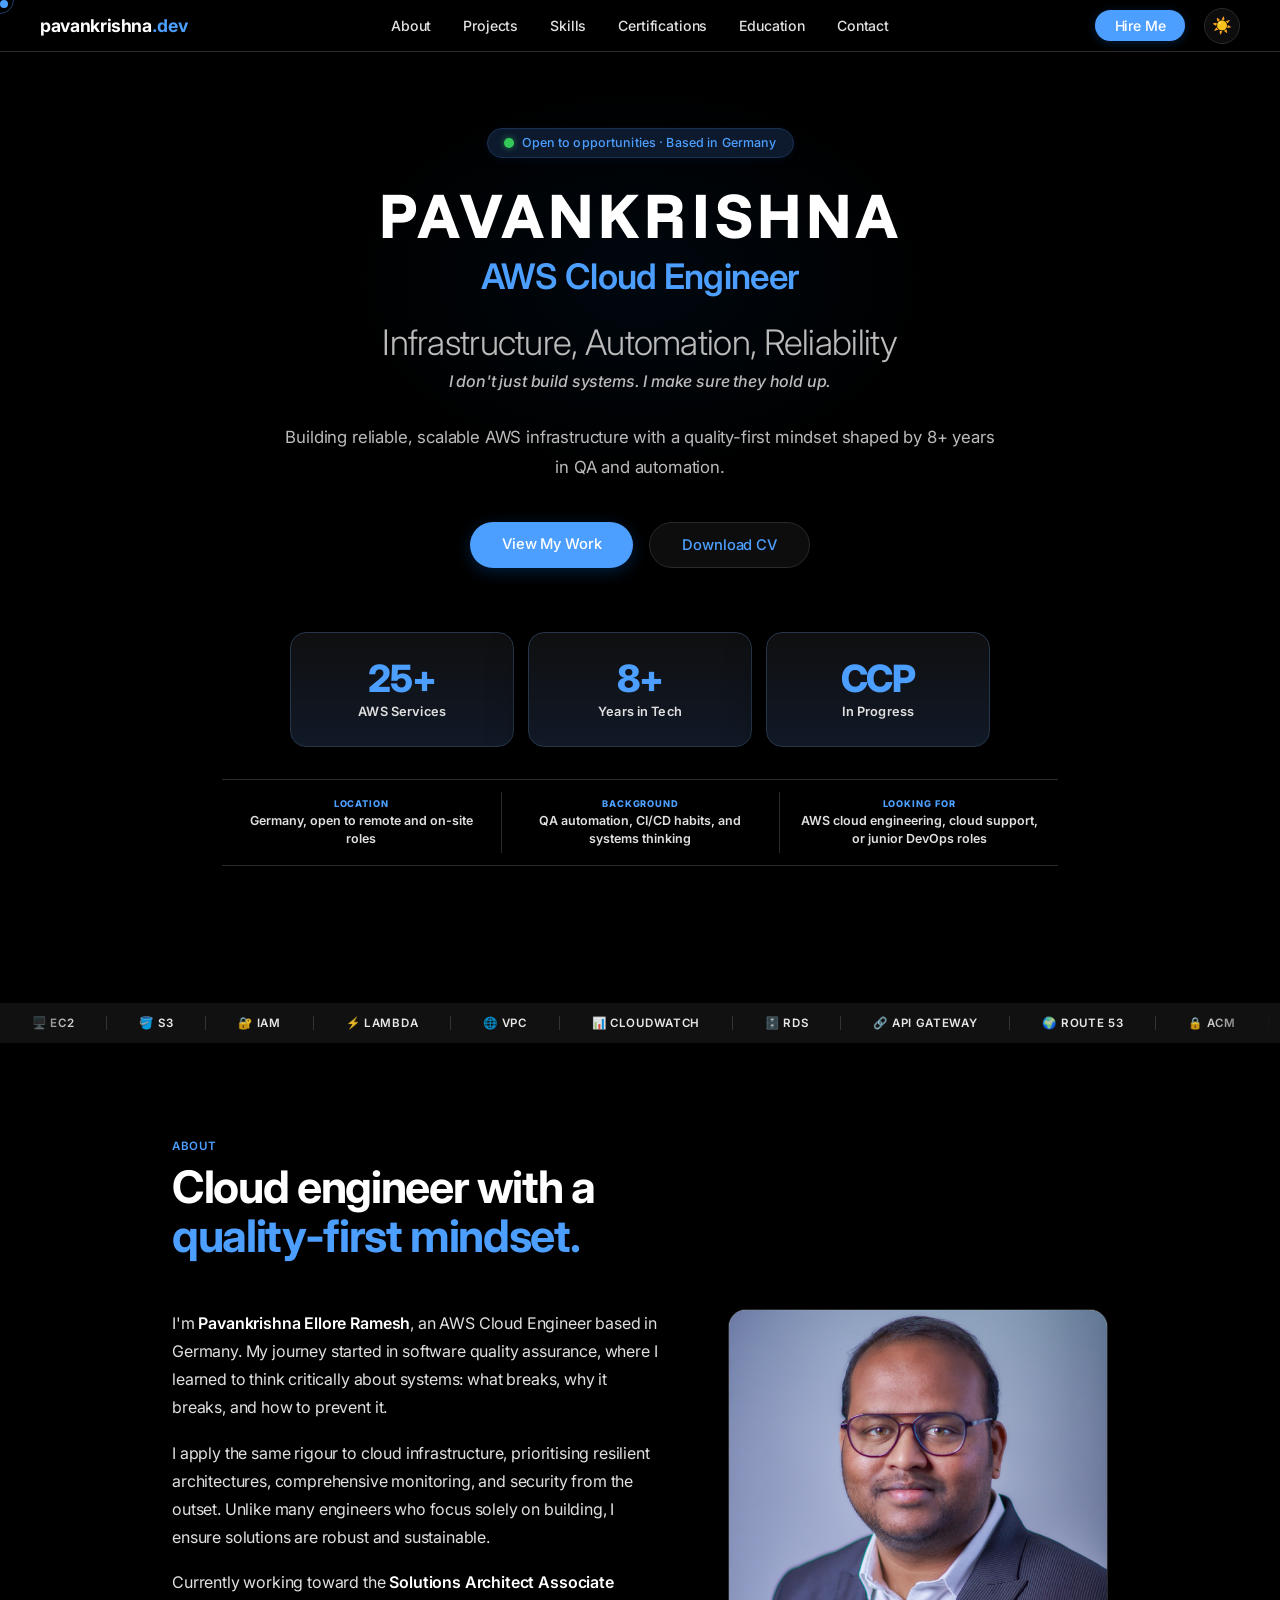
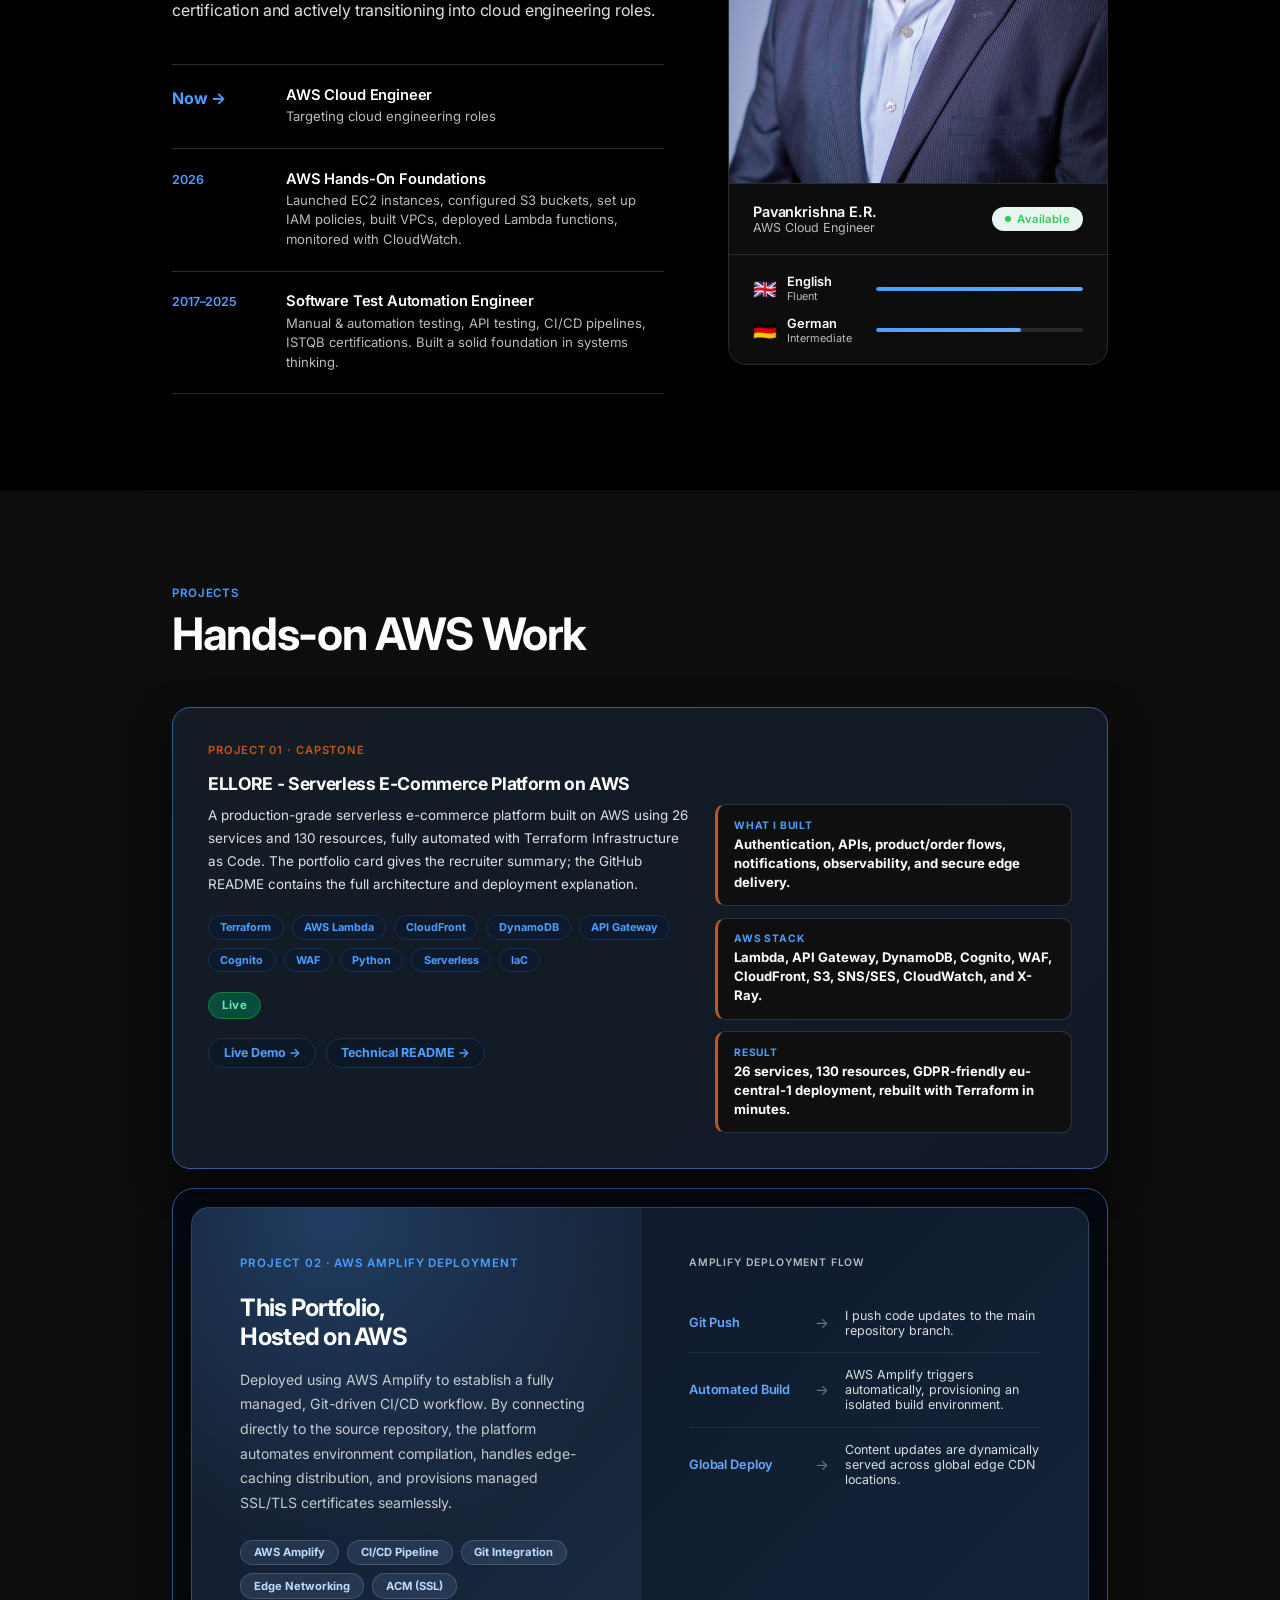
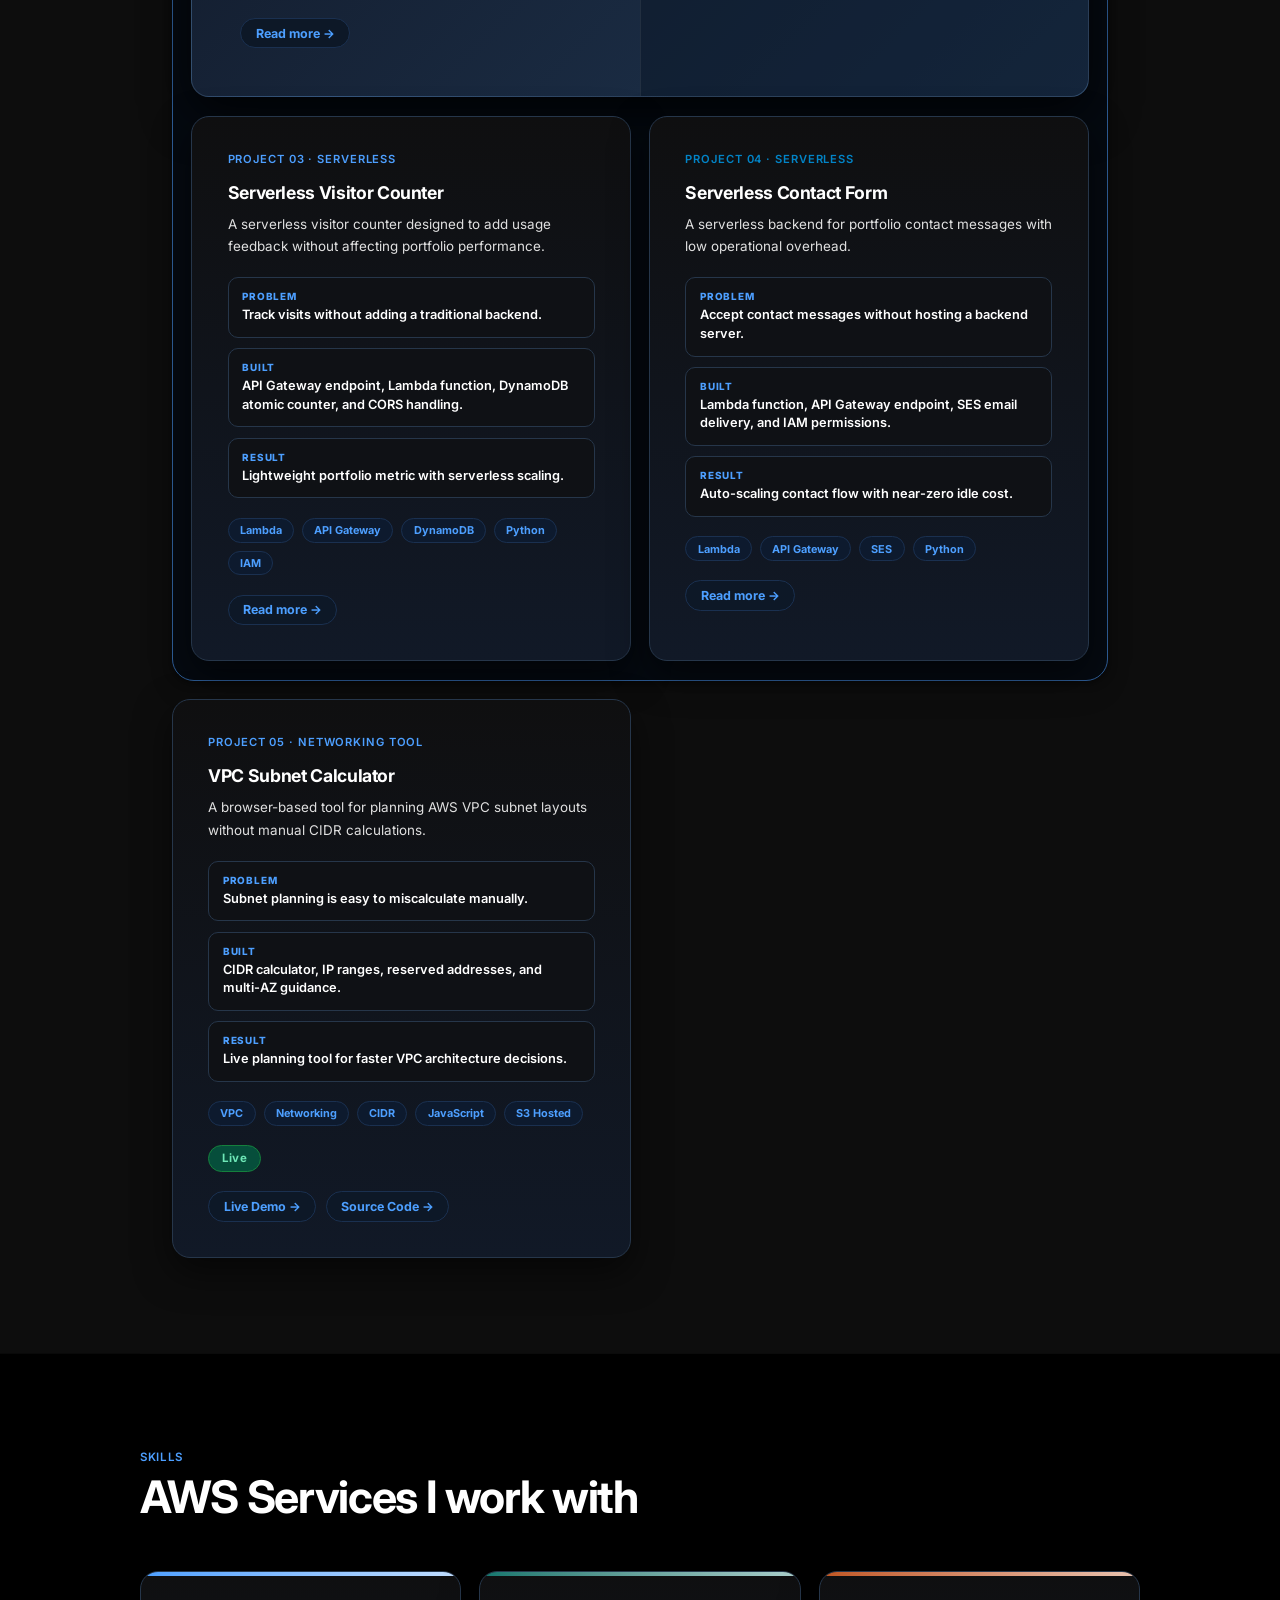
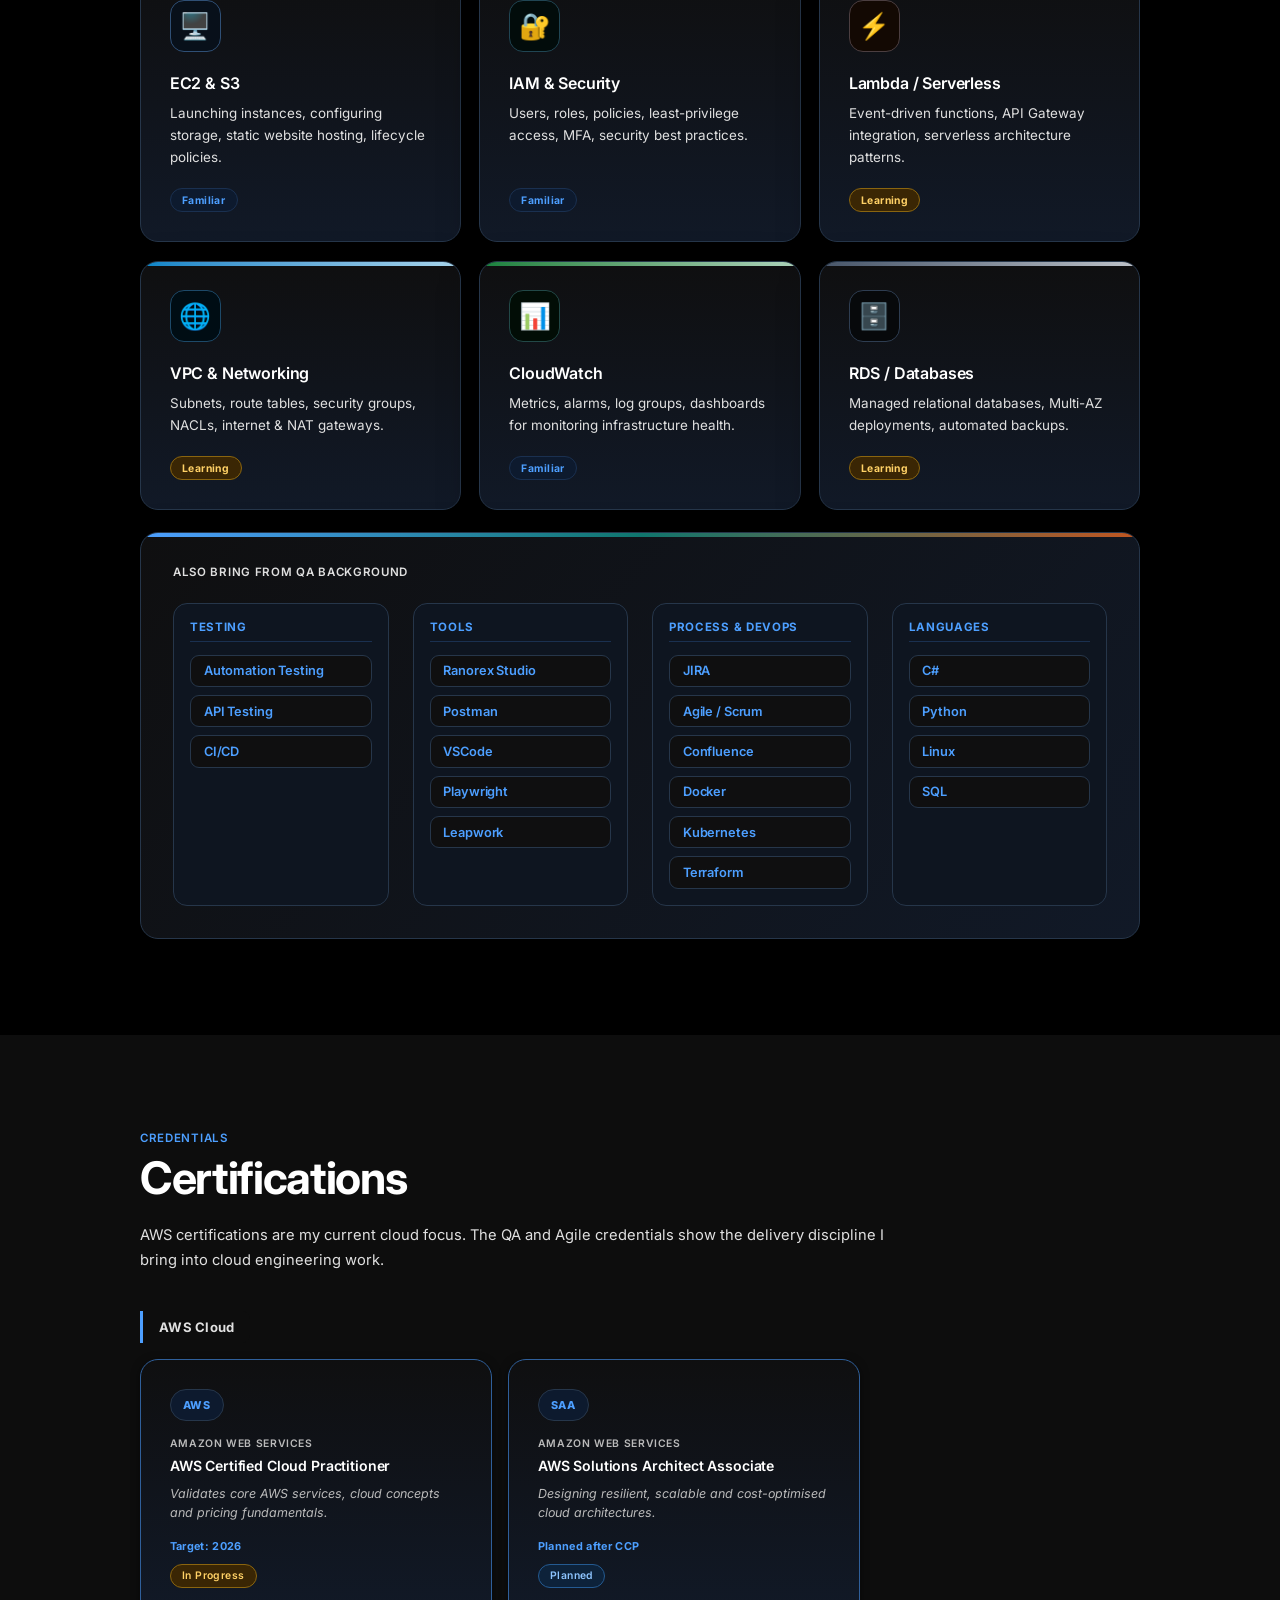
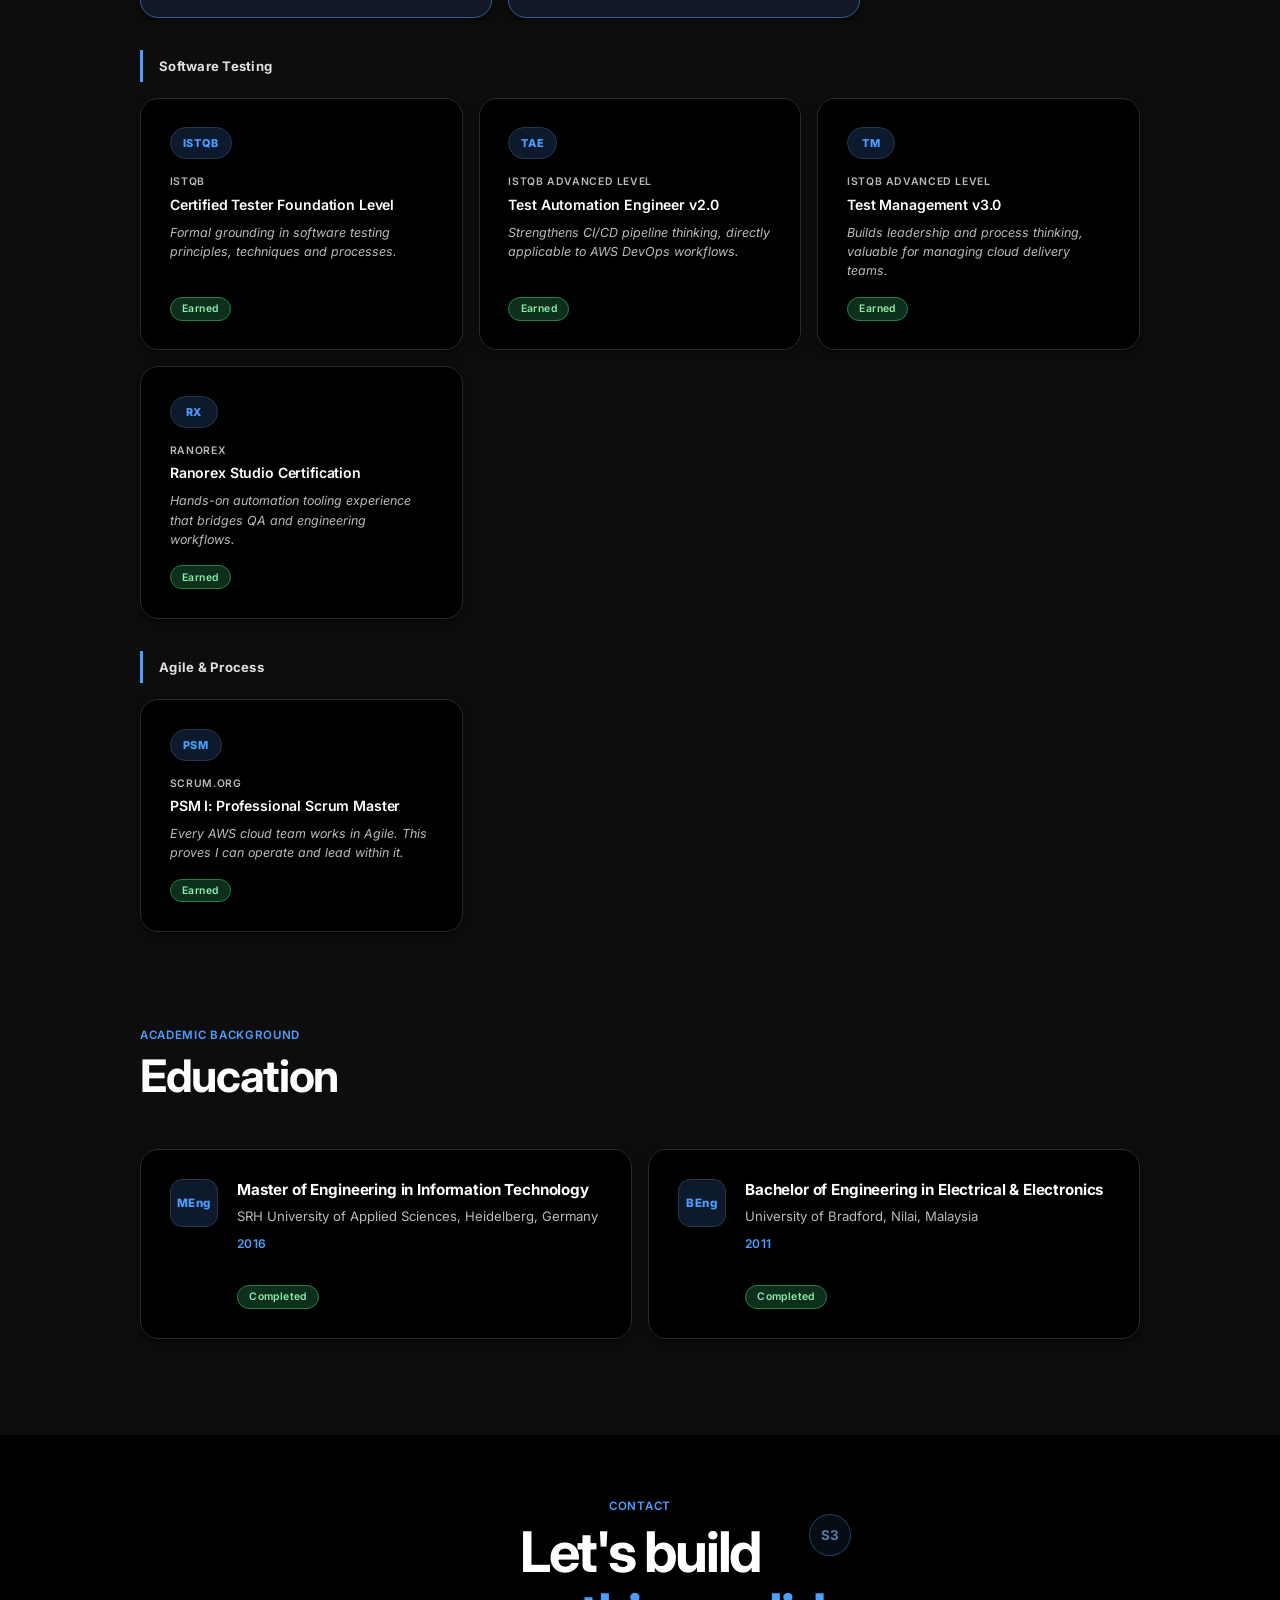
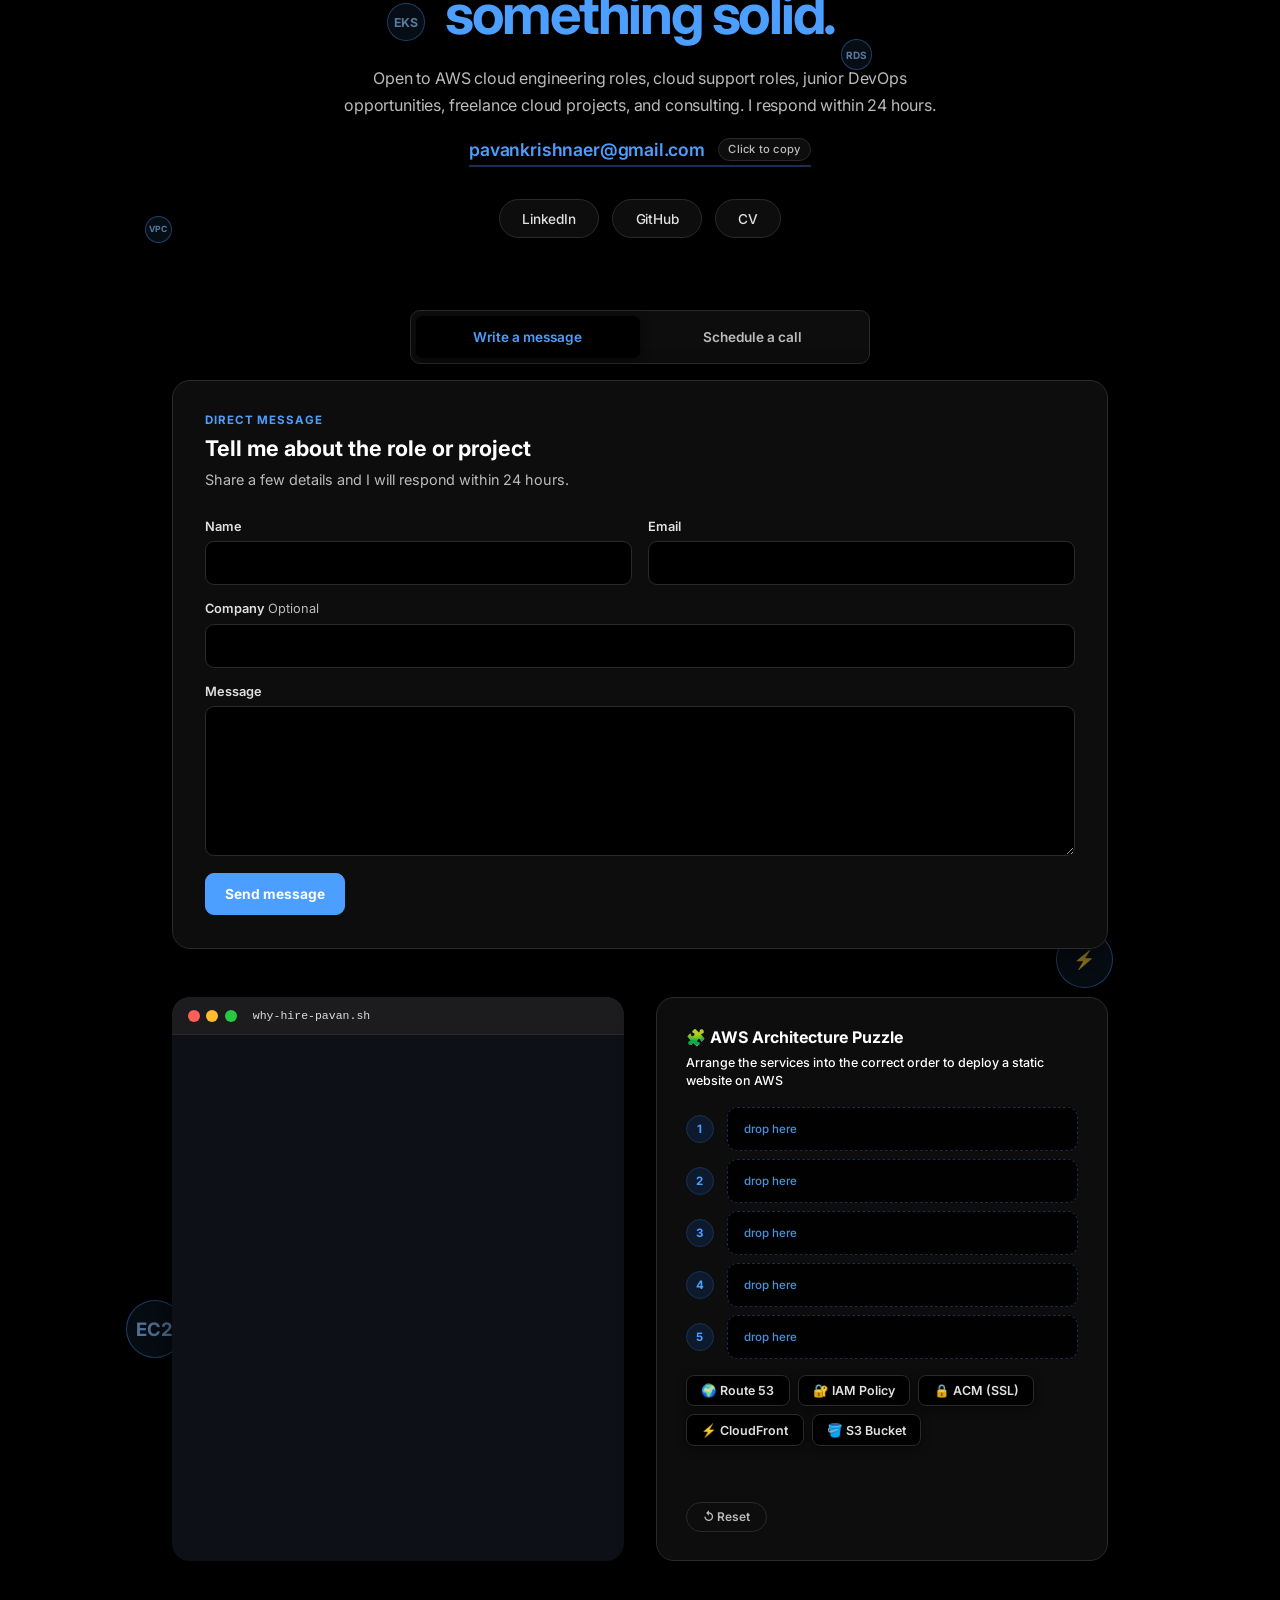
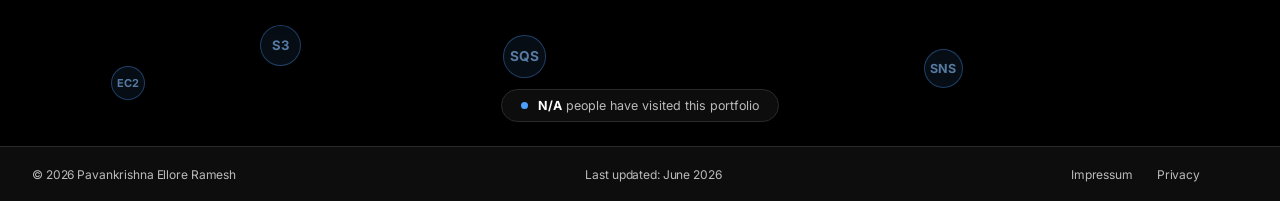
<file: index.html>
<!DOCTYPE html>
<html lang="en" data-theme="dark">

<head>
  <meta charset="UTF-8">
  <meta name="viewport" content="width=device-width, initial-scale=1.0">
  <title>Pavankrishna - Cloud Engineer</title>
  <meta name="description"
    content="AWS Cloud Engineer based in Germany with 8+ years QA background. Specialising in EC2, S3, Lambda, VPC, IAM, RDS and CloudWatch. Available for full-time roles and freelance projects.">
  <meta property="og:title" content="Pavankrishna Ellore - AWS Cloud Engineer">
  <meta property="og:description"
    content="Building reliable, scalable cloud infrastructure on AWS. Quality-first mindset. Based in Germany.">
  <meta property="og:image" content="https://pavankrishna.dev/og-image.png">
  <meta property="og:url" content="https://pavankrishna.dev">
  <meta property="og:type" content="website">
  <meta name="twitter:card" content="summary_large_image">
  <meta name="twitter:title" content="Pavankrishna Ellore - AWS Cloud Engineer">
  <meta name="twitter:description" content="Building reliable, scalable cloud infrastructure on AWS.">
  <meta name="twitter:image" content="https://pavankrishna.dev/og-image.png">
  <link rel="canonical" href="https://pavankrishna.dev/">
  <link rel="icon" href="favicon.svg" type="image/svg+xml">

  <script type="application/ld+json">
    {
      "@context": "https://schema.org",
      "@type": "Person",
      "name": "Pavankrishna Ellore Ramesh",
      "url": "https://pavankrishna.dev",
      "image": "https://pavankrishna.dev/photo.webp",
      "jobTitle": "AWS Cloud Engineer",
      "email": "mailto:pavankrishnaer@gmail.com",
      "address": {
        "@type": "PostalAddress",
        "addressLocality": "Hannover",
        "addressCountry": "DE"
      },
      "sameAs": [
        "https://www.linkedin.com/in/pavankrishnaer/",
        "https://github.com/Pavankrishnaer"
      ],
      "knowsAbout": [
        "AWS",
        "Cloud Infrastructure",
        "Quality Assurance",
        "Test Automation",
        "CI/CD",
        "Serverless"
      ]
    }
  </script>

  <link
    href="https://fonts.googleapis.com/css2?family=Inter:wght@300;400;500;600;700&family=Funnel+Sans:wght@700;800&display=swap"
    rel="stylesheet">
  <link rel="stylesheet" href="common.css">
  <script>
    (function () {
      const saved = localStorage.getItem('theme');
      document.documentElement.setAttribute('data-theme', saved || 'dark');
    })();
  </script>
  <link rel="stylesheet" href="index.css">
</head>

<body>

  <!-- Scroll Progress -->
  <div id="scrollProgress"></div>

  <!-- Back to Top -->
  <button id="backToTop" title="Back to top" aria-label="Back to top">↑</button>
  <div id="site-nav"></div>

  <!-- HERO -->
  <section id="home">
    <div class="hero">
      <div class="hero-eyebrow">
        <span class="live-dot"></span>
        Open to opportunities · Based in Germany
      </div>
      <h1 class="hero-name">Pavankrishna</h1>
      <div class="hero-role"><strong>AWS Cloud Engineer</strong></div>
      <div class="hero-role">Infrastructure, Automation, Reliability</div>
      <div class="hero-tagline">I don't just build systems. I make sure they hold up.</div>
      <p class="hero-desc">
        Building reliable, scalable AWS infrastructure with a quality-first mindset shaped by 8+ years in QA and
        automation.
      </p>
      <div class="hero-btns">
        <a href="#projects" class="btn-primary">View My Work</a>
        <a href="pavankrishna-cv.pdf" download="Pavankrishna_Ellore_Ramesh_AWS_Cloud_Engineer_CV.pdf"
          class="btn-secondary">Download CV</a>
      </div>

      <div class="stats-row">
        <div class="stat-box">
          <div class="stat-n stat-num" data-count="25" data-suffix="+">25+</div>
          <div class="stat-l">AWS Services</div>
        </div>
        <div class="stat-box">
          <div class="stat-n stat-num" data-count="8" data-suffix="+">8+</div>
          <div class="stat-l">Years in Tech</div>
        </div>
        <div class="stat-box">
          <div class="stat-n">CCP</div>
          <div class="stat-l">In Progress</div>
        </div>
      </div>

      <div class="recruiter-snapshot" aria-label="Recruiter snapshot">
        <div class="snapshot-item">
          <span>Location</span>
          <strong>Germany, open to remote and on-site roles</strong>
        </div>
        <div class="snapshot-item">
          <span>Background</span>
          <strong>QA automation, CI/CD habits, and systems thinking</strong>
        </div>
        <div class="snapshot-item">
          <span>Looking For</span>
          <strong>AWS cloud engineering, cloud support, or junior DevOps roles</strong>
        </div>
      </div>
    </div>

    <!-- Ticker -->
    <div class="ticker-wrap">
      <div class="ticker-track">
        <div class="t-item">🖥️ EC2</div>
        <div class="t-item">🪣 S3</div>
        <div class="t-item">🔐 IAM</div>
        <div class="t-item">⚡ Lambda</div>
        <div class="t-item">🌐 VPC</div>
        <div class="t-item">📊 CloudWatch</div>
        <div class="t-item">🗄️ RDS</div>
        <div class="t-item">🔗 API Gateway</div>
        <div class="t-item">🌍 Route 53</div>
        <div class="t-item">🔒 ACM</div>
        <div class="t-item">📬 SNS / SQS</div>
        <div class="t-item">🖥️ EC2</div>
        <div class="t-item">🪣 S3</div>
        <div class="t-item">🔐 IAM</div>
        <div class="t-item">⚡ Lambda</div>
        <div class="t-item">🌐 VPC</div>
        <div class="t-item">📊 CloudWatch</div>
        <div class="t-item">🗄️ RDS</div>
        <div class="t-item">🔗 API Gateway</div>
        <div class="t-item">🌍 Route 53</div>
        <div class="t-item">🔒 ACM</div>
        <div class="t-item">📬 SNS / SQS</div>
      </div>
    </div>
  </section>

  <!-- ABOUT -->
  <section class="section reveal" id="about">
    <div class="sec-label">About</div>
    <h2 class="sec-title">Cloud engineer with a<br><em>quality-first mindset.</em></h2>

    <div class="about-grid">
      <div class="about-body">
        <p>I'm <strong>Pavankrishna Ellore Ramesh</strong>, an AWS Cloud Engineer based in Germany. My journey started
          in software quality assurance, where I learned to think critically about systems: what breaks, why it breaks,
          and how to prevent it.</p>
        <p>I apply the same rigour to cloud infrastructure, prioritising resilient architectures, comprehensive
          monitoring, and security from the outset. Unlike many engineers who focus solely on building, I ensure
          solutions are robust and sustainable.</p>
        <p>Currently working toward the <strong>Solutions Architect Associate</strong> certification and actively
          transitioning into cloud engineering roles.</p>

        <div class="timeline">
          <div class="tl-row">
            <div class="tl-year now">Now →</div>
            <div>
              <div class="tl-title">AWS Cloud Engineer</div>
              <div class="tl-sub">Targeting cloud engineering roles</div>
            </div>
          </div>
          <div class="tl-row">
            <div class="tl-year">2026</div>
            <div>
              <div class="tl-title">AWS Hands-On Foundations</div>
              <div class="tl-sub">Launched EC2 instances, configured S3 buckets, set up IAM policies, built VPCs,
                deployed Lambda functions, monitored with CloudWatch.</div>
            </div>
          </div>
          <div class="tl-row">
            <div class="tl-year">2017–2025</div>
            <div>
              <div class="tl-title">Software Test Automation Engineer</div>
              <div class="tl-sub">Manual & automation testing, API testing, CI/CD pipelines, ISTQB certifications. Built
                a solid foundation in systems thinking.</div>
            </div>
          </div>
        </div>
      </div>

      <div>
        <div class="photo-card">
          <div class="photo-area">
            <img src="photo.webp" alt="Pavankrishna Ellore Ramesh" class="profile-photo" width="1200" height="1500"
              loading="lazy" decoding="async">
          </div>
          <div class="photo-footer">
            <div>
              <div class="photo-name">Pavankrishna E.R.</div>
              <div class="photo-role">AWS Cloud Engineer</div>
            </div>
            <div class="avail-pill">
              <span class="g-dot"></span>
              Available
            </div>
          </div>
          <div class="lang-row">
            <div class="lang-item">
              <span class="lang-flag">🇬🇧</span>
              <div>
                <div class="lang-name">English</div>
                <div class="lang-level">Fluent</div>
              </div>
              <div class="lang-bar">
                <div class="lang-fill lang-fill-full"></div>
              </div>
            </div>
            <div class="lang-item">
              <span class="lang-flag">🇩🇪</span>
              <div>
                <div class="lang-name">German</div>
                <div class="lang-level">Intermediate</div>
              </div>
              <div class="lang-bar">
                <div class="lang-fill lang-fill-intermediate"></div>
              </div>
            </div>
          </div>
        </div>
      </div>
    </div>
  </section>

  <!-- PROJECTS -->
  <section class="section reveal" id="projects">
    <div class="sec-label">Projects</div>
    <h2 class="sec-title">Hands-on AWS Work</h2>

    <!-- PROJECT 01 -->
    <div class="proj-card proj-card-wide project-lead">
      <div class="pc-num">Project 01 · Capstone</div>
      <div class="pc-name">ELLORE - Serverless E-Commerce Platform on AWS</div>
      <div class="pc-wide-body">
        <div>
          <p class="pc-desc">A production-grade serverless e-commerce platform built on AWS using 26 services and
            130 resources, fully automated with Terraform Infrastructure as Code. The portfolio card gives the
            recruiter summary; the GitHub README contains the full architecture and deployment explanation.</p>
          <div class="pc-tags">
            <span class="pc-tag">Terraform</span>
            <span class="pc-tag">AWS Lambda</span>
            <span class="pc-tag">CloudFront</span>
            <span class="pc-tag">DynamoDB</span>
            <span class="pc-tag">API Gateway</span>
            <span class="pc-tag">Cognito</span>
            <span class="pc-tag">WAF</span>
            <span class="pc-tag">Python</span>
            <span class="pc-tag">Serverless</span>
            <span class="pc-tag">IaC</span>
          </div>
          <div class="pc-actions">
            <span class="pc-badge-live">Live</span>
          </div>
          <div class="pc-actions">
            <a href="https://db9eznxxz6xrn.cloudfront.net/" target="_blank" rel="noopener noreferrer"
              class="pc-link">Live Demo →</a>
            <a href="https://github.com/Pavankrishnaer/AWS-Learning/tree/main/Capstone%20Project" target="_blank"
              rel="noopener noreferrer" class="pc-link">Technical README →</a>
          </div>
        </div>
        <div class="pc-highlights" aria-label="Capstone project highlights">
          <div class="pc-highlight">
            <span>What I Built</span>
            <strong>Authentication, APIs, product/order flows, notifications, observability, and secure edge
              delivery.</strong>
          </div>
          <div class="pc-highlight">
            <span>AWS Stack</span>
            <strong>Lambda, API Gateway, DynamoDB, Cognito, WAF, CloudFront, S3, SNS/SES, CloudWatch, and
              X-Ray.</strong>
          </div>
          <div class="pc-highlight">
            <span>Result</span>
            <strong>26 services, 130 resources, GDPR-friendly eu-central-1 deployment, rebuilt with Terraform in
              minutes.</strong>
          </div>
        </div>
      </div>
    </div>

    <div class="project-platform-group">
      <!-- PROJECT 02 -->
      <div class="proj-featured">
        <div class="proj-feat-left">
          <div class="proj-num">Project 02 · AWS Amplify Deployment</div>
          <div class="proj-name">This Portfolio,<br>Hosted on AWS</div>
          <p class="proj-desc">Deployed using AWS Amplify to establish a fully managed, Git-driven CI/CD workflow. By
            connecting directly to the source repository, the platform automates environment compilation, handles
            edge-caching distribution, and provisions managed SSL/TLS certificates seamlessly.</p>
          <div class="proj-tags">
            <span class="proj-tag">AWS Amplify</span>
            <span class="proj-tag">CI/CD Pipeline</span>
            <span class="proj-tag">Git Integration</span>
            <span class="proj-tag">Edge Networking</span>
            <span class="proj-tag">ACM (SSL)</span>
          </div>
          <div class="pc-actions">
            <a href="how-i-built-this.html" class="pc-link">Read more →</a>
          </div>
        </div>
        <div class="proj-feat-right">
          <div class="arch-label">Amplify Deployment Flow</div>
          <div class="arch-flow">
            <div class="arch-item"><span class="arch-svc">Git Push</span><span class="arch-arr">→</span><span
                class="arch-info">I push code updates to the main repository branch.</span></div>
            <div class="arch-item"><span class="arch-svc">Automated Build</span><span class="arch-arr">→</span><span
                class="arch-info">AWS Amplify triggers automatically, provisioning an isolated build environment.</span>
            </div>
            <div class="arch-item"><span class="arch-svc">Global Deploy</span><span class="arch-arr">→</span><span
                class="arch-info">Content updates are dynamically served across global edge CDN locations.</span></div>
          </div>
        </div>
      </div>

      <div class="proj-grid-2">
        <!-- PROJECT 03 -->
        <div class="proj-card">
          <div class="pc-num">Project 03 · Serverless</div>
          <div class="pc-name">Serverless Visitor Counter</div>
          <p class="pc-desc">A serverless visitor counter designed to add usage feedback without affecting portfolio
            performance.</p>
          <div class="pc-facts">
            <div><span>Problem</span><strong>Track visits without adding a traditional backend.</strong></div>
            <div><span>Built</span><strong>API Gateway endpoint, Lambda function, DynamoDB atomic counter, and CORS
                handling.</strong></div>
            <div><span>Result</span><strong>Lightweight portfolio metric with serverless scaling.</strong></div>
          </div>
          <div class="pc-tags">
            <span class="pc-tag">Lambda</span>
            <span class="pc-tag">API Gateway</span>
            <span class="pc-tag">DynamoDB</span>
            <span class="pc-tag">Python</span>
            <span class="pc-tag">IAM</span>
          </div>
          <div class="pc-actions">
            <a href="serverless-visitor-counter.html" class="pc-link">Read more →</a>
          </div>
        </div>

        <!-- PROJECT 04 -->
        <div class="proj-card">
          <div class="pc-num">Project 04 · Serverless</div>
          <div class="pc-name">Serverless Contact Form</div>
          <p class="pc-desc">A serverless backend for portfolio contact messages with low operational overhead.</p>
          <div class="pc-facts">
            <div><span>Problem</span><strong>Accept contact messages without hosting a backend server.</strong></div>
            <div><span>Built</span><strong>Lambda function, API Gateway endpoint, SES email delivery, and IAM
                permissions.</strong></div>
            <div><span>Result</span><strong>Auto-scaling contact flow with near-zero idle cost.</strong></div>
          </div>
          <div class="pc-tags">
            <span class="pc-tag">Lambda</span>
            <span class="pc-tag">API Gateway</span>
            <span class="pc-tag">SES</span>
            <span class="pc-tag">Python</span>
          </div>
          <div class="pc-actions">
            <a href="serverless-contact-form.html" class="pc-link">Read more →</a>
          </div>
        </div>
      </div>
    </div>

    <div class="proj-grid-2 project-tail-grid">
      <!-- PROJECT 05 -->
      <div class="proj-card">
        <div class="pc-num">Project 05 · Networking Tool</div>
        <div class="pc-name">VPC Subnet Calculator</div>

        <p class="pc-desc">A browser-based tool for planning AWS VPC subnet layouts without manual CIDR calculations.</p>
        <div class="pc-facts">
          <div><span>Problem</span><strong>Subnet planning is easy to miscalculate manually.</strong></div>
          <div><span>Built</span><strong>CIDR calculator, IP ranges, reserved addresses, and multi-AZ guidance.</strong>
          </div>
          <div><span>Result</span><strong>Live planning tool for faster VPC architecture decisions.</strong></div>
        </div>
        <div class="pc-tags">
          <span class="pc-tag">VPC</span>
          <span class="pc-tag">Networking</span>
          <span class="pc-tag">CIDR</span>
          <span class="pc-tag">JavaScript</span>
          <span class="pc-tag">S3 Hosted</span>
        </div>
        <div class="pc-actions">
          <span class="pc-badge-live">Live</span>
        </div>
        <div class="pc-actions">
          <a href="https://pavankrishnaer.github.io/vpc-calculator/" target="_blank" rel="noopener noreferrer"
            class="pc-link">Live Demo →</a>
          <a href="https://github.com/Pavankrishnaer/vpc-calculator" target="_blank" rel="noopener noreferrer"
            class="pc-link">Source Code →</a>
        </div>
      </div>
    </div>
  </section>

  <!-- SKILLS -->
  <div class="section-full reveal" id="skills">
    <div class="section-full-inner">
      <div class="sec-label">Skills</div>
      <h2 class="sec-title">AWS Services I work with</h2>

      <div class="aws-grid">
        <div class="aws-card">
          <div class="aws-card-icon">🖥️</div>
          <div class="aws-card-name">EC2 & S3</div>
          <div class="aws-card-detail">Launching instances, configuring storage, static website hosting, lifecycle
            policies.</div>
          <div class="aws-badge b-familiar">Familiar</div>
        </div>
        <div class="aws-card">
          <div class="aws-card-icon">🔐</div>
          <div class="aws-card-name">IAM & Security</div>
          <div class="aws-card-detail">Users, roles, policies, least-privilege access, MFA, security best practices.
          </div>
          <div class="aws-badge b-familiar">Familiar</div>
        </div>
        <div class="aws-card">
          <div class="aws-card-icon">⚡</div>
          <div class="aws-card-name">Lambda / Serverless</div>
          <div class="aws-card-detail">Event-driven functions, API Gateway integration, serverless architecture
            patterns.</div>
          <div class="aws-badge b-learning">Learning</div>
        </div>
        <div class="aws-card">
          <div class="aws-card-icon">🌐</div>
          <div class="aws-card-name">VPC & Networking</div>
          <div class="aws-card-detail">Subnets, route tables, security groups, NACLs, internet & NAT gateways.</div>
          <div class="aws-badge b-learning">Learning</div>
        </div>
        <div class="aws-card">
          <div class="aws-card-icon">📊</div>
          <div class="aws-card-name">CloudWatch</div>
          <div class="aws-card-detail">Metrics, alarms, log groups, dashboards for monitoring infrastructure health.
          </div>
          <div class="aws-badge b-familiar">Familiar</div>
        </div>
        <div class="aws-card">
          <div class="aws-card-icon">🗄️</div>
          <div class="aws-card-name">RDS / Databases</div>
          <div class="aws-card-detail">Managed relational databases, Multi-AZ deployments, automated backups.</div>
          <div class="aws-badge b-learning">Learning</div>
        </div>
      </div>

      <div class="qa-card">
        <div class="qa-label">Also bring from QA background</div>
        <button class="qa-toggle" type="button" aria-expanded="false" aria-controls="qaColumns">
          <span>Also bring from QA background</span>
          <span class="qa-toggle-icon" aria-hidden="true">⌄</span>
        </button>
        <div class="qa-columns" id="qaColumns">
          <div class="qa-col">
            <div class="qa-col-title">Testing</div>
            <span class="qa-tag">Automation Testing</span>
            <span class="qa-tag">API Testing</span>
            <span class="qa-tag">CI/CD</span>
          </div>
          <div class="qa-col">
            <div class="qa-col-title">Tools</div>
            <span class="qa-tag">Ranorex Studio</span>
            <span class="qa-tag">Postman</span>
            <span class="qa-tag">VSCode</span>
            <span class="qa-tag">Playwright</span>
            <span class="qa-tag">Leapwork</span>
          </div>
          <div class="qa-col">
            <div class="qa-col-title">Process & DevOps</div>
            <span class="qa-tag">JIRA</span>
            <span class="qa-tag">Agile / Scrum</span>
            <span class="qa-tag">Confluence</span>
            <span class="qa-tag">Docker</span>
            <span class="qa-tag">Kubernetes</span>
            <span class="qa-tag">Terraform</span>
          </div>
          <div class="qa-col">
            <div class="qa-col-title">Languages</div>
            <span class="qa-tag">C#</span>
            <span class="qa-tag">Python</span>
            <span class="qa-tag">Linux</span>
            <span class="qa-tag">SQL</span>
          </div>
        </div>
      </div>
    </div>
  </div>

  <!-- CERTIFICATIONS -->
  <div class="section-full section-full-compact-bottom reveal" id="certs">
    <div class="section-full-inner">
      <div class="sec-label">Credentials</div>
      <h2 class="sec-title">Certifications</h2>
      <p class="cert-section-note">AWS certifications are my current cloud focus. The QA and Agile credentials show the
        delivery discipline I bring into cloud engineering work.</p>

      <div class="cert-group-label">AWS Cloud</div>
      <div class="certs-grid certs-grid-spaced certs-grid-aws">
        <div class="cert-card">
          <div class="cert-icon">AWS</div>
          <div class="cert-org">Amazon Web Services</div>
          <div class="cert-name">AWS Certified Cloud Practitioner</div>
          <div class="cert-tagline">Validates core AWS services, cloud concepts and pricing fundamentals.</div>
          <div class="cert-meta">Target: 2026</div>
          <div class="cert-pill p-progress">In Progress</div>
        </div>
        <div class="cert-card">
          <div class="cert-icon">SAA</div>
          <div class="cert-org">Amazon Web Services</div>
          <div class="cert-name">AWS Solutions Architect Associate</div>
          <div class="cert-tagline">Designing resilient, scalable and cost-optimised cloud architectures.</div>
          <div class="cert-meta">Planned after CCP</div>
          <div class="cert-pill p-planned">Planned</div>
        </div>
      </div>

      <div class="cert-group-label">Software Testing</div>
      <div class="certs-grid certs-grid-spaced">
        <div class="cert-card">
          <div class="cert-icon">ISTQB</div>
          <div class="cert-org">ISTQB</div>
          <div class="cert-name">Certified Tester Foundation Level</div>
          <div class="cert-tagline">Formal grounding in software testing principles, techniques and processes.</div>
          <div class="cert-pill p-earned">Earned</div>
        </div>
        <div class="cert-card">
          <div class="cert-icon">TAE</div>
          <div class="cert-org">ISTQB Advanced Level</div>
          <div class="cert-name">Test Automation Engineer v2.0</div>
          <div class="cert-tagline">Strengthens CI/CD pipeline thinking, directly applicable to AWS DevOps workflows.
          </div>
          <div class="cert-pill p-earned">Earned</div>
        </div>
        <div class="cert-card">
          <div class="cert-icon">TM</div>
          <div class="cert-org">ISTQB Advanced Level</div>
          <div class="cert-name">Test Management v3.0</div>
          <div class="cert-tagline">Builds leadership and process thinking, valuable for managing cloud delivery teams.
          </div>
          <div class="cert-pill p-earned">Earned</div>
        </div>
        <div class="cert-card">
          <div class="cert-icon">RX</div>
          <div class="cert-org">Ranorex</div>
          <div class="cert-name">Ranorex Studio Certification</div>
          <div class="cert-tagline">Hands-on automation tooling experience that bridges QA and engineering workflows.
          </div>
          <div class="cert-pill p-earned">Earned</div>
        </div>
      </div>

      <div class="cert-group-label">Agile & Process</div>
      <div class="certs-grid">
        <div class="cert-card">
          <div class="cert-icon">PSM</div>
          <div class="cert-org">Scrum.org</div>
          <div class="cert-name">PSM I: Professional Scrum Master</div>
          <div class="cert-tagline">Every AWS cloud team works in Agile. This proves I can operate and lead within it.
          </div>
          <div class="cert-pill p-earned">Earned</div>
        </div>
      </div>
    </div>
  </div>

  <!-- EDUCATION -->
  <div class="section-full section-full-compact-top reveal" id="education">
    <div class="section-full-inner">
      <div class="sec-label">Academic Background</div>
      <h2 class="sec-title">Education</h2>
      <div class="edu-grid">
        <div class="edu-card">
          <div class="edu-icon">MEng</div>
          <div class="edu-body">
            <div class="edu-degree">Master of Engineering in Information Technology</div>
            <div class="edu-school">SRH University of Applied Sciences, Heidelberg, Germany</div>
            <div class="edu-meta"><span class="edu-year">2016</span></div>
            <div class="cert-pill cert-pill-auto p-earned">Completed</div>
          </div>
        </div>
        <div class="edu-card">
          <div class="edu-icon">BEng</div>
          <div class="edu-body">
            <div class="edu-degree">Bachelor of Engineering in Electrical &amp; Electronics</div>
            <div class="edu-school">University of Bradford, Nilai, Malaysia</div>
            <div class="edu-meta"><span class="edu-year">2011</span></div>
            <div class="cert-pill cert-pill-auto p-earned">Completed</div>
          </div>
        </div>
      </div>
    </div>
  </div>

  <!-- CONTACT -->
  <section id="contact" class="contact-section reveal">
    <div id="cssBubbles"></div>
    <div class="contact-hero contact-layer">
      <div class="sec-label contact-label">Contact</div>
      <h2 class="contact-big">Let's build<br><em>something solid.</em></h2>
      <p class="contact-sub">Open to AWS cloud engineering roles, cloud support roles, junior DevOps opportunities,
        freelance cloud projects, and consulting. I respond within 24 hours.</p>
      <div class="contact-email-copy" title="Email me or copy address">
        <a id="emailText" class="email-link" href="mailto:pavankrishnaer@gmail.com"
          aria-label="Email pavankrishnaer@gmail.com" data-full-email="pavankrishnaer@gmail.com"
          data-short-email="pavankrishnaer@gmail"></a>
        <button id="emailCopyHint" class="copy-hint" type="button" onclick="copyEmail()">Click to copy</button>
      </div>
      <div class="contact-links">
        <a href="https://www.linkedin.com/in/pavankrishnaer/" target="_blank" rel="noopener noreferrer"
          class="c-chip">LinkedIn</a>
        <a href="https://github.com/Pavankrishnaer" target="_blank" rel="noopener noreferrer" class="c-chip">GitHub</a>
        <a href="pavankrishna-cv.pdf" download="Pavankrishna_Ellore_Ramesh_AWS_Cloud_Engineer_CV.pdf"
          class="c-chip">CV</a>
      </div>
    </div>

    <div class="contact-options contact-layer">
      <div class="contact-option-tabs" role="tablist" aria-label="Contact options">
        <button class="contact-option-tab active" id="messageTab" type="button" role="tab"
          aria-selected="true" aria-controls="messagePanel" data-contact-view="message">
          Write a message
        </button>
        <button class="contact-option-tab" id="calendarTab" type="button" role="tab"
          aria-selected="false" aria-controls="calendarPanel" data-contact-view="calendar">
          Schedule a call
        </button>
      </div>

      <div class="contact-option-panel active" id="messagePanel" role="tabpanel" aria-labelledby="messageTab">
        <div class="contact-panel-heading">
          <span class="contact-panel-kicker">Direct message</span>
          <h3>Tell me about the role or project</h3>
          <p>Share a few details and I will respond within 24 hours.</p>
        </div>

        <form class="contact-form" id="recruiterContactForm" novalidate>
          <div class="contact-form-row">
            <div class="contact-field">
              <label for="contactName">Name</label>
              <input id="contactName" name="name" type="text" autocomplete="name" required>
            </div>
            <div class="contact-field">
              <label for="contactEmail">Email</label>
              <input id="contactEmail" name="email" type="email" autocomplete="email" required>
            </div>
          </div>
          <div class="contact-field">
            <label for="contactCompany">Company <span>Optional</span></label>
            <input id="contactCompany" name="company" type="text" autocomplete="organization">
          </div>
          <div class="contact-field">
            <label for="contactMessage">Message</label>
            <textarea id="contactMessage" name="message" rows="6" required></textarea>
          </div>
          <div class="contact-field contact-honeypot" aria-hidden="true">
            <label for="contactWebsite">Website</label>
            <input id="contactWebsite" name="website" type="text" tabindex="-1" autocomplete="off">
          </div>
          <div class="contact-form-footer">
            <button class="contact-submit" type="submit">Send message</button>
            <p class="contact-form-status" id="contactFormStatus" role="status" aria-live="polite"></p>
          </div>
        </form>
      </div>

      <div class="contact-option-panel" id="calendarPanel" role="tabpanel" aria-labelledby="calendarTab" hidden>
        <div class="contact-panel-heading">
          <span class="contact-panel-kicker">Calendly</span>
          <h3>Choose a convenient time</h3>
          <p>Book a short conversation directly in the calendar below.</p>
        </div>
        <div class="calendly-frame">
          <div class="calendly-inline-widget" data-url="https://calendly.com/pavankrishnaer"
            style="min-width:320px;height:700px;"></div>
        </div>
        <p class="calendly-fallback">
          Calendar not loading?
          <a href="https://calendly.com/pavankrishnaer" target="_blank" rel="noopener noreferrer">Open Calendly</a>
        </p>
      </div>
    </div>

    <!-- Two col: Terminal + Puzzle -->
    <div class="contact-two-col contact-layer">

      <!-- LEFT: Terminal -->
      <div class="terminal-card">
        <div class="terminal-bar">
          <span class="t-btn t-red"></span>
          <span class="t-btn t-yellow"></span>
          <span class="t-btn t-green"></span>
          <span class="t-title">why-hire-pavan.sh</span>
        </div>
        <div class="terminal-body" id="terminalBody"></div>
      </div>

      <!-- RIGHT: Puzzle -->
      <div class="puzzle-card">
        <div class="puzzle-header">
          <div class="puzzle-title">🧩 AWS Architecture Puzzle</div>
          <div class="puzzle-sub">Arrange the services into the correct order to deploy a static website on AWS</div>
        </div>
        <div class="puzzle-zone" id="puzzleZone"></div>
        <div class="puzzle-bank" id="puzzleBank"></div>
        <div class="puzzle-feedback" id="puzzleFeedback"></div>
        <button class="puzzle-reset" id="puzzleReset" onclick="resetPuzzle()">↺ Reset</button>
      </div>

    </div>

    <!-- Visitor counter below puzzles -->
    <div class="visitor-counter-wrap">
      <div class="visitor-counter">
        <div class="visitor-pulse"></div>
        <span><strong id="visitorCount">-</strong> people have visited this portfolio</span>
      </div>
    </div>
  </section>
  <div id="site-footer"></div>
  <script src="common.js"></script>
  <script src="index.js"></script>

</body>

</html>
</file>
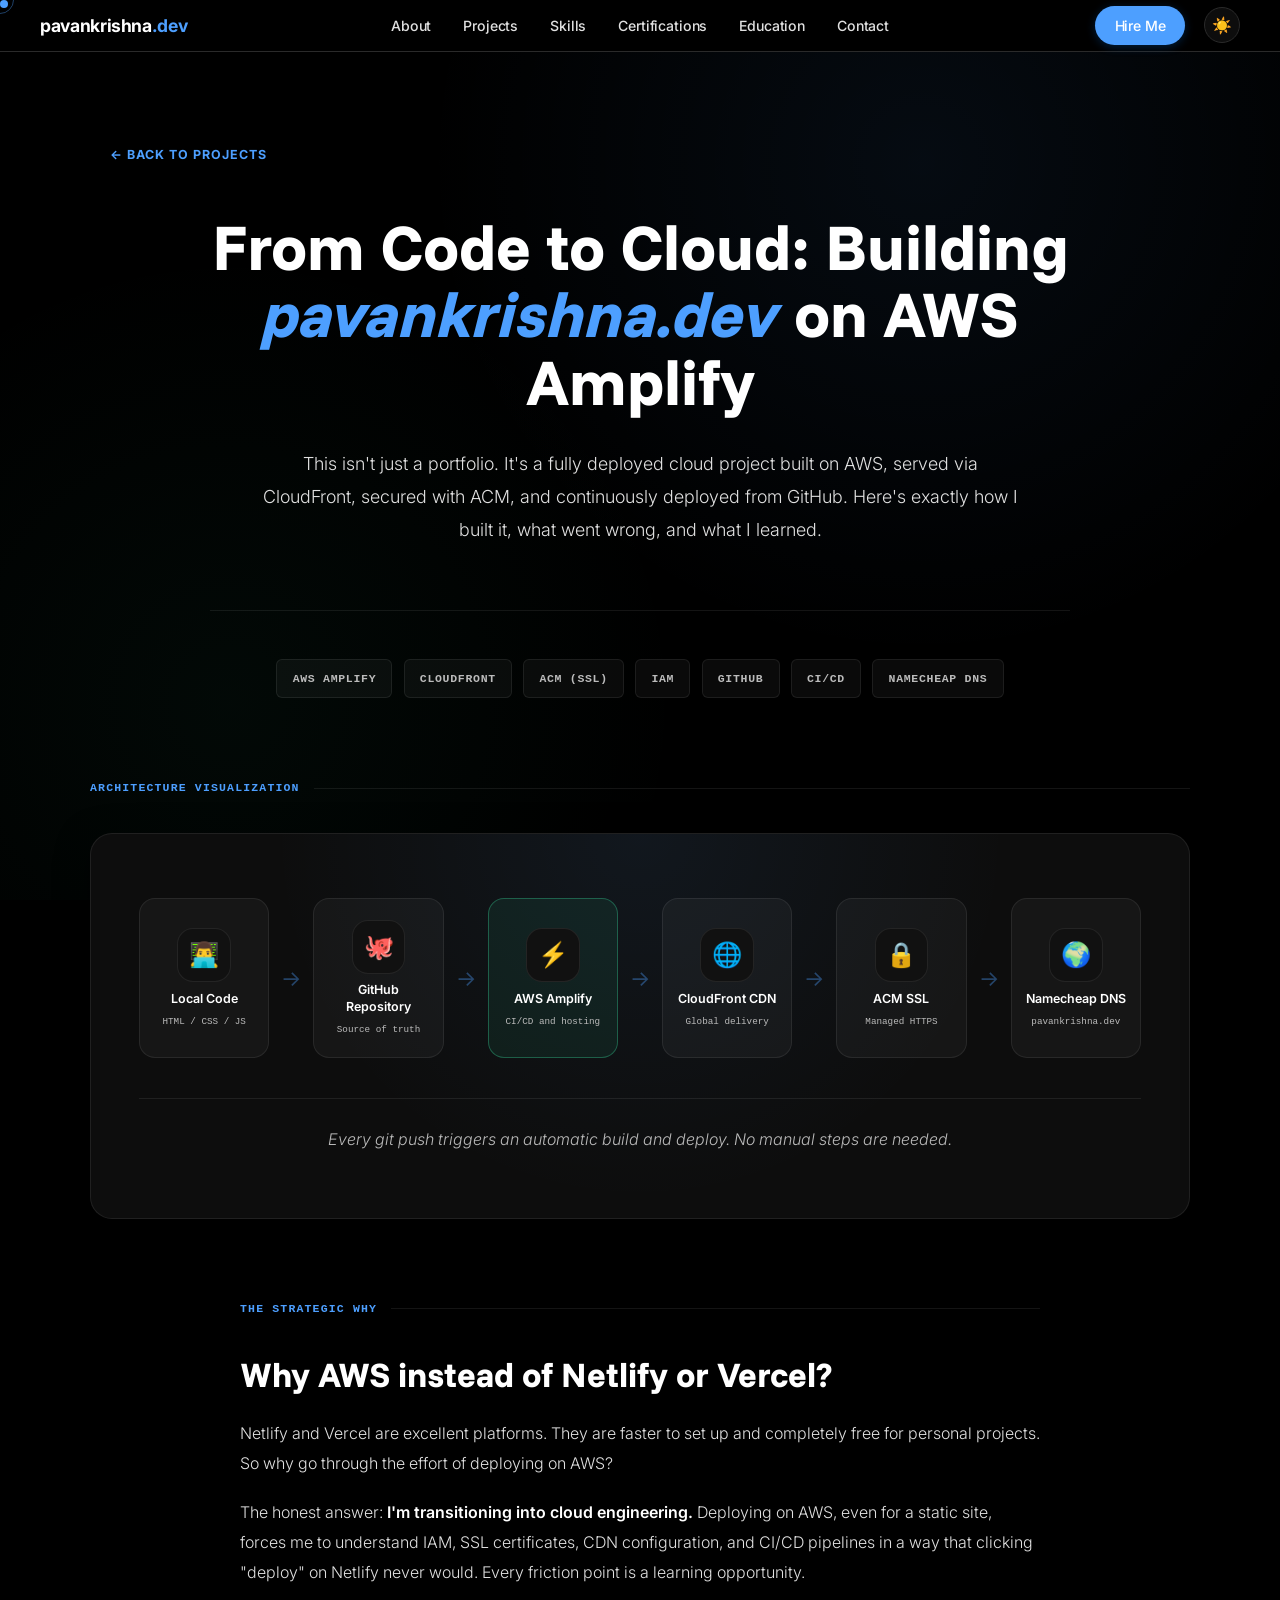
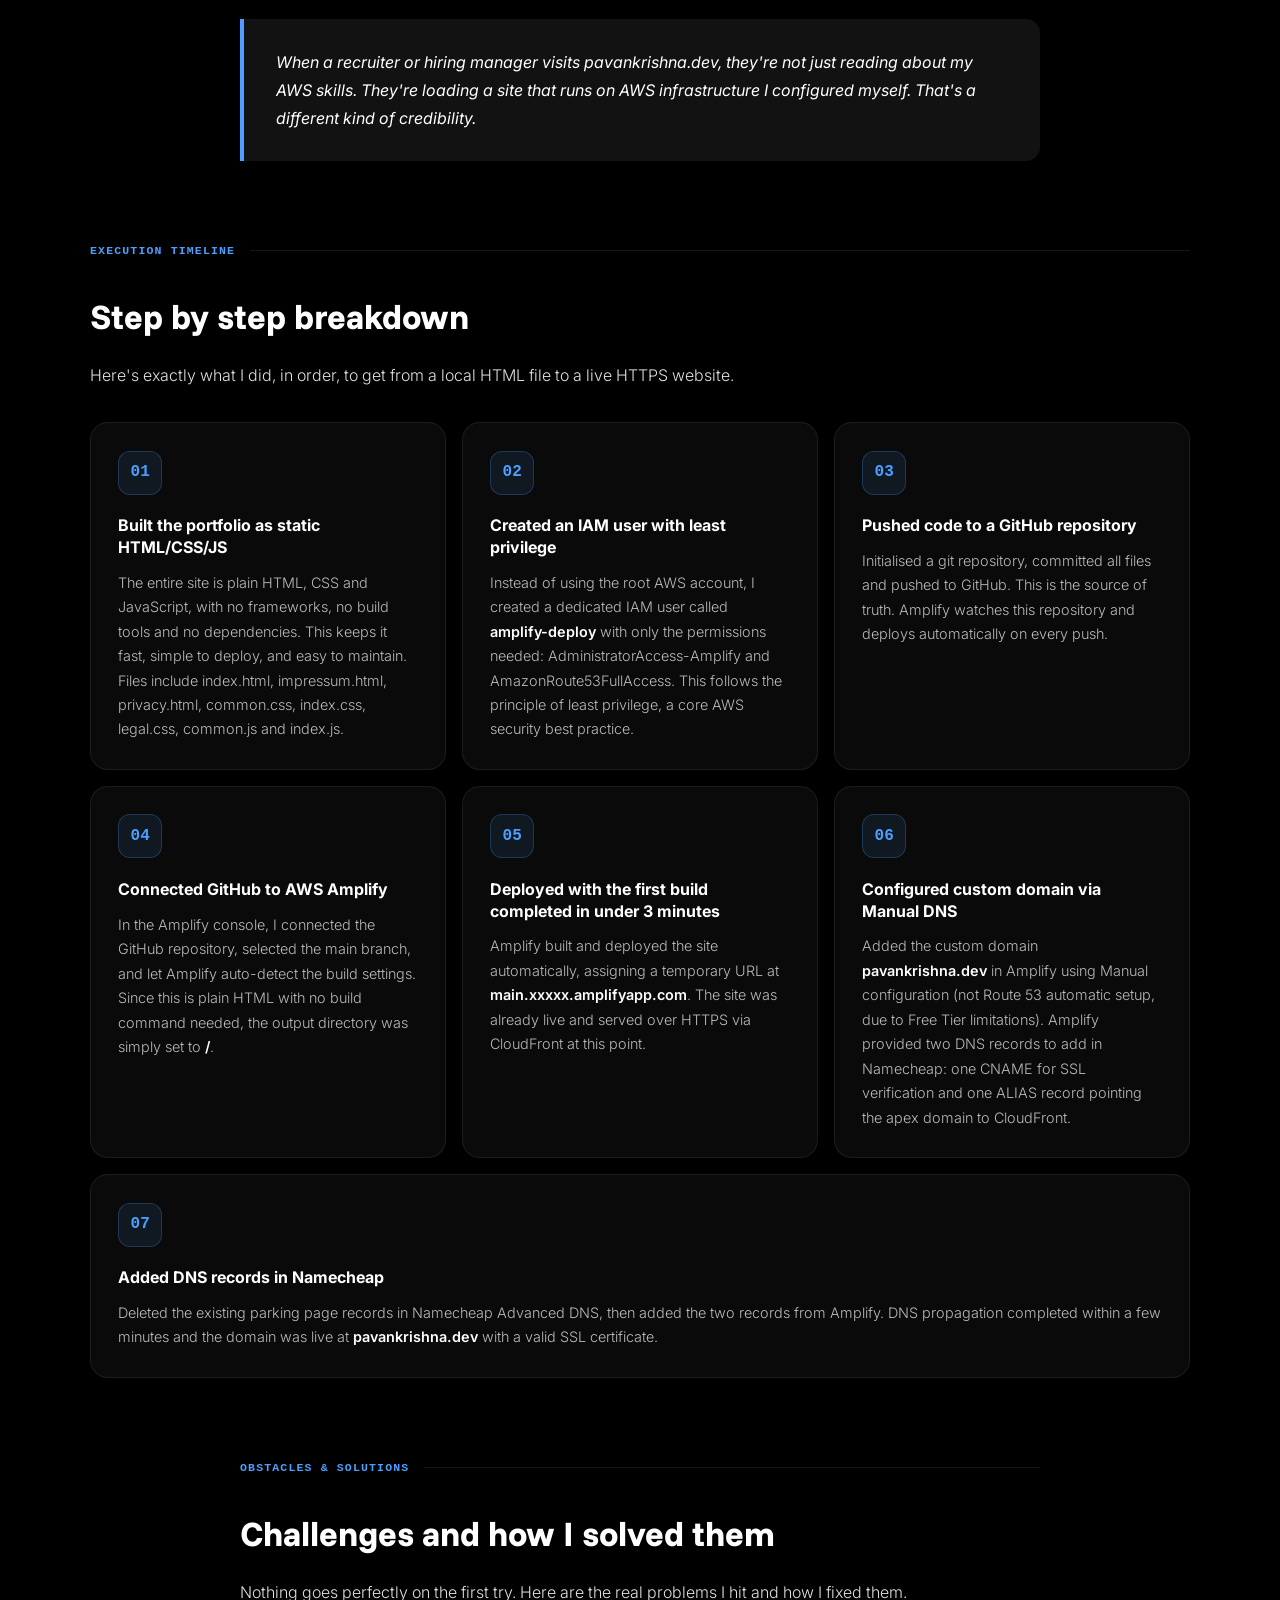
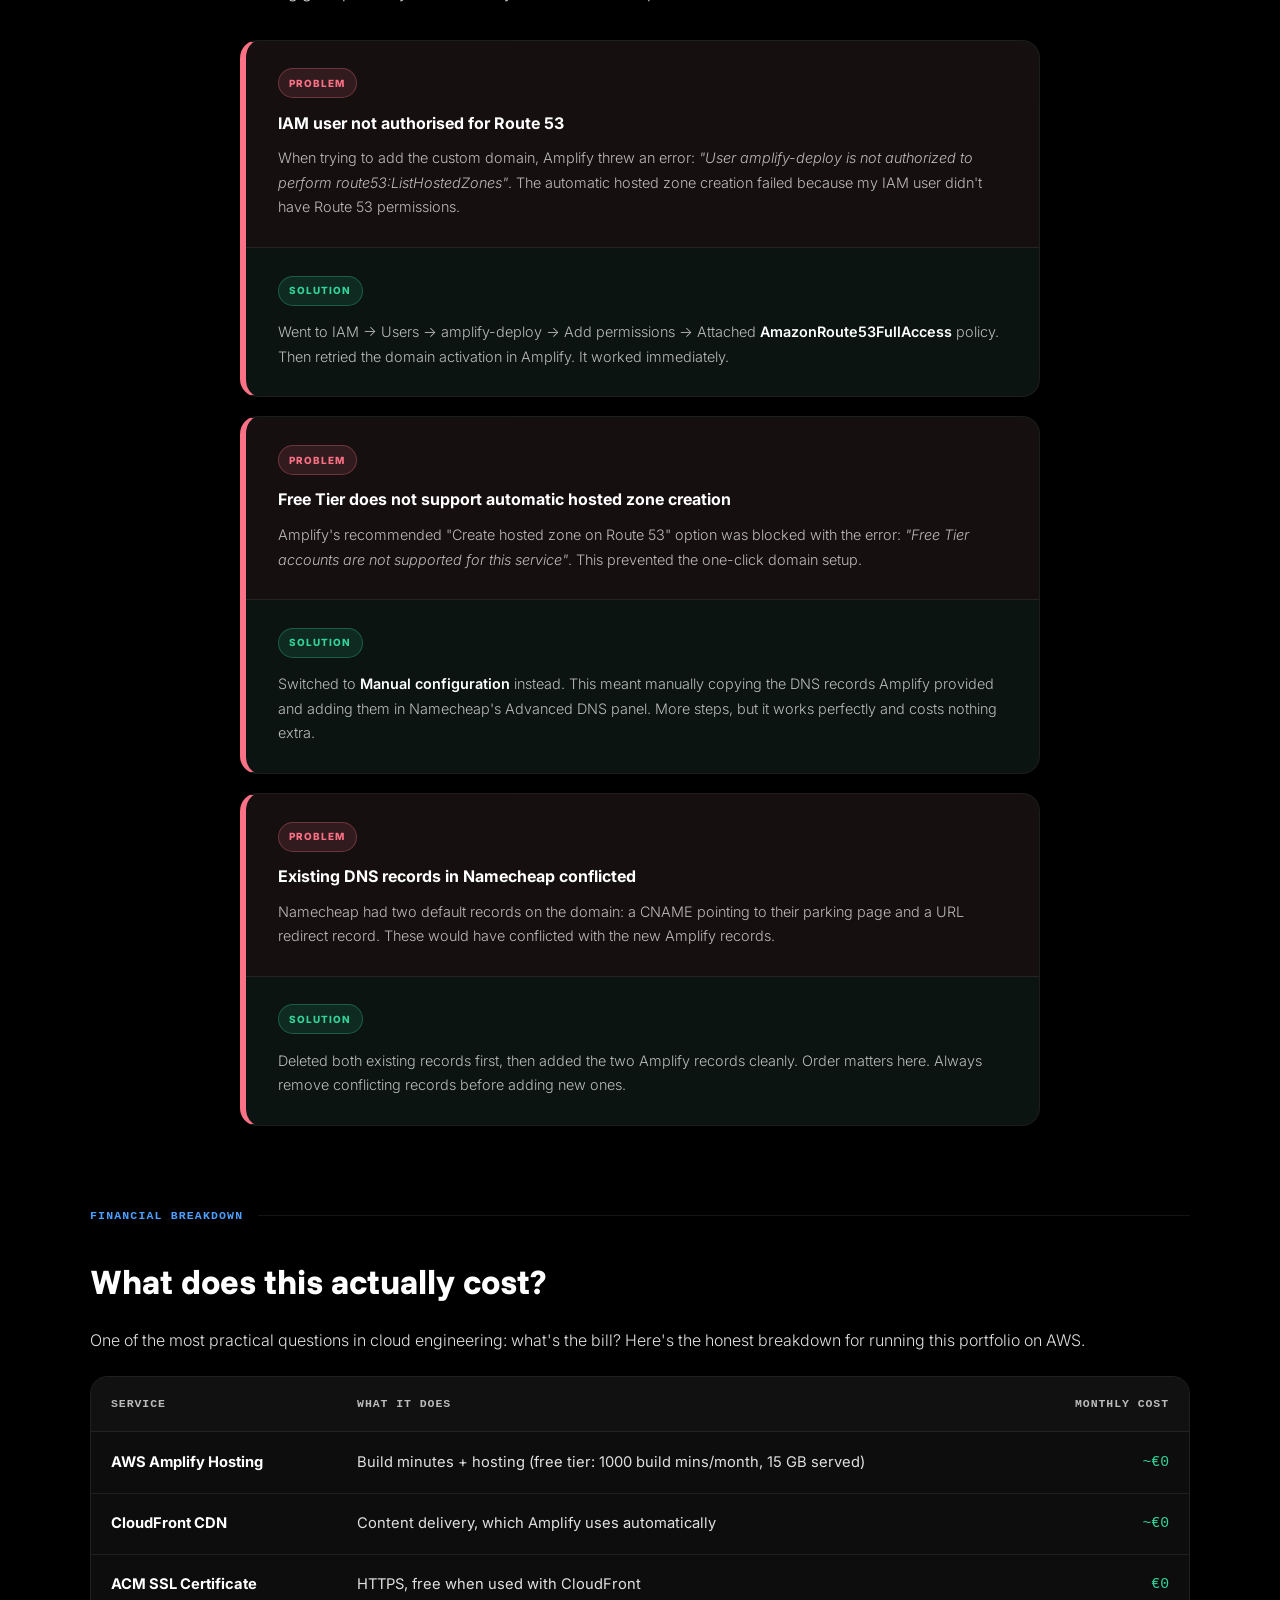
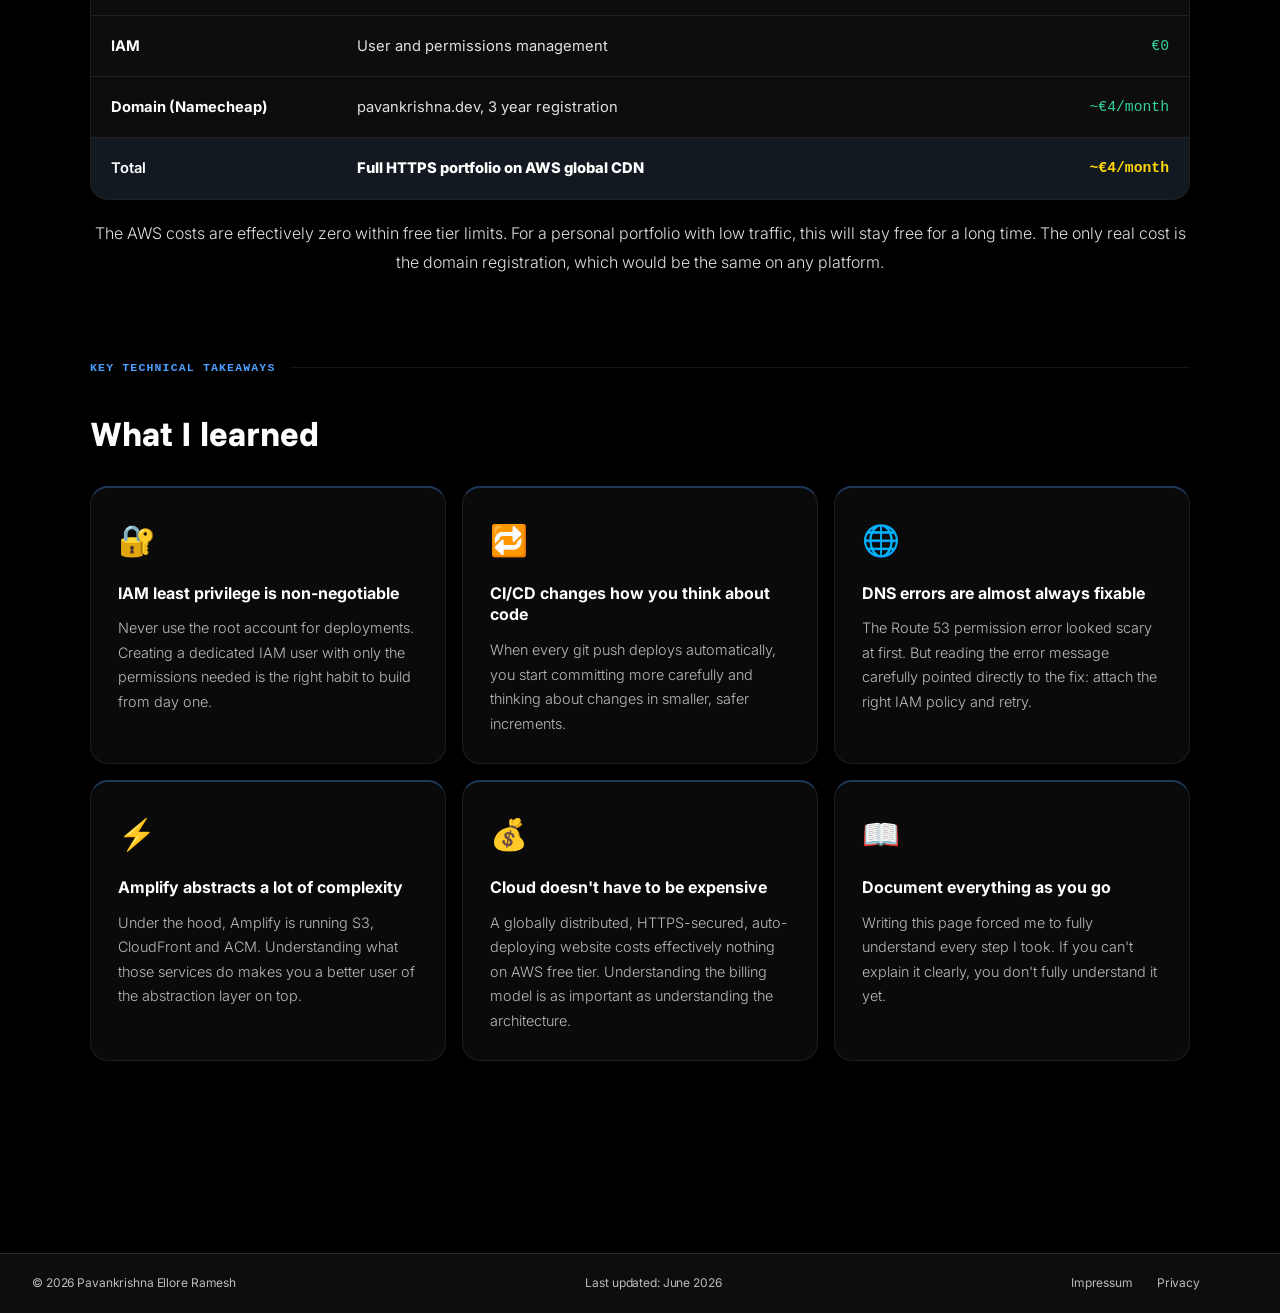
<file: how-i-built-this.html>
<!DOCTYPE html>
<html lang="en" data-theme="dark">

<head>
  <meta charset="UTF-8">
  <meta name="viewport" content="width=device-width, initial-scale=1.0">
  <title>How I Built This Portfolio - Pavankrishna</title>
  <meta name="description" content="How I built and deployed pavankrishna.dev on AWS using Amplify, CloudFront, ACM, IAM, GitHub CI/CD and Namecheap DNS.">
  <meta property="og:title" content="How I Built pavankrishna.dev on AWS">
  <meta property="og:description" content="A technical breakdown of the AWS Amplify deployment, custom domain setup, SSL, IAM permissions and CI/CD workflow behind this portfolio.">
  <meta property="og:image" content="https://pavankrishna.dev/og-image.png">
  <meta property="og:url" content="https://pavankrishna.dev/how-i-built-this.html">
  <meta property="og:type" content="article">
  <meta name="twitter:card" content="summary_large_image">
  <meta name="twitter:title" content="How I Built pavankrishna.dev on AWS">
  <meta name="twitter:description" content="AWS Amplify, CloudFront, ACM, IAM, GitHub CI/CD and Namecheap DNS explained as a portfolio case study.">
  <meta name="twitter:image" content="https://pavankrishna.dev/og-image.png">
  <link rel="canonical" href="https://pavankrishna.dev/how-i-built-this.html">
  <link rel="icon" href="favicon.svg" type="image/svg+xml">

  <link
    href="https://fonts.googleapis.com/css2?family=Inter:wght@300;400;500;600;700&family=Funnel+Sans:wght@700;800&display=swap"
    rel="stylesheet">
  <link rel="stylesheet" href="common.css">
  <link rel="stylesheet" href="case-study.css">
  <script>
    (function () {
      const saved = localStorage.getItem('theme');
      document.documentElement.setAttribute('data-theme', saved || 'dark');
    })();
  </script>
</head>

<body>
  <div id="site-nav"></div>

  <div class="case-glow" aria-hidden="true"></div>

  <header class="case-hero">
    <a class="case-back" href="index.html#projects">← Back to projects</a>
    <h1>From Code to Cloud: Building <em>pavankrishna.dev</em> on AWS Amplify</h1>
    <p>
      This isn't just a portfolio. It's a fully deployed cloud project built on AWS, served via CloudFront, secured
      with ACM, and continuously deployed from GitHub. Here's exactly how I built it, what went wrong, and what I
      learned.
    </p>
    <div class="service-pills" aria-label="Services used">
      <span>AWS Amplify</span>
      <span>CloudFront</span>
      <span>ACM (SSL)</span>
      <span>IAM</span>
      <span>GitHub</span>
      <span>CI/CD</span>
      <span>Namecheap DNS</span>
    </div>
  </header>

  <main class="case-main">
    <section class="case-section case-section-wide reveal">
      <div class="section-heading">
        <span>Architecture Visualization</span>
      </div>
      <div class="architecture-card">
        <div class="architecture-flow">
          <div class="architecture-node">
            <div class="architecture-icon">👨‍💻</div>
            <strong>Local Code</strong>
            <span>HTML / CSS / JS</span>
          </div>
          <div class="architecture-arrow">→</div>
          <div class="architecture-node">
            <div class="architecture-icon">🐙</div>
            <strong>GitHub Repository</strong>
            <span>Source of truth</span>
          </div>
          <div class="architecture-arrow">→</div>
          <div class="architecture-node architecture-node-primary">
            <div class="architecture-icon">⚡</div>
            <strong>AWS Amplify</strong>
            <span>CI/CD and hosting</span>
          </div>
          <div class="architecture-arrow">→</div>
          <div class="architecture-node">
            <div class="architecture-icon">🌐</div>
            <strong>CloudFront CDN</strong>
            <span>Global delivery</span>
          </div>
          <div class="architecture-arrow">→</div>
          <div class="architecture-node">
            <div class="architecture-icon">🔒</div>
            <strong>ACM SSL</strong>
            <span>Managed HTTPS</span>
          </div>
          <div class="architecture-arrow">→</div>
          <div class="architecture-node">
            <div class="architecture-icon">🌍</div>
            <strong>Namecheap DNS</strong>
            <span>pavankrishna.dev</span>
          </div>
        </div>
        <p>Every git push triggers an automatic build and deploy. No manual steps are needed.</p>
      </div>
    </section>

    <section class="case-section text-column reveal">
      <div class="section-heading">
        <span>The Strategic Why</span>
      </div>
      <h2>Why AWS instead of Netlify or Vercel?</h2>
      <p>
        Netlify and Vercel are excellent platforms. They are faster to set up and completely free for personal projects.
        So why go through the effort of deploying on AWS?
      </p>
      <p>
        The honest answer: <strong>I'm transitioning into cloud engineering.</strong> Deploying on AWS, even for a static site, forces me to understand IAM, SSL certificates, CDN configuration, and CI/CD pipelines in a way that
        clicking "deploy" on Netlify never would. Every friction point is a learning opportunity.
      </p>
      <blockquote>
        When a recruiter or hiring manager visits pavankrishna.dev, they're not just reading about my AWS skills. They're loading a site that runs on AWS infrastructure I configured myself. That's a different kind of
        credibility.
      </blockquote>
    </section>

    <section class="case-section reveal">
      <div class="section-heading">
        <span>Execution Timeline</span>
      </div>
      <h2>Step by step breakdown</h2>
      <p class="section-intro">Here's exactly what I did, in order, to get from a local HTML file to a live HTTPS
        website.</p>
      <div class="timeline-grid">
        <article class="timeline-card">
          <div class="timeline-number">01</div>
          <h3>Built the portfolio as static HTML/CSS/JS</h3>
          <p>The entire site is plain HTML, CSS and JavaScript, with no frameworks, no build tools and no dependencies. This
            keeps it fast, simple to deploy, and easy to maintain. Files include index.html, impressum.html,
            privacy.html, common.css, index.css, legal.css, common.js and index.js.</p>
        </article>
        <article class="timeline-card">
          <div class="timeline-number">02</div>
          <h3>Created an IAM user with least privilege</h3>
          <p>Instead of using the root AWS account, I created a dedicated IAM user called
            <strong>amplify-deploy</strong> with only the permissions needed: AdministratorAccess-Amplify and
            AmazonRoute53FullAccess. This follows the principle of least privilege, a core AWS security best practice.
          </p>
        </article>
        <article class="timeline-card">
          <div class="timeline-number">03</div>
          <h3>Pushed code to a GitHub repository</h3>
          <p>Initialised a git repository, committed all files and pushed to GitHub. This is the source of truth. Amplify watches this repository and deploys automatically on every push.</p>
        </article>
        <article class="timeline-card">
          <div class="timeline-number">04</div>
          <h3>Connected GitHub to AWS Amplify</h3>
          <p>In the Amplify console, I connected the GitHub repository, selected the main branch, and let Amplify
            auto-detect the build settings. Since this is plain HTML with no build command needed, the output directory
            was simply set to <strong>/</strong>.</p>
        </article>
        <article class="timeline-card">
          <div class="timeline-number">05</div>
          <h3>Deployed with the first build completed in under 3 minutes</h3>
          <p>Amplify built and deployed the site automatically, assigning a temporary URL at
            <strong>main.xxxxx.amplifyapp.com</strong>. The site was already live and served over HTTPS via CloudFront
            at this point.</p>
        </article>
        <article class="timeline-card">
          <div class="timeline-number">06</div>
          <h3>Configured custom domain via Manual DNS</h3>
          <p>Added the custom domain <strong>pavankrishna.dev</strong> in Amplify using Manual configuration (not Route
            53 automatic setup, due to Free Tier limitations). Amplify provided two DNS records to add in Namecheap: one CNAME for SSL verification and one ALIAS record pointing the apex domain to CloudFront.</p>
        </article>
        <article class="timeline-card timeline-card-wide">
          <div class="timeline-number">07</div>
          <h3>Added DNS records in Namecheap</h3>
          <p>Deleted the existing parking page records in Namecheap Advanced DNS, then added the two records from
            Amplify. DNS propagation completed within a few minutes and the domain was live at
            <strong>pavankrishna.dev</strong> with a valid SSL certificate.</p>
        </article>
      </div>
    </section>

    <section class="case-section text-column reveal">
      <div class="section-heading">
        <span>Obstacles &amp; Solutions</span>
      </div>
      <h2>Challenges and how I solved them</h2>
      <p>Nothing goes perfectly on the first try. Here are the real problems I hit and how I fixed them.</p>

      <div class="challenge-stack">
        <article class="challenge-card">
          <div class="challenge-half problem">
            <span>Problem</span>
            <h3>IAM user not authorised for Route 53</h3>
            <p>When trying to add the custom domain, Amplify threw an error: <em>"User amplify-deploy is not authorized
                to perform route53:ListHostedZones"</em>. The automatic hosted zone creation failed because my IAM user
              didn't have Route 53 permissions.</p>
          </div>
          <div class="challenge-half solution">
            <span>Solution</span>
            <p>Went to IAM → Users → amplify-deploy → Add permissions → Attached
              <strong>AmazonRoute53FullAccess</strong> policy. Then retried the domain activation in Amplify. It worked
              immediately.</p>
          </div>
        </article>

        <article class="challenge-card">
          <div class="challenge-half problem">
            <span>Problem</span>
            <h3>Free Tier does not support automatic hosted zone creation</h3>
            <p>Amplify's recommended "Create hosted zone on Route 53" option was blocked with the error:
              <em>"Free Tier accounts are not supported for this service"</em>. This prevented the one-click domain
              setup.</p>
          </div>
          <div class="challenge-half solution">
            <span>Solution</span>
            <p>Switched to <strong>Manual configuration</strong> instead. This meant manually copying the DNS records
              Amplify provided and adding them in Namecheap's Advanced DNS panel. More steps, but it works perfectly and
              costs nothing extra.</p>
          </div>
        </article>

        <article class="challenge-card">
          <div class="challenge-half problem">
            <span>Problem</span>
            <h3>Existing DNS records in Namecheap conflicted</h3>
            <p>Namecheap had two default records on the domain: a CNAME pointing to their parking page and a URL
              redirect record. These would have conflicted with the new Amplify records.</p>
          </div>
          <div class="challenge-half solution">
            <span>Solution</span>
            <p>Deleted both existing records first, then added the two Amplify records cleanly. Order matters here. Always remove conflicting records before adding new ones.</p>
          </div>
        </article>
      </div>
    </section>

    <section class="case-section reveal">
      <div class="section-heading">
        <span>Financial Breakdown</span>
      </div>
      <h2>What does this actually cost?</h2>
      <p class="section-intro">One of the most practical questions in cloud engineering: what's the bill? Here's the
        honest breakdown for running this portfolio on AWS.</p>
      <div class="cost-panel">
        <table class="cost-table">
          <thead>
            <tr>
              <th>Service</th>
              <th>What it does</th>
              <th>Monthly cost</th>
            </tr>
          </thead>
          <tbody>
            <tr>
              <td>AWS Amplify Hosting</td>
              <td>Build minutes + hosting (free tier: 1000 build mins/month, 15 GB served)</td>
              <td>~€0</td>
            </tr>
            <tr>
              <td>CloudFront CDN</td>
              <td>Content delivery, which Amplify uses automatically</td>
              <td>~€0</td>
            </tr>
            <tr>
              <td>ACM SSL Certificate</td>
              <td>HTTPS, free when used with CloudFront</td>
              <td>€0</td>
            </tr>
            <tr>
              <td>IAM</td>
              <td>User and permissions management</td>
              <td>€0</td>
            </tr>
            <tr>
              <td>Domain (Namecheap)</td>
              <td>pavankrishna.dev, 3 year registration</td>
              <td>~€4/month</td>
            </tr>
            <tr>
              <td><strong>Total</strong></td>
              <td>Full HTTPS portfolio on AWS global CDN</td>
              <td>~€4/month</td>
            </tr>
          </tbody>
        </table>
      </div>
      <p class="cost-note">The AWS costs are effectively zero within free tier limits. For a personal portfolio with low
        traffic, this will stay free for a long time. The only real cost is the domain registration, which would be the
        same on any platform.</p>
    </section>

    <section class="case-section reveal">
      <div class="section-heading">
        <span>Key Technical Takeaways</span>
      </div>
      <h2>What I learned</h2>
      <div class="learning-grid">
        <article class="learning-card">
          <span>🔐</span>
          <h3>IAM least privilege is non-negotiable</h3>
          <p>Never use the root account for deployments. Creating a dedicated IAM user with only the permissions needed
            is the right habit to build from day one.</p>
        </article>
        <article class="learning-card">
          <span>🔁</span>
          <h3>CI/CD changes how you think about code</h3>
          <p>When every git push deploys automatically, you start committing more carefully and thinking about changes
            in smaller, safer increments.</p>
        </article>
        <article class="learning-card">
          <span>🌐</span>
          <h3>DNS errors are almost always fixable</h3>
          <p>The Route 53 permission error looked scary at first. But reading the error message carefully pointed
            directly to the fix: attach the right IAM policy and retry.</p>
        </article>
        <article class="learning-card">
          <span>⚡</span>
          <h3>Amplify abstracts a lot of complexity</h3>
          <p>Under the hood, Amplify is running S3, CloudFront and ACM. Understanding what those services do makes you a
            better user of the abstraction layer on top.</p>
        </article>
        <article class="learning-card">
          <span>💰</span>
          <h3>Cloud doesn't have to be expensive</h3>
          <p>A globally distributed, HTTPS-secured, auto-deploying website costs effectively nothing on AWS free tier.
            Understanding the billing model is as important as understanding the architecture.</p>
        </article>
        <article class="learning-card">
          <span>📖</span>
          <h3>Document everything as you go</h3>
          <p>Writing this page forced me to fully understand every step I took. If you can't explain it clearly, you
            don't fully understand it yet.</p>
        </article>
      </div>
    </section>
  </main>

  <div id="site-footer"></div>
  <script src="common.js"></script>
  <script src="case-study.js"></script>
</body>

</html>
</file>
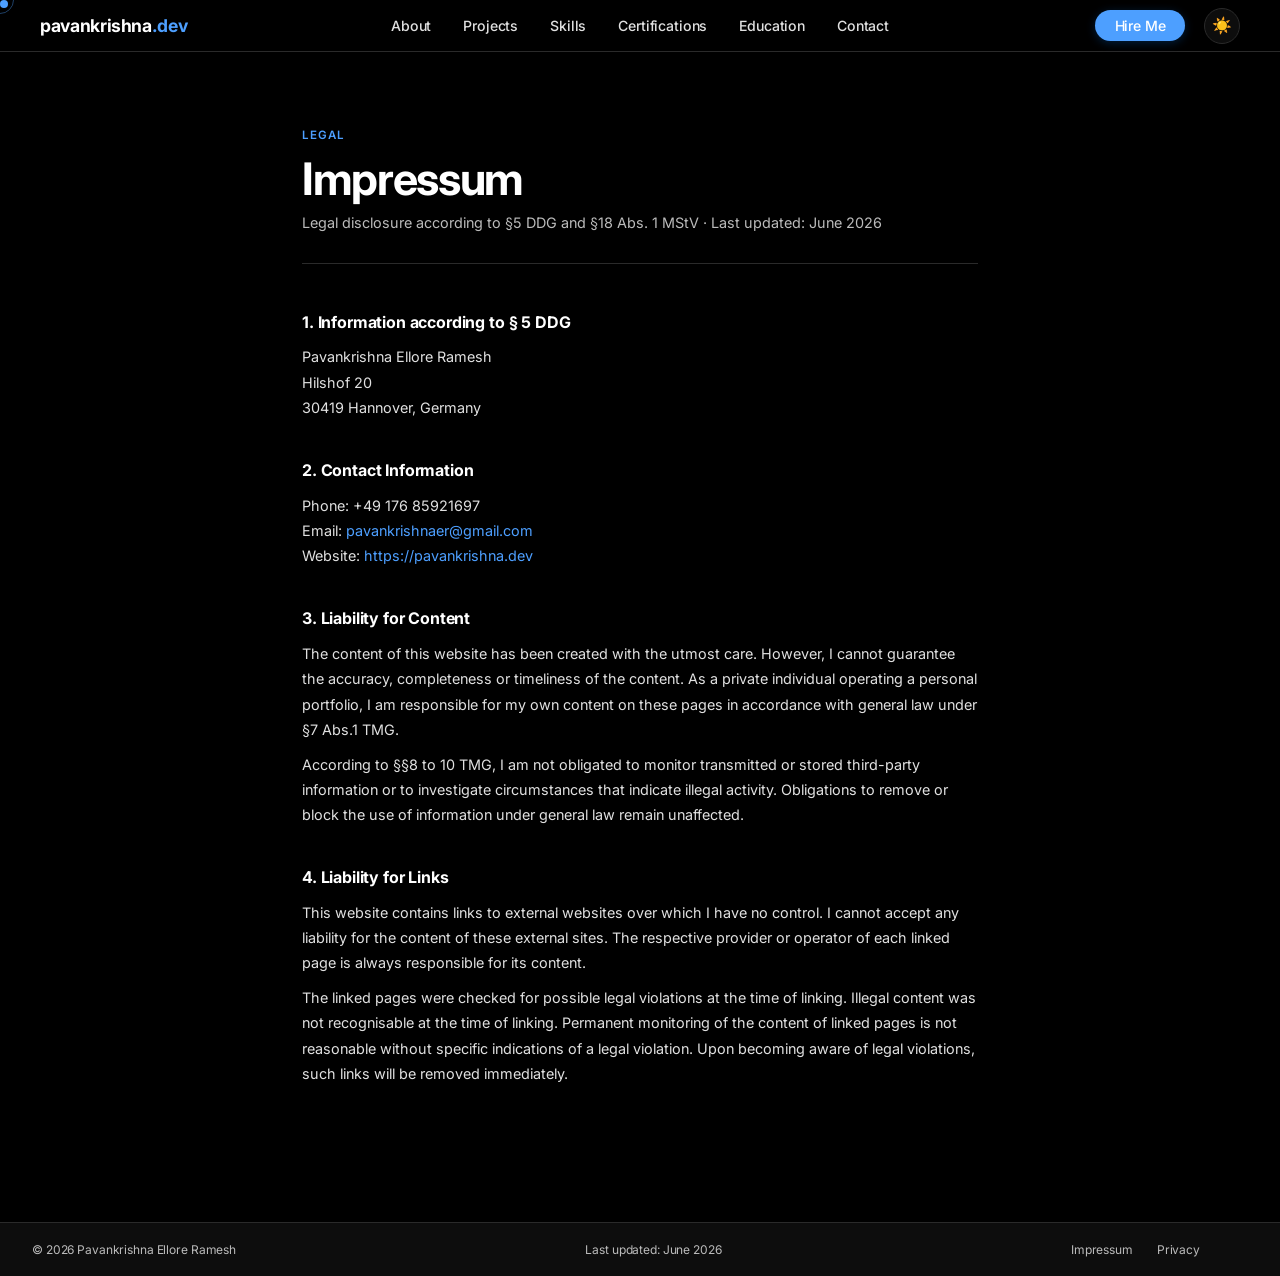
<file: impressum.html>
<!DOCTYPE html>
<html lang="en" data-theme="dark">

<head>
  <meta charset="UTF-8">
  <meta name="viewport" content="width=device-width, initial-scale=1.0">
  <title>Pavankrishna - Impressum</title>
  <meta name="robots" content="noindex, nofollow">
  <link rel="icon" href="favicon.svg" type="image/svg+xml">

  <link
    href="https://fonts.googleapis.com/css2?family=Inter:wght@300;400;500;600;700&family=Funnel+Sans:wght@700;800&display=swap"
    rel="stylesheet">
  <link rel="stylesheet" href="common.css">
  <link rel="stylesheet" href="legal.css">
  <script>
    (function () {
      const saved = localStorage.getItem('theme');
      document.documentElement.setAttribute('data-theme', saved || 'dark');
    })();
  </script>
</head>

<body>
  <div id="site-nav"></div>

  <div class="page-wrap">
    <div class="page-label">Legal</div>
    <h1 class="page-title">Impressum</h1>
    <p class="page-subtitle">Legal disclosure according to §5 DDG and §18 Abs. 1 MStV · Last updated: June 2026</p>

    <div class="section">
      <h2>1. Information according to § 5 DDG</h2>
      <p>Pavankrishna Ellore Ramesh<br>
        Hilshof 20<br>
        30419 Hannover, Germany</p>
    </div>

    <div class="section">
      <h2>2. Contact Information</h2>
      <p>Phone: +49 176 85921697<br>
        Email: <a href="mailto:pavankrishnaer@gmail.com">pavankrishnaer@gmail.com</a><br>
        Website: <a href="https://pavankrishna.dev">https://pavankrishna.dev</a></p>
    </div>

    <div class="section">
      <h2>3. Liability for Content</h2>
      <p>The content of this website has been created with the utmost care. However, I cannot guarantee the accuracy,
        completeness or timeliness of the content. As a private individual operating a personal portfolio, I am
        responsible for my own content on these pages in accordance with general law under §7 Abs.1 TMG.</p>
      <p>According to §§8 to 10 TMG, I am not obligated to monitor transmitted or stored third-party information or to
        investigate circumstances that indicate illegal activity. Obligations to remove or block the use of information
        under general law remain unaffected.</p>
    </div>

    <div class="section">
      <h2>4. Liability for Links</h2>
      <p>This website contains links to external websites over which I have no control. I cannot accept any liability
        for the content of these external sites. The respective provider or operator of each linked page is always
        responsible for its content.</p>
      <p>The linked pages were checked for possible legal violations at the time of linking. Illegal content was not
        recognisable at the time of linking. Permanent monitoring of the content of linked pages is not reasonable
        without specific indications of a legal violation. Upon becoming aware of legal violations, such links will be
        removed immediately.</p>
    </div>
  </div>
  <div id="site-footer"></div>
  <script src="common.js"></script>
</body>

</html>
</file>
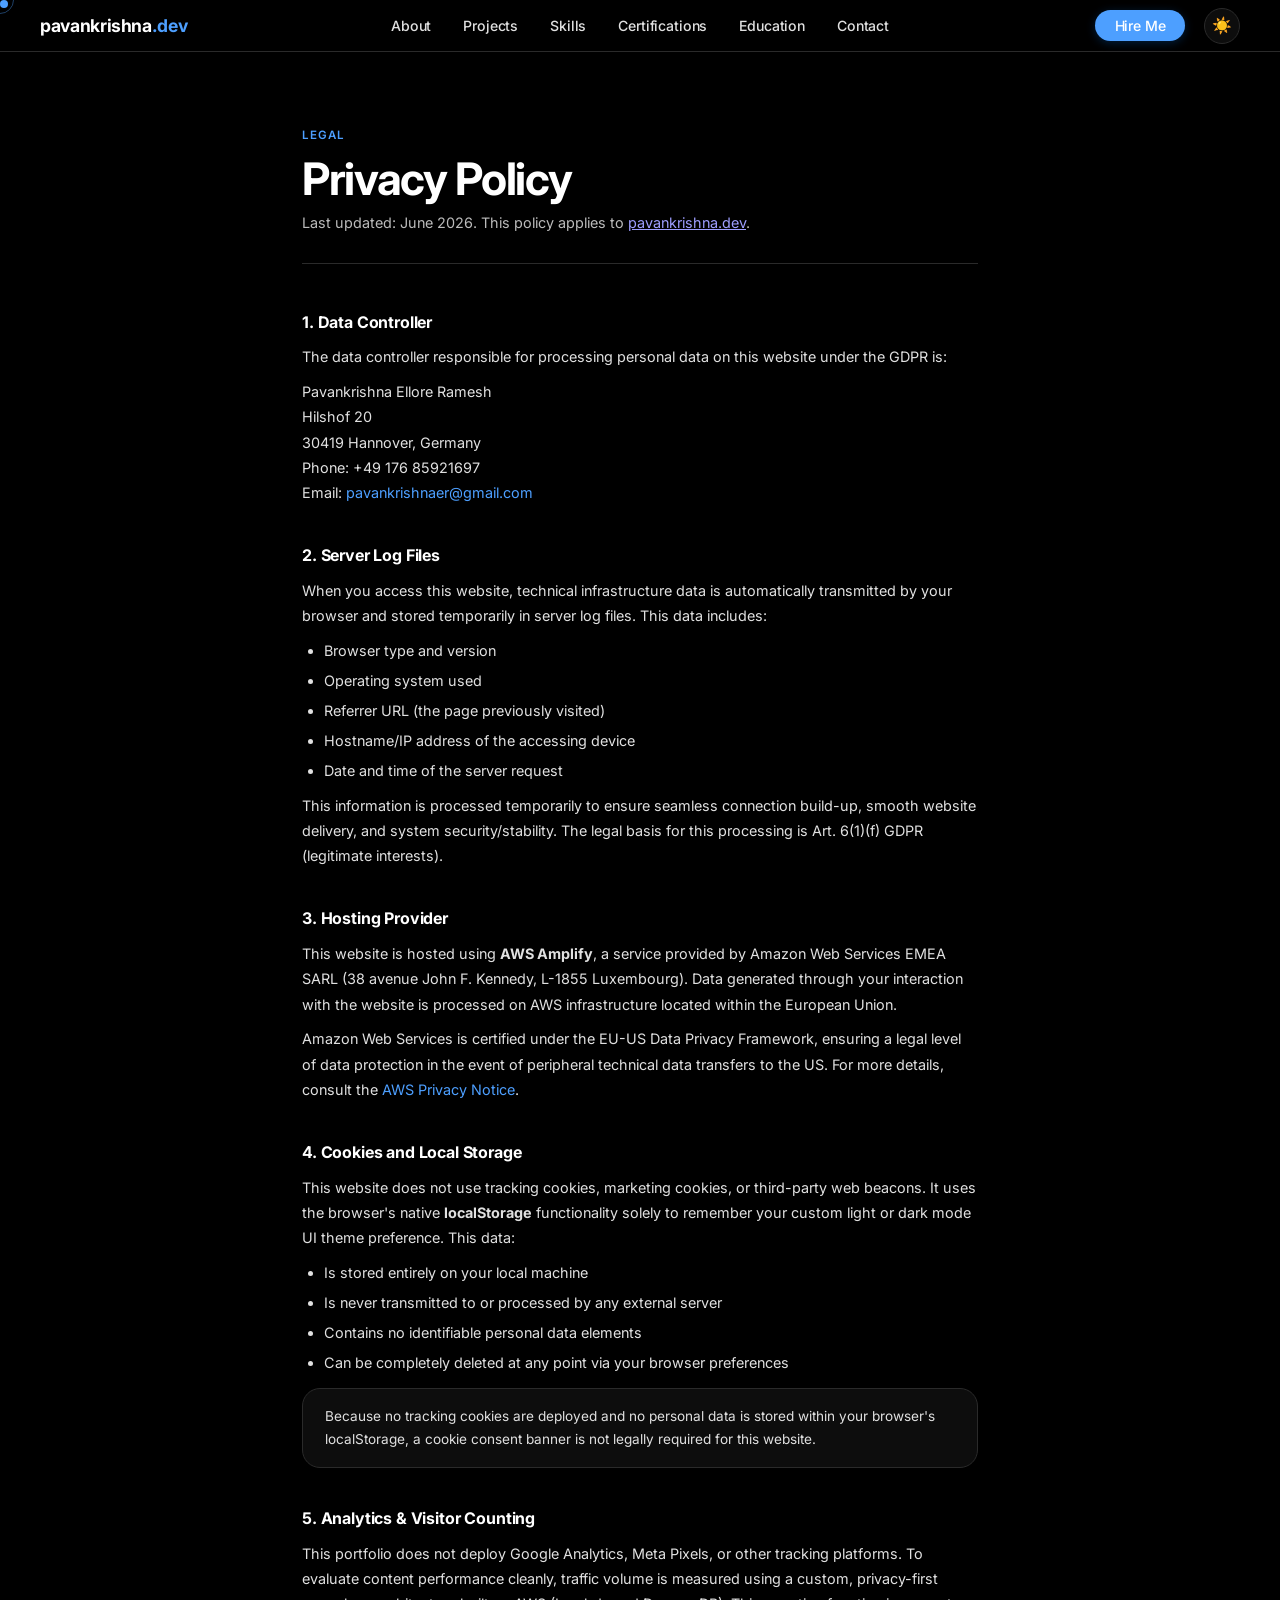
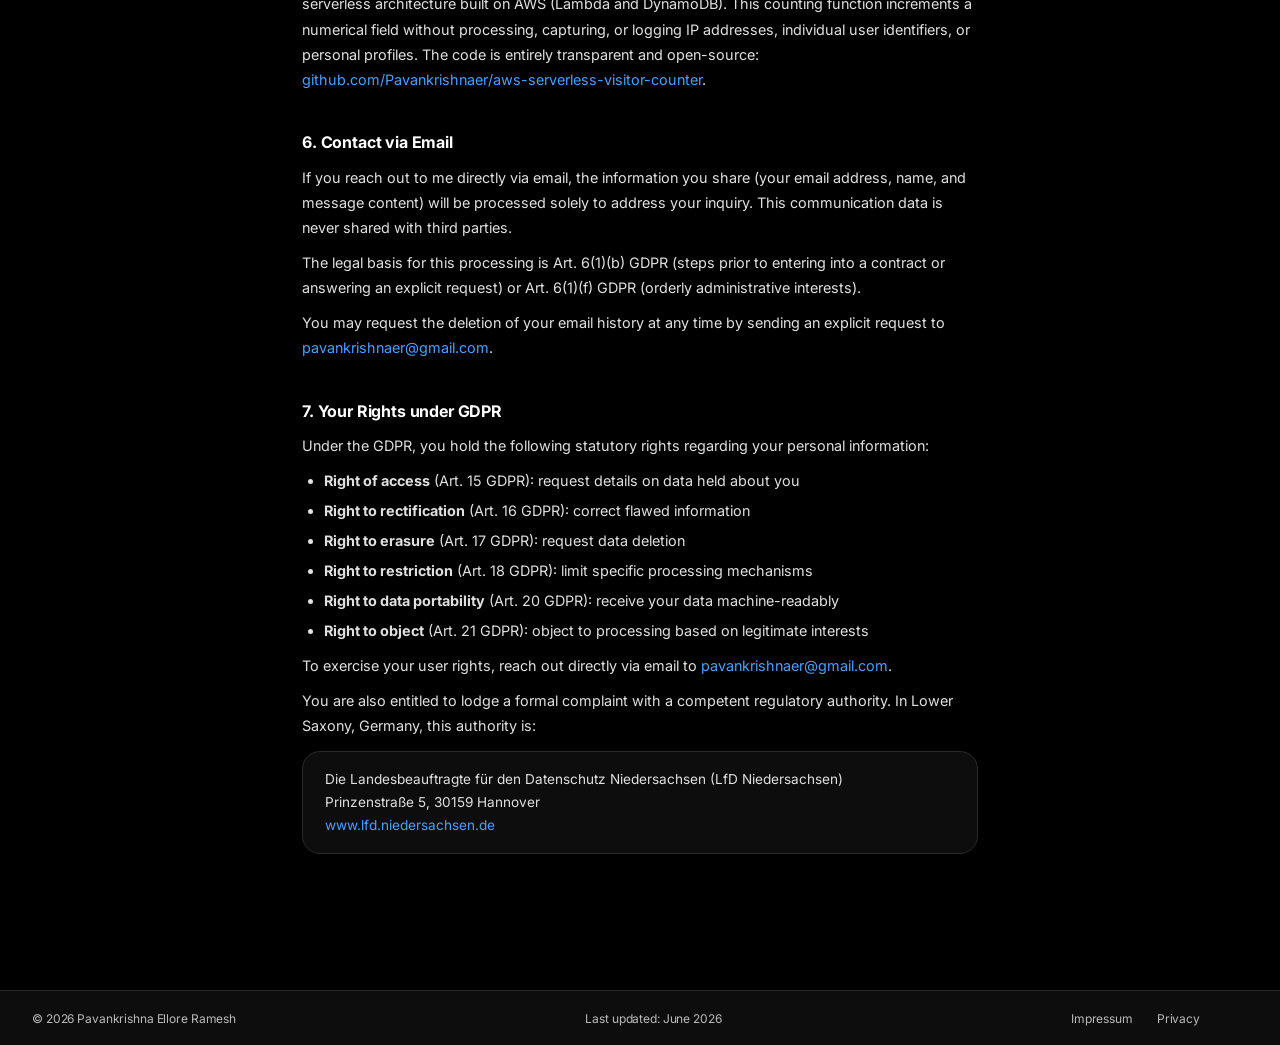
<file: privacy.html>
<!DOCTYPE html>
<html lang="en" data-theme="dark">

<head>
  <meta charset="UTF-8">
  <meta name="viewport" content="width=device-width, initial-scale=1.0">
  <title>Pavankrishna - Privacy Policy</title>
  <meta name="robots" content="noindex, nofollow">
  <link rel="icon" href="favicon.svg" type="image/svg+xml">

  <link
    href="https://fonts.googleapis.com/css2?family=Inter:wght@300;400;500;600;700&family=Funnel+Sans:wght@700;800&display=swap"
    rel="stylesheet">
  <link rel="stylesheet" href="common.css">
  <link rel="stylesheet" href="legal.css">
  <script>
    (function () {
      const saved = localStorage.getItem('theme');
      document.documentElement.setAttribute('data-theme', saved || 'dark');
    })();
  </script>
</head>

<body>
  <div id="site-nav"></div>

  <div class="page-wrap">
    <div class="page-label">Legal</div>
    <h1 class="page-title">Privacy Policy</h1>
    <p class="page-subtitle">Last updated: June 2026. This policy applies to <a
        href="https://pavankrishna.dev">pavankrishna.dev</a>.</p>

    <div class="section">
      <h2>1. Data Controller</h2>
      <p>The data controller responsible for processing personal data on this website under the GDPR is:</p>
      <p>Pavankrishna Ellore Ramesh<br>
        Hilshof 20<br>
        30419 Hannover, Germany<br>
        Phone: +49 176 85921697<br>
        Email: <a href="mailto:pavankrishnaer@gmail.com">pavankrishnaer@gmail.com</a></p>
    </div>

    <div class="section">
      <h2>2. Server Log Files</h2>
      <p>When you access this website, technical infrastructure data is automatically transmitted by your browser and
        stored temporarily in server log files. This data includes:</p>
      <ul>
        <li>Browser type and version</li>
        <li>Operating system used</li>
        <li>Referrer URL (the page previously visited)</li>
        <li>Hostname/IP address of the accessing device</li>
        <li>Date and time of the server request</li>
      </ul>
      <p>This information is processed temporarily to ensure seamless connection build-up, smooth website delivery, and
        system security/stability. The legal basis for this processing is Art. 6(1)(f) GDPR (legitimate interests).</p>
    </div>

    <div class="section">
      <h2>3. Hosting Provider</h2>
      <p>This website is hosted using <strong>AWS Amplify</strong>, a service provided by Amazon Web Services EMEA SARL
        (38 avenue John F. Kennedy, L-1855 Luxembourg). Data generated through your interaction with the website is
        processed on AWS infrastructure located within the European Union.</p>
      <p>Amazon Web Services is certified under the EU-US Data Privacy Framework, ensuring a legal level of data
        protection in the event of peripheral technical data transfers to the US. For more details, consult the <a
          href="https://aws.amazon.com/privacy/" target="_blank" rel="noopener noreferrer">AWS Privacy Notice</a>.</p>
    </div>

    <div class="section">
      <h2>4. Cookies and Local Storage</h2>
      <p>This website does not use tracking cookies, marketing cookies, or third-party web beacons. It uses the
        browser's native <strong>localStorage</strong> functionality solely to remember your custom light or dark mode
        UI theme preference. This data:</p>
      <ul>
        <li>Is stored entirely on your local machine</li>
        <li>Is never transmitted to or processed by any external server</li>
        <li>Contains no identifiable personal data elements</li>
        <li>Can be completely deleted at any point via your browser preferences</li>
      </ul>
      <div class="highlight-box">
        Because no tracking cookies are deployed and no personal data is stored within your browser's localStorage, a
        cookie consent banner is not legally required for this website.
      </div>
    </div>

    <div class="section">
      <h2>5. Analytics & Visitor Counting</h2>
      <p>This portfolio does not deploy Google Analytics, Meta Pixels, or other tracking platforms. To evaluate content
        performance cleanly, traffic volume is measured using a custom, privacy-first serverless architecture built on
        AWS (Lambda and DynamoDB). This counting function increments a numerical field without processing, capturing, or
        logging IP addresses, individual user identifiers, or personal profiles. The code is entirely transparent and
        open-source: <a href="https://github.com/Pavankrishnaer/aws-serverless-visitor-counter" target="_blank"
          rel="noopener noreferrer">github.com/Pavankrishnaer/aws-serverless-visitor-counter</a>.</p>
    </div>

    <div class="section">
      <h2>6. Contact via Email</h2>
      <p>If you reach out to me directly via email, the information you share (your email address, name, and message
        content) will be processed solely to address your inquiry. This communication data is never shared with third
        parties.</p>
      <p>The legal basis for this processing is Art. 6(1)(b) GDPR (steps prior to entering into a contract or answering
        an explicit request) or Art. 6(1)(f) GDPR (orderly administrative interests).</p>
      <p>You may request the deletion of your email history at any time by sending an explicit request to <a
          href="mailto:pavankrishnaer@gmail.com">pavankrishnaer@gmail.com</a>.</p>
    </div>

    <div class="section">
      <h2>7. Your Rights under GDPR</h2>
      <p>Under the GDPR, you hold the following statutory rights regarding your personal information:</p>
      <ul>
        <li><strong>Right of access</strong> (Art. 15 GDPR): request details on data held about you</li>
        <li><strong>Right to rectification</strong> (Art. 16 GDPR): correct flawed information</li>
        <li><strong>Right to erasure</strong> (Art. 17 GDPR): request data deletion</li>
        <li><strong>Right to restriction</strong> (Art. 18 GDPR): limit specific processing mechanisms</li>
        <li><strong>Right to data portability</strong> (Art. 20 GDPR): receive your data machine-readably</li>
        <li><strong>Right to object</strong> (Art. 21 GDPR): object to processing based on legitimate interests</li>
      </ul>
      <p>To exercise your user rights, reach out directly via email to <a
          href="mailto:pavankrishnaer@gmail.com">pavankrishnaer@gmail.com</a>.</p>
      <p>You are also entitled to lodge a formal complaint with a competent regulatory authority. In Lower Saxony,
        Germany, this authority is:</p>
      <div class="highlight-box">
        Die Landesbeauftragte für den Datenschutz Niedersachsen (LfD Niedersachsen)<br>
        Prinzenstraße 5, 30159 Hannover<br>
        <a href="https://www.lfd.niedersachsen.de" target="_blank"
          rel="noopener noreferrer">www.lfd.niedersachsen.de</a>
      </div>
    </div>
  </div>
  <div id="site-footer"></div>
  <script src="common.js"></script>
</body>

</html>
</file>
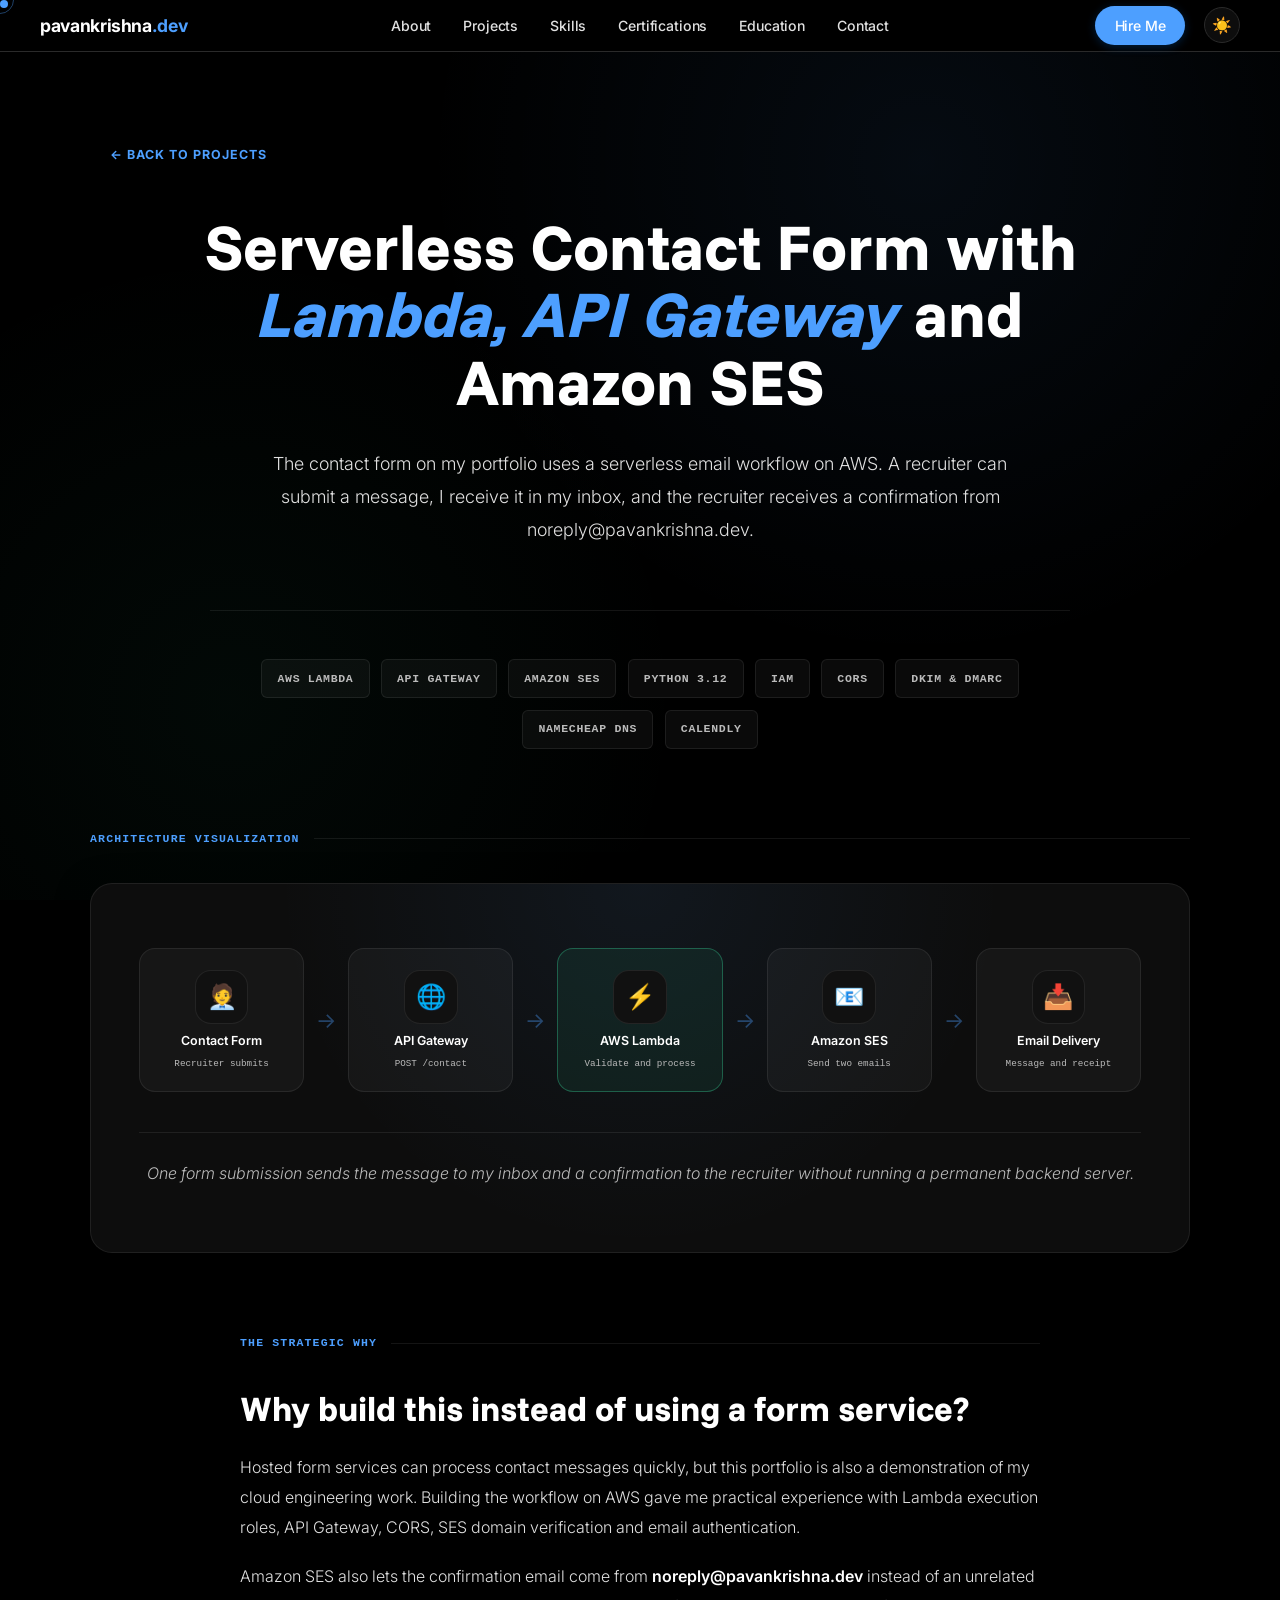
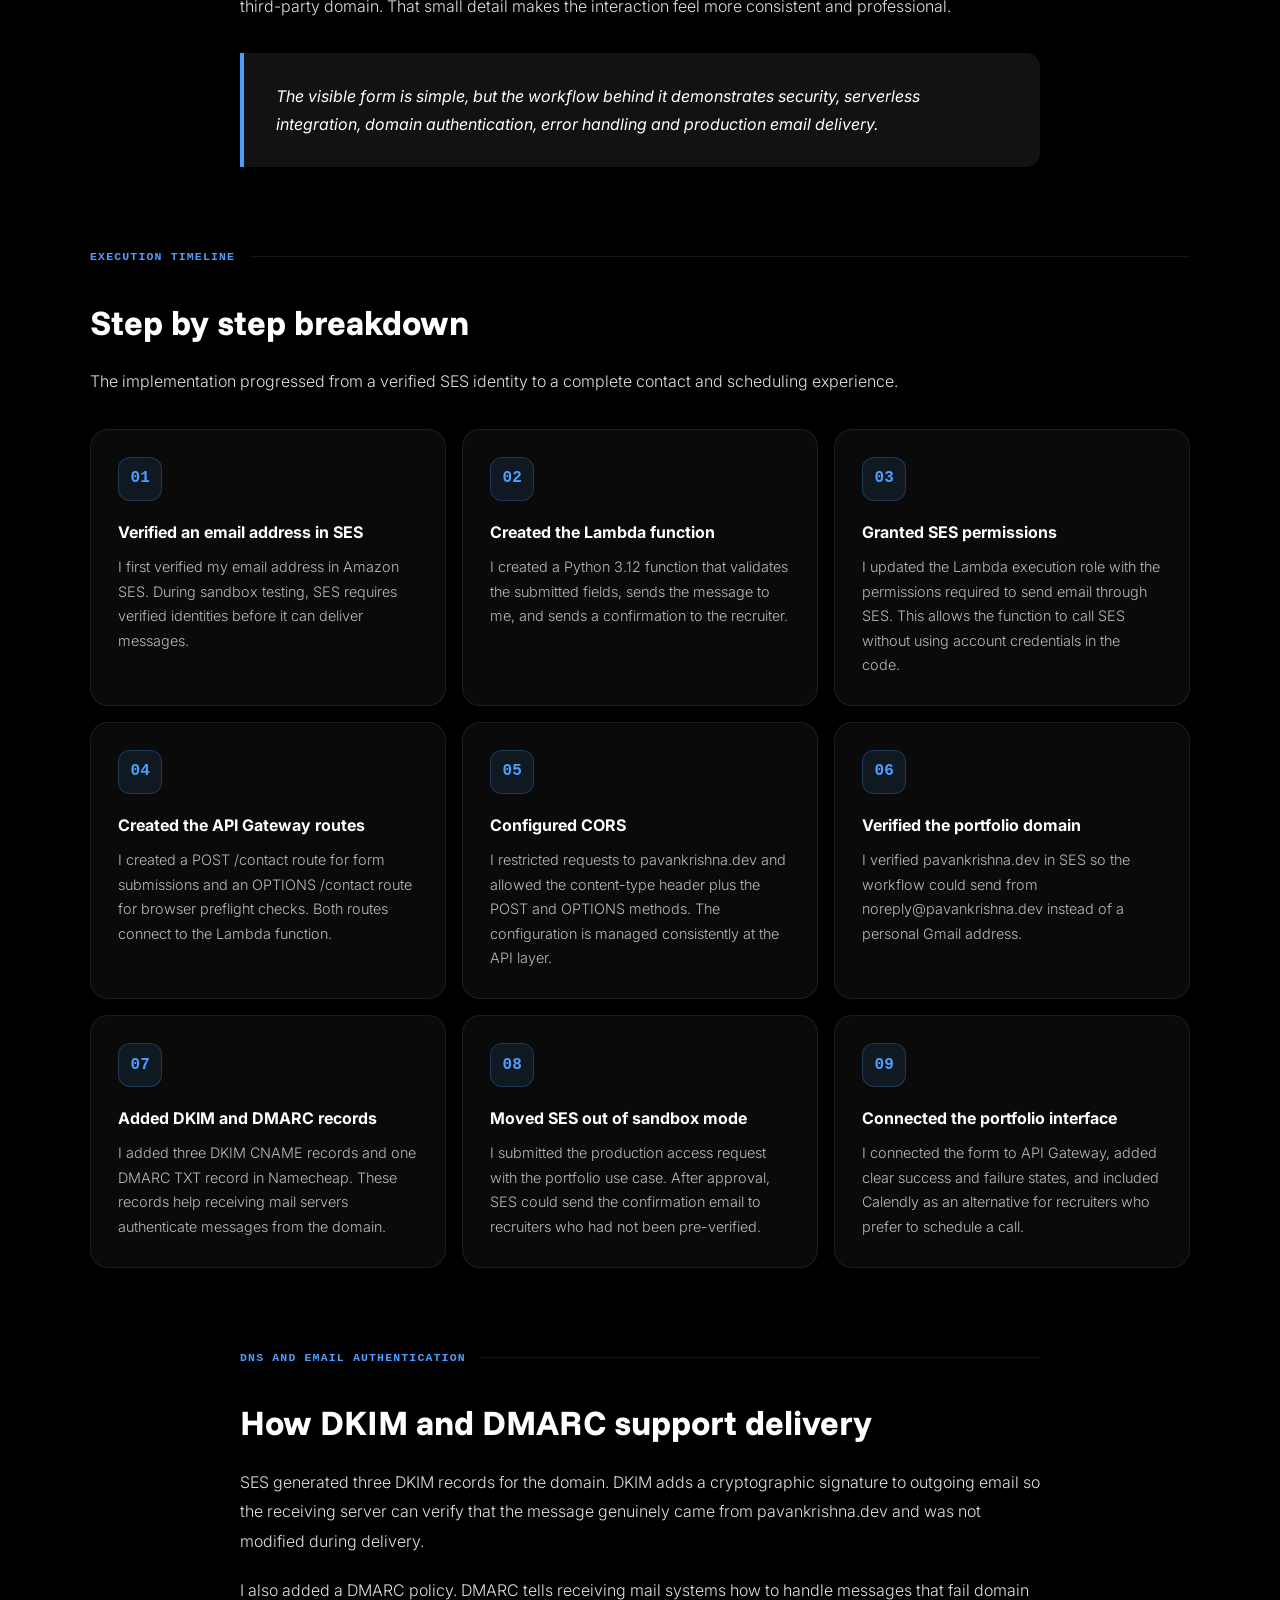
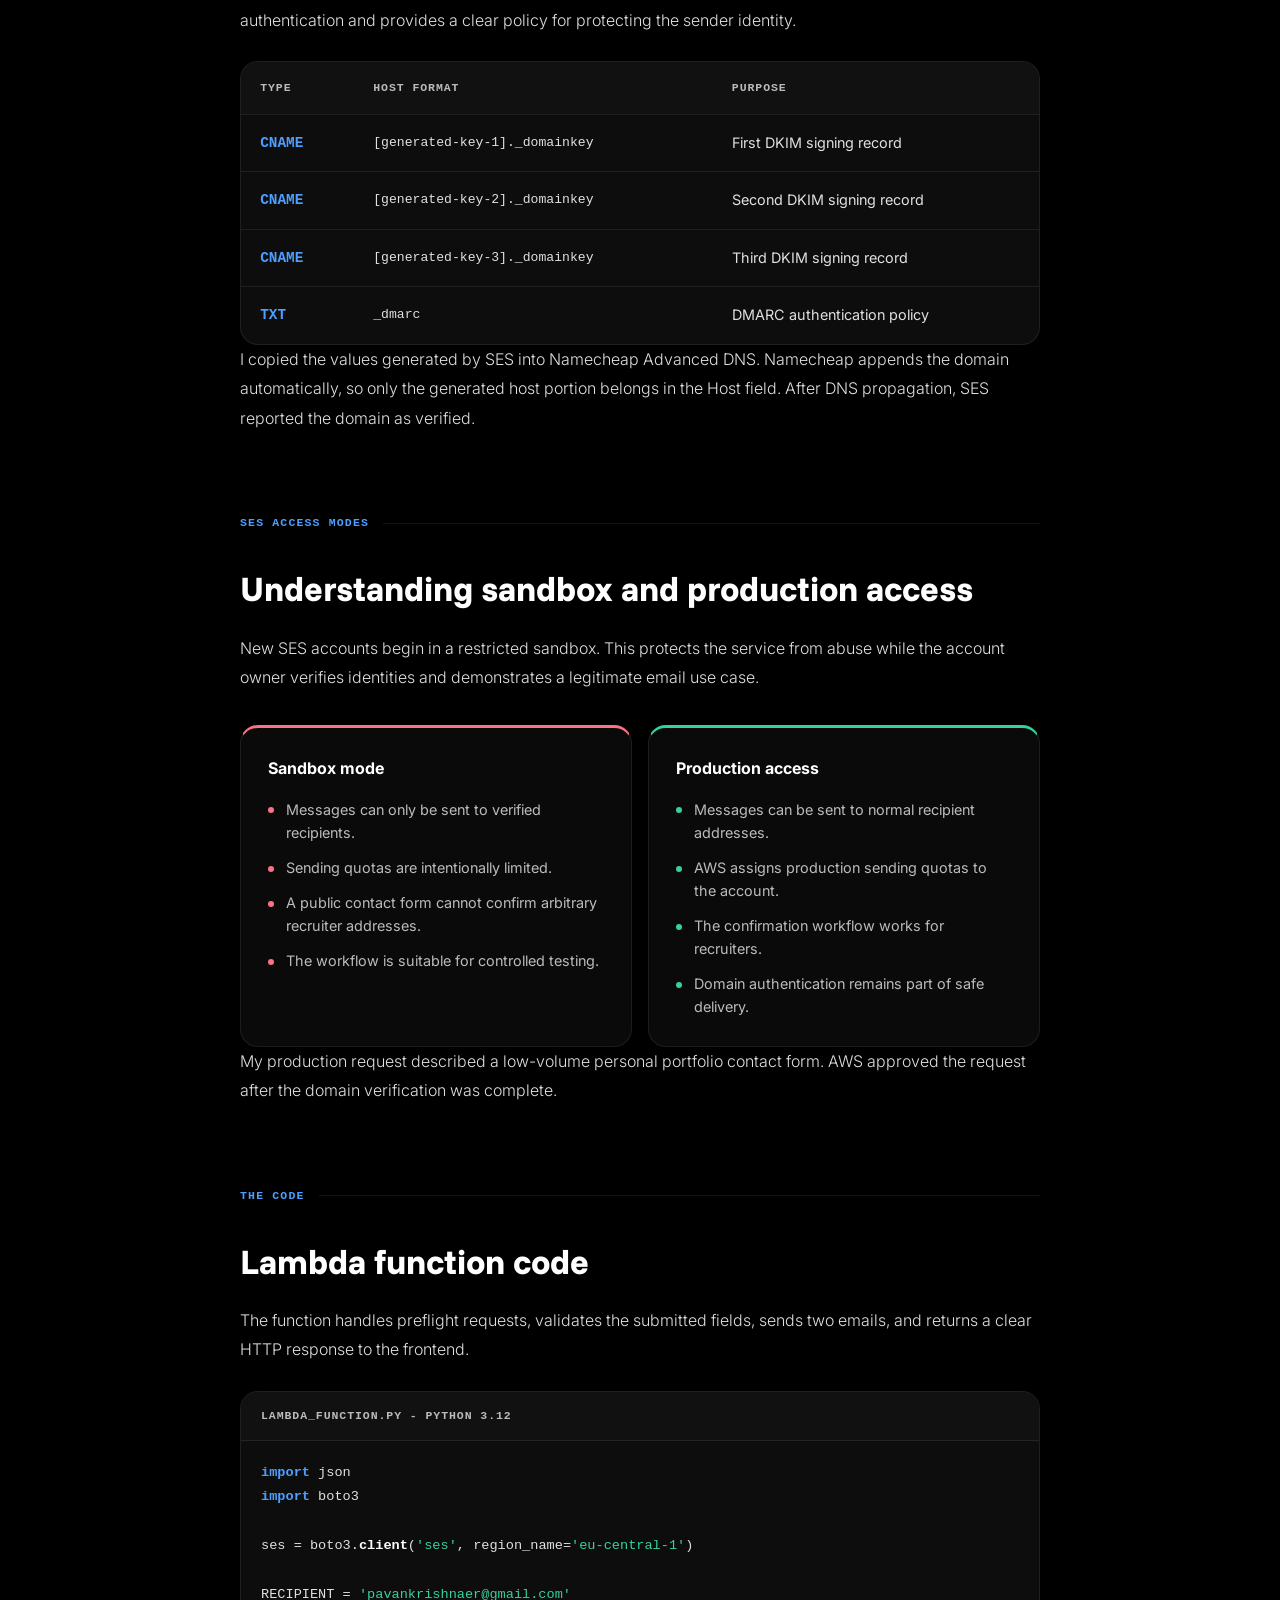
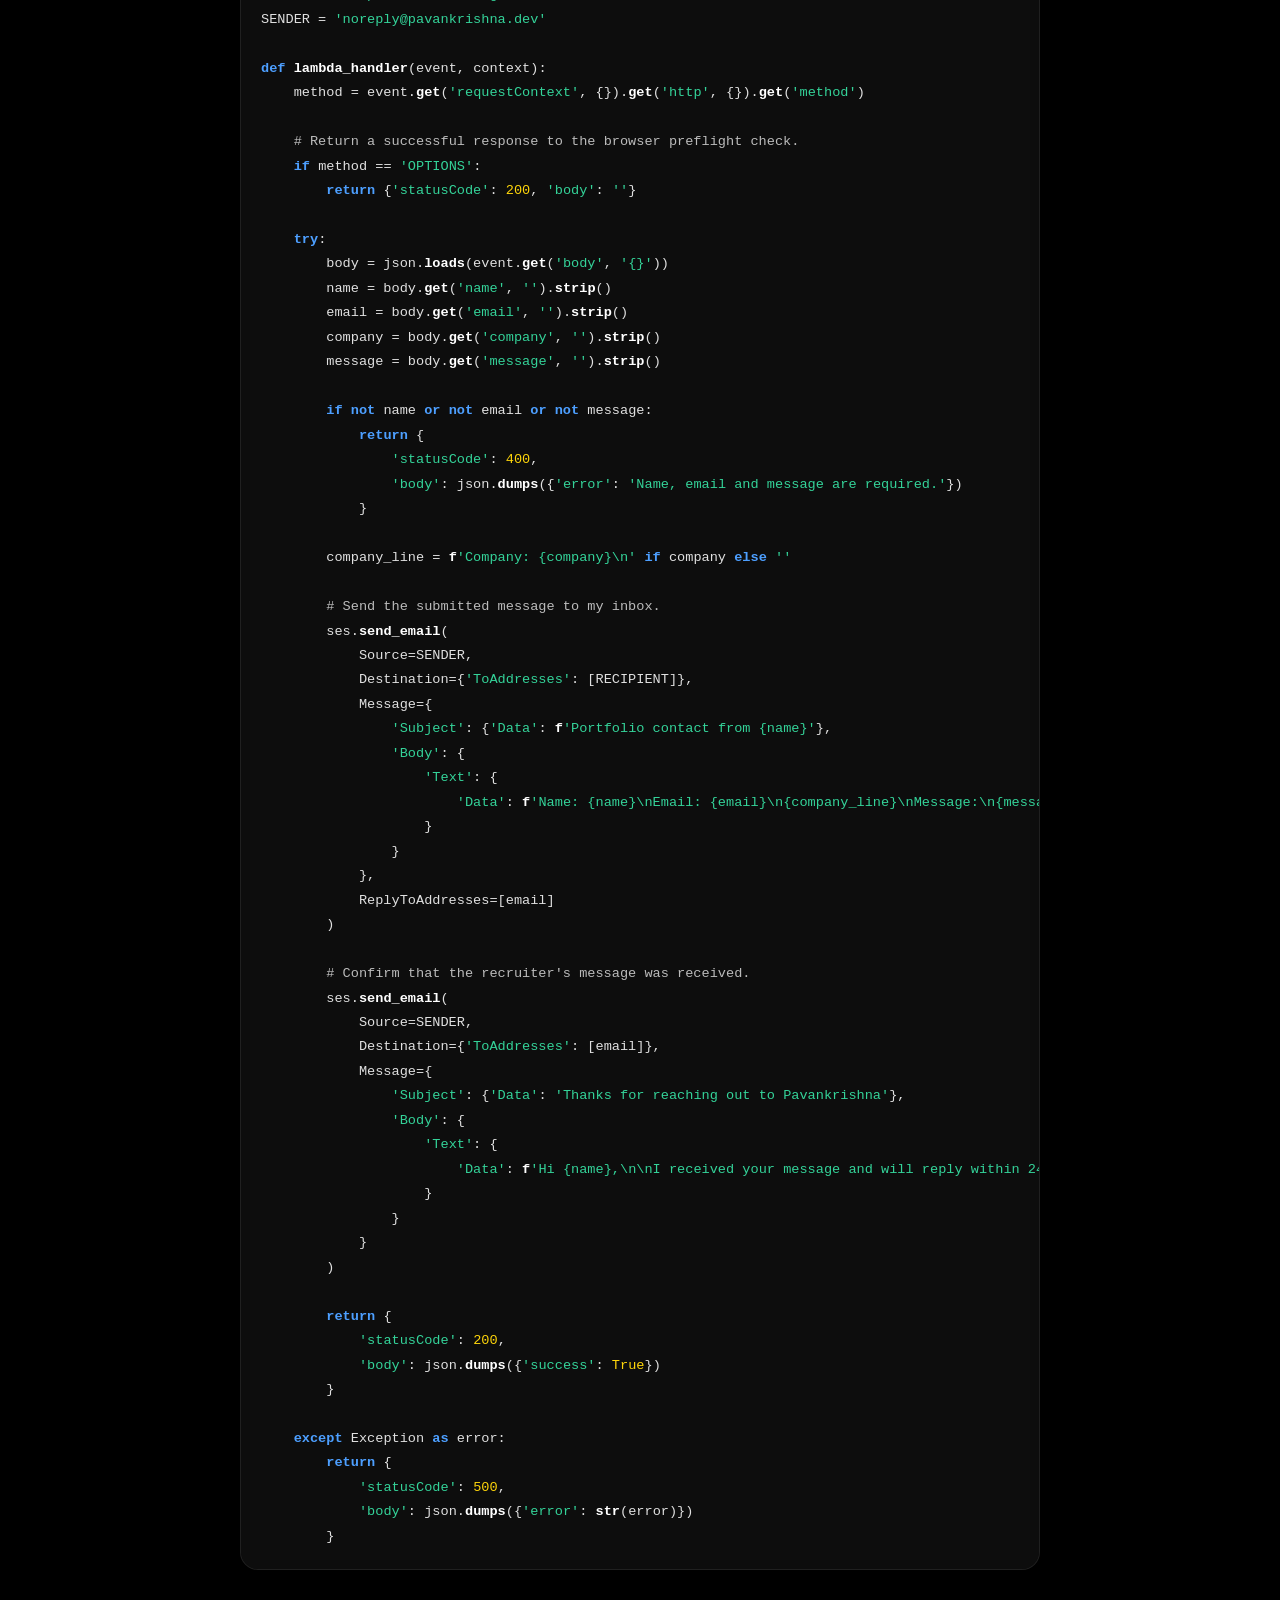
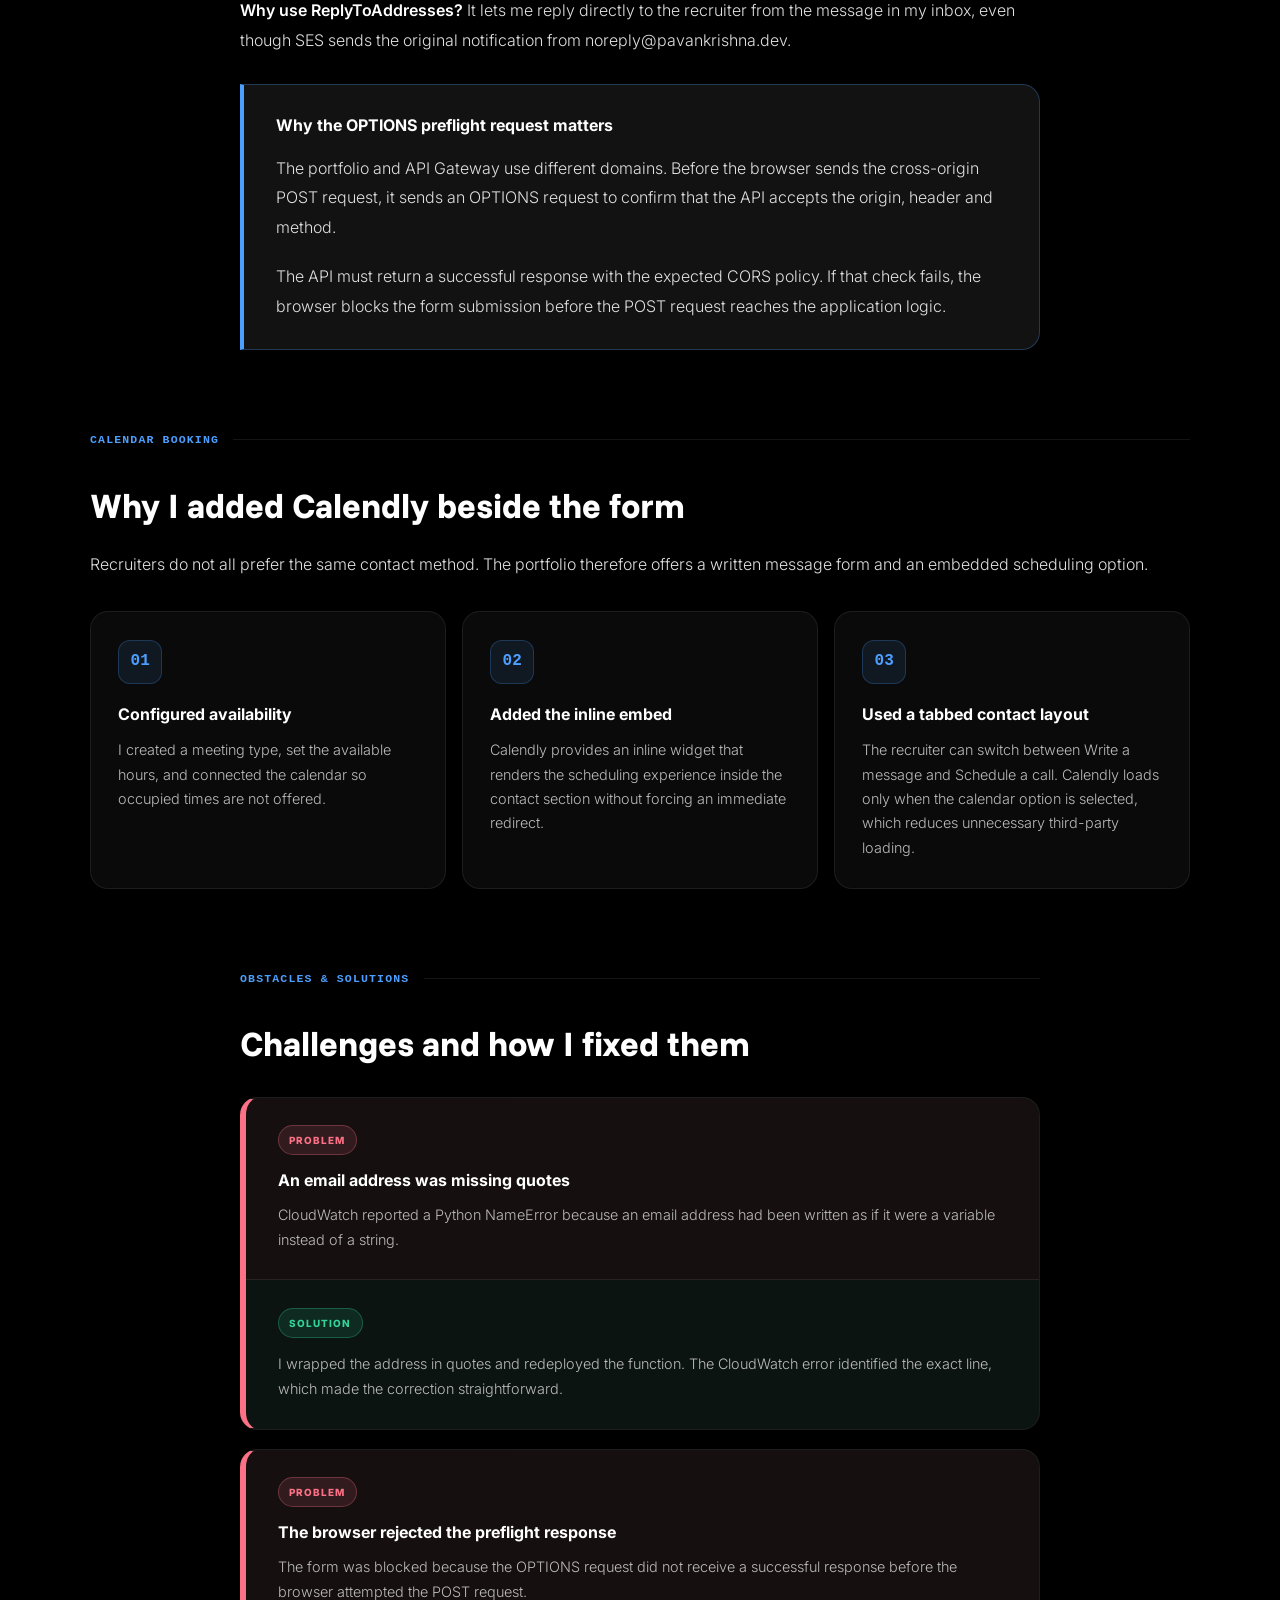
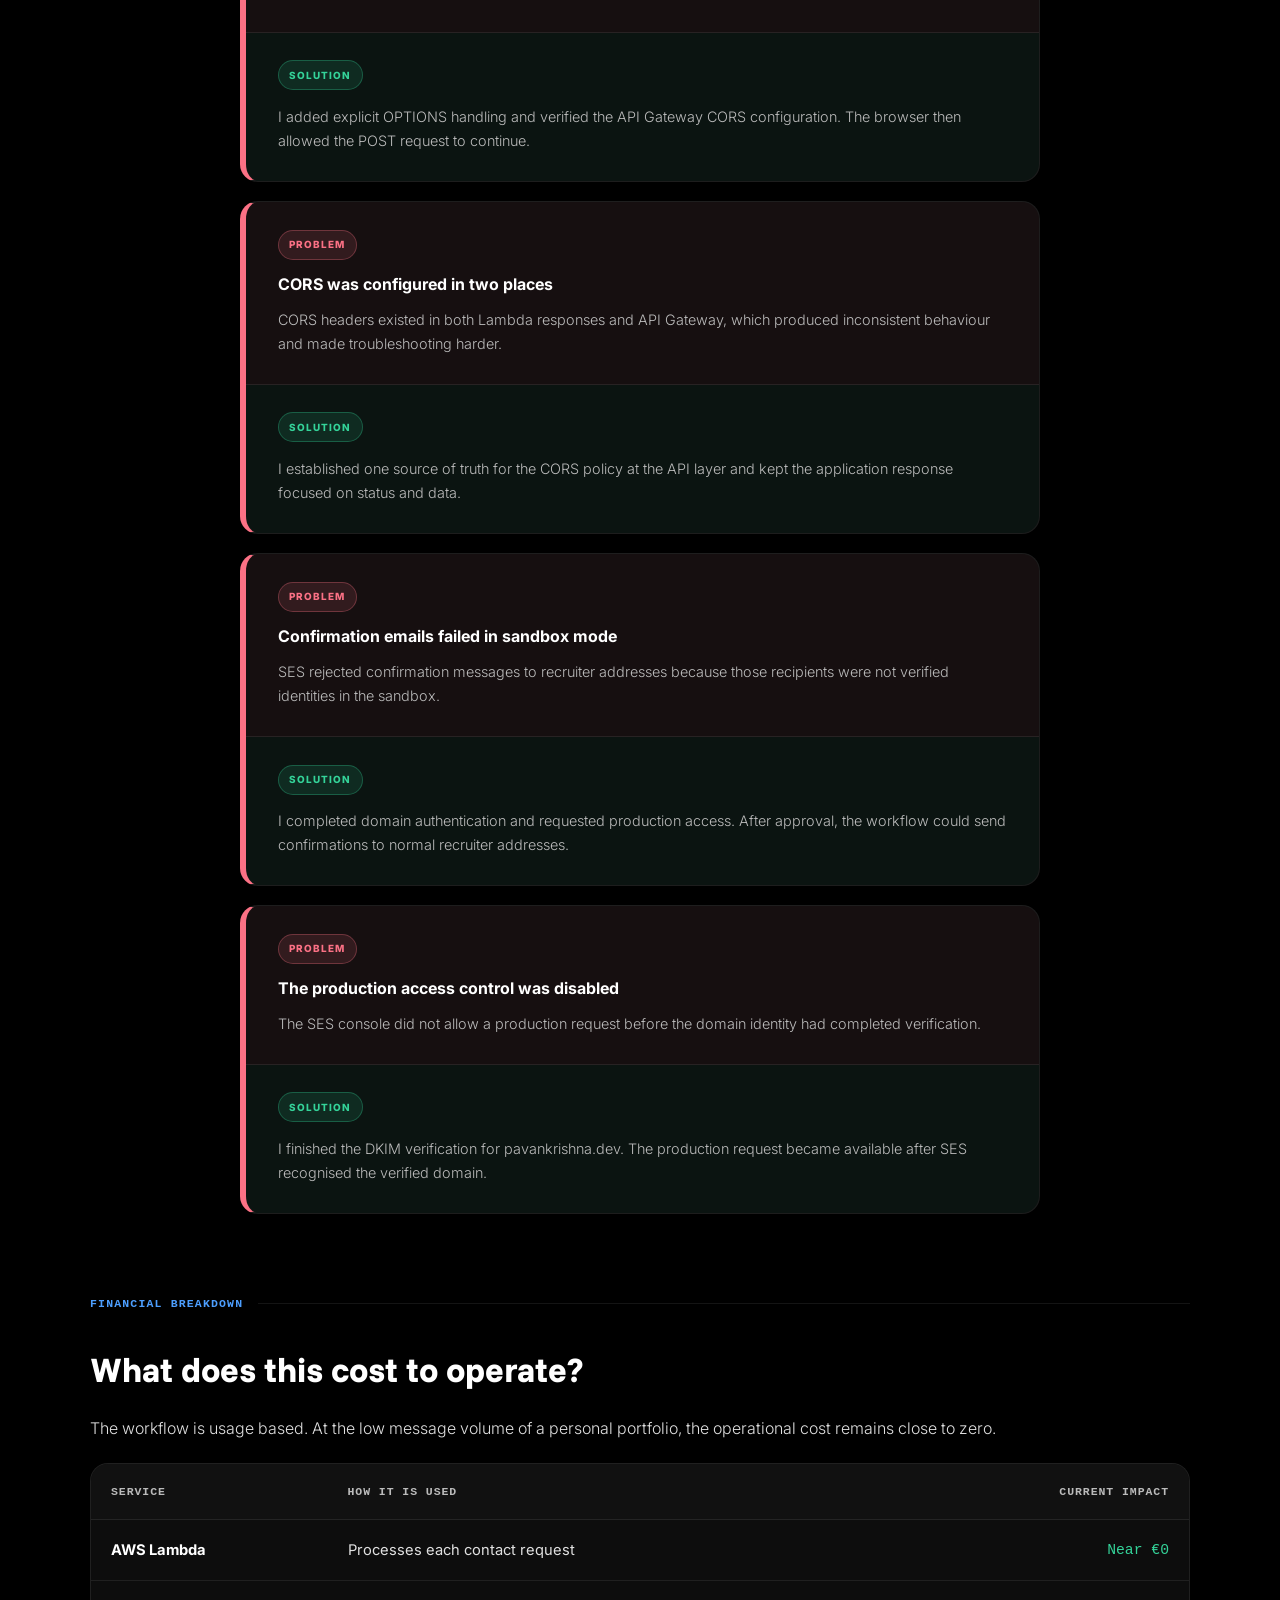
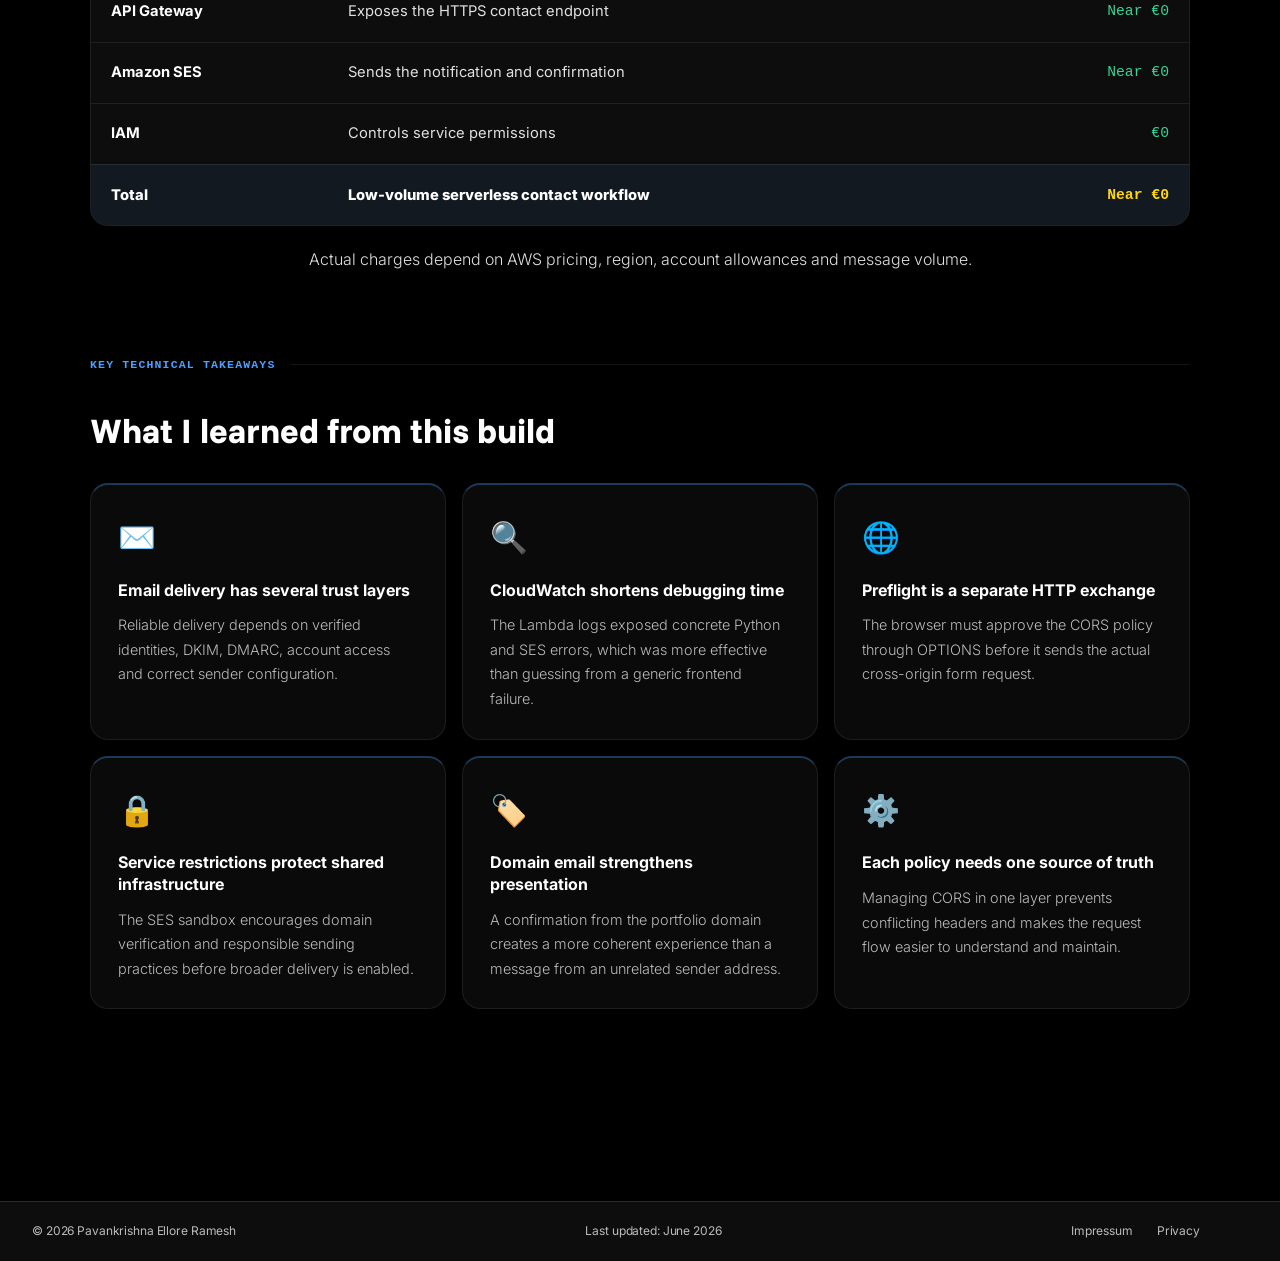
<file: serverless-contact-form.html>
<!DOCTYPE html>
<html lang="en" data-theme="dark">

<head>
  <meta charset="UTF-8">
  <meta name="viewport" content="width=device-width, initial-scale=1.0">
  <title>Serverless Contact Form - Pavankrishna</title>
  <meta name="description"
    content="How I built a serverless contact form using AWS Lambda, API Gateway, Amazon SES, IAM, CORS, DKIM and DMARC.">
  <meta property="og:title" content="Serverless Contact Form on AWS">
  <meta property="og:description"
    content="A technical breakdown of the Lambda, API Gateway and Amazon SES contact workflow behind pavankrishna.dev.">
  <meta property="og:image" content="https://pavankrishna.dev/og-image.png">
  <meta property="og:url" content="https://pavankrishna.dev/serverless-contact-form.html">
  <meta property="og:type" content="article">
  <meta name="twitter:card" content="summary_large_image">
  <meta name="twitter:title" content="Serverless Contact Form on AWS">
  <meta name="twitter:description"
    content="Lambda, API Gateway, Amazon SES, IAM, CORS and domain authentication explained as a portfolio case study.">
  <meta name="twitter:image" content="https://pavankrishna.dev/og-image.png">
  <link rel="canonical" href="https://pavankrishna.dev/serverless-contact-form.html">
  <link rel="icon" href="favicon.svg" type="image/svg+xml">

  <link
    href="https://fonts.googleapis.com/css2?family=Inter:wght@300;400;500;600;700&amp;family=Funnel+Sans:wght@700;800&amp;display=swap"
    rel="stylesheet">
  <link rel="stylesheet" href="common.css">
  <link rel="stylesheet" href="case-study.css">
  <script>
    (function () {
      const saved = localStorage.getItem('theme');
      document.documentElement.setAttribute('data-theme', saved || 'dark');
    })();
  </script>
</head>

<body>
  <div id="site-nav"></div>

  <div class="case-glow" aria-hidden="true"></div>

  <header class="case-hero">
    <a class="case-back" href="index.html#projects">← Back to projects</a>
    <h1>Serverless Contact Form with <em>Lambda, API Gateway</em> and Amazon SES</h1>
    <p>
      The contact form on my portfolio uses a serverless email workflow on AWS. A recruiter can submit a message, I
      receive it in my inbox, and the recruiter receives a confirmation from noreply@pavankrishna.dev.
    </p>
    <div class="service-pills" aria-label="Services and technologies used">
      <span>AWS Lambda</span>
      <span>API Gateway</span>
      <span>Amazon SES</span>
      <span>Python 3.12</span>
      <span>IAM</span>
      <span>CORS</span>
      <span>DKIM &amp; DMARC</span>
      <span>Namecheap DNS</span>
      <span>Calendly</span>
    </div>
  </header>

  <main class="case-main">
    <section class="case-section case-section-wide reveal">
      <div class="section-heading">
        <span>Architecture Visualization</span>
      </div>
      <div class="architecture-card">
        <div class="architecture-flow">
          <div class="architecture-node">
            <div class="architecture-icon">🧑‍💼</div>
            <strong>Contact Form</strong>
            <span>Recruiter submits</span>
          </div>
          <div class="architecture-arrow">→</div>
          <div class="architecture-node">
            <div class="architecture-icon">🌐</div>
            <strong>API Gateway</strong>
            <span>POST /contact</span>
          </div>
          <div class="architecture-arrow">→</div>
          <div class="architecture-node architecture-node-primary">
            <div class="architecture-icon">⚡</div>
            <strong>AWS Lambda</strong>
            <span>Validate and process</span>
          </div>
          <div class="architecture-arrow">→</div>
          <div class="architecture-node">
            <div class="architecture-icon">📧</div>
            <strong>Amazon SES</strong>
            <span>Send two emails</span>
          </div>
          <div class="architecture-arrow">→</div>
          <div class="architecture-node">
            <div class="architecture-icon">📥</div>
            <strong>Email Delivery</strong>
            <span>Message and receipt</span>
          </div>
        </div>
        <p>One form submission sends the message to my inbox and a confirmation to the recruiter without running a
          permanent backend server.</p>
      </div>
    </section>

    <section class="case-section text-column reveal">
      <div class="section-heading">
        <span>The Strategic Why</span>
      </div>
      <h2>Why build this instead of using a form service?</h2>
      <p>
        Hosted form services can process contact messages quickly, but this portfolio is also a demonstration of my
        cloud engineering work. Building the workflow on AWS gave me practical experience with Lambda execution roles,
        API Gateway, CORS, SES domain verification and email authentication.
      </p>
      <p>
        Amazon SES also lets the confirmation email come from <strong>noreply@pavankrishna.dev</strong> instead of an
        unrelated third-party domain. That small detail makes the interaction feel more consistent and professional.
      </p>
      <blockquote>
        The visible form is simple, but the workflow behind it demonstrates security, serverless integration, domain
        authentication, error handling and production email delivery.
      </blockquote>
    </section>

    <section class="case-section reveal">
      <div class="section-heading">
        <span>Execution Timeline</span>
      </div>
      <h2>Step by step breakdown</h2>
      <p class="section-intro">The implementation progressed from a verified SES identity to a complete contact and
        scheduling experience.</p>

      <div class="timeline-grid">
        <article class="timeline-card">
          <div class="timeline-number">01</div>
          <h3>Verified an email address in SES</h3>
          <p>I first verified my email address in Amazon SES. During sandbox testing, SES requires verified identities
            before it can deliver messages.</p>
        </article>
        <article class="timeline-card">
          <div class="timeline-number">02</div>
          <h3>Created the Lambda function</h3>
          <p>I created a Python 3.12 function that validates the submitted fields, sends the message to me, and sends a
            confirmation to the recruiter.</p>
        </article>
        <article class="timeline-card">
          <div class="timeline-number">03</div>
          <h3>Granted SES permissions</h3>
          <p>I updated the Lambda execution role with the permissions required to send email through SES. This allows
            the function to call SES without using account credentials in the code.</p>
        </article>
        <article class="timeline-card">
          <div class="timeline-number">04</div>
          <h3>Created the API Gateway routes</h3>
          <p>I created a POST /contact route for form submissions and an OPTIONS /contact route for browser preflight
            checks. Both routes connect to the Lambda function.</p>
        </article>
        <article class="timeline-card">
          <div class="timeline-number">05</div>
          <h3>Configured CORS</h3>
          <p>I restricted requests to pavankrishna.dev and allowed the content-type header plus the POST and OPTIONS
            methods. The configuration is managed consistently at the API layer.</p>
        </article>
        <article class="timeline-card">
          <div class="timeline-number">06</div>
          <h3>Verified the portfolio domain</h3>
          <p>I verified pavankrishna.dev in SES so the workflow could send from noreply@pavankrishna.dev instead of a
            personal Gmail address.</p>
        </article>
        <article class="timeline-card">
          <div class="timeline-number">07</div>
          <h3>Added DKIM and DMARC records</h3>
          <p>I added three DKIM CNAME records and one DMARC TXT record in Namecheap. These records help receiving mail
            servers authenticate messages from the domain.</p>
        </article>
        <article class="timeline-card">
          <div class="timeline-number">08</div>
          <h3>Moved SES out of sandbox mode</h3>
          <p>I submitted the production access request with the portfolio use case. After approval, SES could send the
            confirmation email to recruiters who had not been pre-verified.</p>
        </article>
        <article class="timeline-card">
          <div class="timeline-number">09</div>
          <h3>Connected the portfolio interface</h3>
          <p>I connected the form to API Gateway, added clear success and failure states, and included Calendly as an
            alternative for recruiters who prefer to schedule a call.</p>
        </article>
      </div>
    </section>

    <section class="case-section text-column reveal">
      <div class="section-heading">
        <span>DNS and Email Authentication</span>
      </div>
      <h2>How DKIM and DMARC support delivery</h2>
      <p>
        SES generated three DKIM records for the domain. DKIM adds a cryptographic signature to outgoing email so the
        receiving server can verify that the message genuinely came from pavankrishna.dev and was not modified during
        delivery.
      </p>
      <p>
        I also added a DMARC policy. DMARC tells receiving mail systems how to handle messages that fail domain
        authentication and provides a clear policy for protecting the sender identity.
      </p>

      <div class="record-panel">
        <table class="record-table">
          <thead>
            <tr>
              <th>Type</th>
              <th>Host format</th>
              <th>Purpose</th>
            </tr>
          </thead>
          <tbody>
            <tr>
              <td>CNAME</td>
              <td>[generated-key-1]._domainkey</td>
              <td>First DKIM signing record</td>
            </tr>
            <tr>
              <td>CNAME</td>
              <td>[generated-key-2]._domainkey</td>
              <td>Second DKIM signing record</td>
            </tr>
            <tr>
              <td>CNAME</td>
              <td>[generated-key-3]._domainkey</td>
              <td>Third DKIM signing record</td>
            </tr>
            <tr>
              <td>TXT</td>
              <td>_dmarc</td>
              <td>DMARC authentication policy</td>
            </tr>
          </tbody>
        </table>
      </div>
      <p>
        I copied the values generated by SES into Namecheap Advanced DNS. Namecheap appends the domain automatically,
        so only the generated host portion belongs in the Host field. After DNS propagation, SES reported the domain
        as verified.
      </p>
    </section>

    <section class="case-section text-column reveal">
      <div class="section-heading">
        <span>SES Access Modes</span>
      </div>
      <h2>Understanding sandbox and production access</h2>
      <p>
        New SES accounts begin in a restricted sandbox. This protects the service from abuse while the account owner
        verifies identities and demonstrates a legitimate email use case.
      </p>

      <div class="comparison-grid">
        <article class="comparison-card restricted">
          <h3>Sandbox mode</h3>
          <ul>
            <li>Messages can only be sent to verified recipients.</li>
            <li>Sending quotas are intentionally limited.</li>
            <li>A public contact form cannot confirm arbitrary recruiter addresses.</li>
            <li>The workflow is suitable for controlled testing.</li>
          </ul>
        </article>
        <article class="comparison-card available">
          <h3>Production access</h3>
          <ul>
            <li>Messages can be sent to normal recipient addresses.</li>
            <li>AWS assigns production sending quotas to the account.</li>
            <li>The confirmation workflow works for recruiters.</li>
            <li>Domain authentication remains part of safe delivery.</li>
          </ul>
        </article>
      </div>
      <p>
        My production request described a low-volume personal portfolio contact form. AWS approved the request after
        the domain verification was complete.
      </p>
    </section>

    <section class="case-section text-column reveal">
      <div class="section-heading">
        <span>The Code</span>
      </div>
      <h2>Lambda function code</h2>
      <p>
        The function handles preflight requests, validates the submitted fields, sends two emails, and returns a clear
        HTTP response to the frontend.
      </p>

      <div class="code-panel">
        <div class="code-label">lambda_function.py - Python 3.12</div>
        <code><span class="c-key">import</span> json
<span class="c-key">import</span> boto3

ses = boto3.<span class="c-fn">client</span>(<span class="c-str">'ses'</span>, region_name=<span class="c-str">'eu-central-1'</span>)

RECIPIENT = <span class="c-str">'pavankrishnaer@gmail.com'</span>
SENDER = <span class="c-str">'noreply@pavankrishna.dev'</span>

<span class="c-key">def</span> <span class="c-fn">lambda_handler</span>(event, context):
    method = event.<span class="c-fn">get</span>(<span class="c-str">'requestContext'</span>, {}).<span class="c-fn">get</span>(<span class="c-str">'http'</span>, {}).<span class="c-fn">get</span>(<span class="c-str">'method'</span>)

    <span class="c-comment"># Return a successful response to the browser preflight check.</span>
    <span class="c-key">if</span> method == <span class="c-str">'OPTIONS'</span>:
        <span class="c-key">return</span> {<span class="c-str">'statusCode'</span>: <span class="c-num">200</span>, <span class="c-str">'body'</span>: <span class="c-str">''</span>}

    <span class="c-key">try</span>:
        body = json.<span class="c-fn">loads</span>(event.<span class="c-fn">get</span>(<span class="c-str">'body'</span>, <span class="c-str">'{}'</span>))
        name = body.<span class="c-fn">get</span>(<span class="c-str">'name'</span>, <span class="c-str">''</span>).<span class="c-fn">strip</span>()
        email = body.<span class="c-fn">get</span>(<span class="c-str">'email'</span>, <span class="c-str">''</span>).<span class="c-fn">strip</span>()
        company = body.<span class="c-fn">get</span>(<span class="c-str">'company'</span>, <span class="c-str">''</span>).<span class="c-fn">strip</span>()
        message = body.<span class="c-fn">get</span>(<span class="c-str">'message'</span>, <span class="c-str">''</span>).<span class="c-fn">strip</span>()

        <span class="c-key">if not</span> name <span class="c-key">or not</span> email <span class="c-key">or not</span> message:
            <span class="c-key">return</span> {
                <span class="c-str">'statusCode'</span>: <span class="c-num">400</span>,
                <span class="c-str">'body'</span>: json.<span class="c-fn">dumps</span>({<span class="c-str">'error'</span>: <span class="c-str">'Name, email and message are required.'</span>})
            }

        company_line = <span class="c-fn">f</span><span class="c-str">'Company: {company}\n'</span> <span class="c-key">if</span> company <span class="c-key">else</span> <span class="c-str">''</span>

        <span class="c-comment"># Send the submitted message to my inbox.</span>
        ses.<span class="c-fn">send_email</span>(
            Source=SENDER,
            Destination={<span class="c-str">'ToAddresses'</span>: [RECIPIENT]},
            Message={
                <span class="c-str">'Subject'</span>: {<span class="c-str">'Data'</span>: <span class="c-fn">f</span><span class="c-str">'Portfolio contact from {name}'</span>},
                <span class="c-str">'Body'</span>: {
                    <span class="c-str">'Text'</span>: {
                        <span class="c-str">'Data'</span>: <span class="c-fn">f</span><span class="c-str">'Name: {name}\nEmail: {email}\n{company_line}\nMessage:\n{message}'</span>
                    }
                }
            },
            ReplyToAddresses=[email]
        )

        <span class="c-comment"># Confirm that the recruiter's message was received.</span>
        ses.<span class="c-fn">send_email</span>(
            Source=SENDER,
            Destination={<span class="c-str">'ToAddresses'</span>: [email]},
            Message={
                <span class="c-str">'Subject'</span>: {<span class="c-str">'Data'</span>: <span class="c-str">'Thanks for reaching out to Pavankrishna'</span>},
                <span class="c-str">'Body'</span>: {
                    <span class="c-str">'Text'</span>: {
                        <span class="c-str">'Data'</span>: <span class="c-fn">f</span><span class="c-str">'Hi {name},\n\nI received your message and will reply within 24 hours.\n\nYour message:\n{message}\n\nBest regards,\nPavankrishna Ellore Ramesh'</span>
                    }
                }
            }
        )

        <span class="c-key">return</span> {
            <span class="c-str">'statusCode'</span>: <span class="c-num">200</span>,
            <span class="c-str">'body'</span>: json.<span class="c-fn">dumps</span>({<span class="c-str">'success'</span>: <span class="c-num">True</span>})
        }

    <span class="c-key">except</span> Exception <span class="c-key">as</span> error:
        <span class="c-key">return</span> {
            <span class="c-str">'statusCode'</span>: <span class="c-num">500</span>,
            <span class="c-str">'body'</span>: json.<span class="c-fn">dumps</span>({<span class="c-str">'error'</span>: <span class="c-fn">str</span>(error)})
        }
</code>
      </div>

      <p>
        <strong>Why use ReplyToAddresses?</strong> It lets me reply directly to the recruiter from the message in my
        inbox, even though SES sends the original notification from noreply@pavankrishna.dev.
      </p>

      <div class="explainer-panel">
        <h3>Why the OPTIONS preflight request matters</h3>
        <p>
          The portfolio and API Gateway use different domains. Before the browser sends the cross-origin POST request,
          it sends an OPTIONS request to confirm that the API accepts the origin, header and method.
        </p>
        <p>
          The API must return a successful response with the expected CORS policy. If that check fails, the browser
          blocks the form submission before the POST request reaches the application logic.
        </p>
      </div>
    </section>

    <section class="case-section reveal">
      <div class="section-heading">
        <span>Calendar Booking</span>
      </div>
      <h2>Why I added Calendly beside the form</h2>
      <p class="section-intro">
        Recruiters do not all prefer the same contact method. The portfolio therefore offers a written message form and
        an embedded scheduling option.
      </p>

      <div class="timeline-grid">
        <article class="timeline-card">
          <div class="timeline-number">01</div>
          <h3>Configured availability</h3>
          <p>I created a meeting type, set the available hours, and connected the calendar so occupied times are not
            offered.</p>
        </article>
        <article class="timeline-card">
          <div class="timeline-number">02</div>
          <h3>Added the inline embed</h3>
          <p>Calendly provides an inline widget that renders the scheduling experience inside the contact section
            without forcing an immediate redirect.</p>
        </article>
        <article class="timeline-card">
          <div class="timeline-number">03</div>
          <h3>Used a tabbed contact layout</h3>
          <p>The recruiter can switch between Write a message and Schedule a call. Calendly loads only when the calendar
            option is selected, which reduces unnecessary third-party loading.</p>
        </article>
      </div>
    </section>

    <section class="case-section text-column reveal">
      <div class="section-heading">
        <span>Obstacles &amp; Solutions</span>
      </div>
      <h2>Challenges and how I fixed them</h2>

      <div class="challenge-stack">
        <article class="challenge-card">
          <div class="challenge-half problem">
            <span>Problem</span>
            <h3>An email address was missing quotes</h3>
            <p>CloudWatch reported a Python NameError because an email address had been written as if it were a variable
              instead of a string.</p>
          </div>
          <div class="challenge-half solution">
            <span>Solution</span>
            <p>I wrapped the address in quotes and redeployed the function. The CloudWatch error identified the exact
              line, which made the correction straightforward.</p>
          </div>
        </article>

        <article class="challenge-card">
          <div class="challenge-half problem">
            <span>Problem</span>
            <h3>The browser rejected the preflight response</h3>
            <p>The form was blocked because the OPTIONS request did not receive a successful response before the
              browser attempted the POST request.</p>
          </div>
          <div class="challenge-half solution">
            <span>Solution</span>
            <p>I added explicit OPTIONS handling and verified the API Gateway CORS configuration. The browser then
              allowed the POST request to continue.</p>
          </div>
        </article>

        <article class="challenge-card">
          <div class="challenge-half problem">
            <span>Problem</span>
            <h3>CORS was configured in two places</h3>
            <p>CORS headers existed in both Lambda responses and API Gateway, which produced inconsistent behaviour and
              made troubleshooting harder.</p>
          </div>
          <div class="challenge-half solution">
            <span>Solution</span>
            <p>I established one source of truth for the CORS policy at the API layer and kept the application response
              focused on status and data.</p>
          </div>
        </article>

        <article class="challenge-card">
          <div class="challenge-half problem">
            <span>Problem</span>
            <h3>Confirmation emails failed in sandbox mode</h3>
            <p>SES rejected confirmation messages to recruiter addresses because those recipients were not verified
              identities in the sandbox.</p>
          </div>
          <div class="challenge-half solution">
            <span>Solution</span>
            <p>I completed domain authentication and requested production access. After approval, the workflow could
              send confirmations to normal recruiter addresses.</p>
          </div>
        </article>

        <article class="challenge-card">
          <div class="challenge-half problem">
            <span>Problem</span>
            <h3>The production access control was disabled</h3>
            <p>The SES console did not allow a production request before the domain identity had completed
              verification.</p>
          </div>
          <div class="challenge-half solution">
            <span>Solution</span>
            <p>I finished the DKIM verification for pavankrishna.dev. The production request became available after SES
              recognised the verified domain.</p>
          </div>
        </article>
      </div>
    </section>

    <section class="case-section reveal">
      <div class="section-heading">
        <span>Financial Breakdown</span>
      </div>
      <h2>What does this cost to operate?</h2>
      <p class="section-intro">
        The workflow is usage based. At the low message volume of a personal portfolio, the operational cost remains
        close to zero.
      </p>

      <div class="cost-panel">
        <table class="cost-table">
          <thead>
            <tr>
              <th>Service</th>
              <th>How it is used</th>
              <th>Current impact</th>
            </tr>
          </thead>
          <tbody>
            <tr>
              <td>AWS Lambda</td>
              <td>Processes each contact request</td>
              <td>Near €0</td>
            </tr>
            <tr>
              <td>API Gateway</td>
              <td>Exposes the HTTPS contact endpoint</td>
              <td>Near €0</td>
            </tr>
            <tr>
              <td>Amazon SES</td>
              <td>Sends the notification and confirmation</td>
              <td>Near €0</td>
            </tr>
            <tr>
              <td>IAM</td>
              <td>Controls service permissions</td>
              <td>€0</td>
            </tr>
            <tr>
              <td>Total</td>
              <td>Low-volume serverless contact workflow</td>
              <td>Near €0</td>
            </tr>
          </tbody>
        </table>
      </div>
      <p class="cost-note">Actual charges depend on AWS pricing, region, account allowances and message volume.</p>
    </section>

    <section class="case-section reveal">
      <div class="section-heading">
        <span>Key Technical Takeaways</span>
      </div>
      <h2>What I learned from this build</h2>

      <div class="learning-grid">
        <article class="learning-card">
          <span>✉️</span>
          <h3>Email delivery has several trust layers</h3>
          <p>Reliable delivery depends on verified identities, DKIM, DMARC, account access and correct sender
            configuration.</p>
        </article>
        <article class="learning-card">
          <span>🔍</span>
          <h3>CloudWatch shortens debugging time</h3>
          <p>The Lambda logs exposed concrete Python and SES errors, which was more effective than guessing from a
            generic frontend failure.</p>
        </article>
        <article class="learning-card">
          <span>🌐</span>
          <h3>Preflight is a separate HTTP exchange</h3>
          <p>The browser must approve the CORS policy through OPTIONS before it sends the actual cross-origin form
            request.</p>
        </article>
        <article class="learning-card">
          <span>🔒</span>
          <h3>Service restrictions protect shared infrastructure</h3>
          <p>The SES sandbox encourages domain verification and responsible sending practices before broader delivery
            is enabled.</p>
        </article>
        <article class="learning-card">
          <span>🏷️</span>
          <h3>Domain email strengthens presentation</h3>
          <p>A confirmation from the portfolio domain creates a more coherent experience than a message from an
            unrelated sender address.</p>
        </article>
        <article class="learning-card">
          <span>⚙️</span>
          <h3>Each policy needs one source of truth</h3>
          <p>Managing CORS in one layer prevents conflicting headers and makes the request flow easier to understand and
            maintain.</p>
        </article>
      </div>
    </section>
  </main>

  <div id="site-footer"></div>
  <script src="common.js"></script>
  <script src="case-study.js"></script>
</body>

</html>
</file>
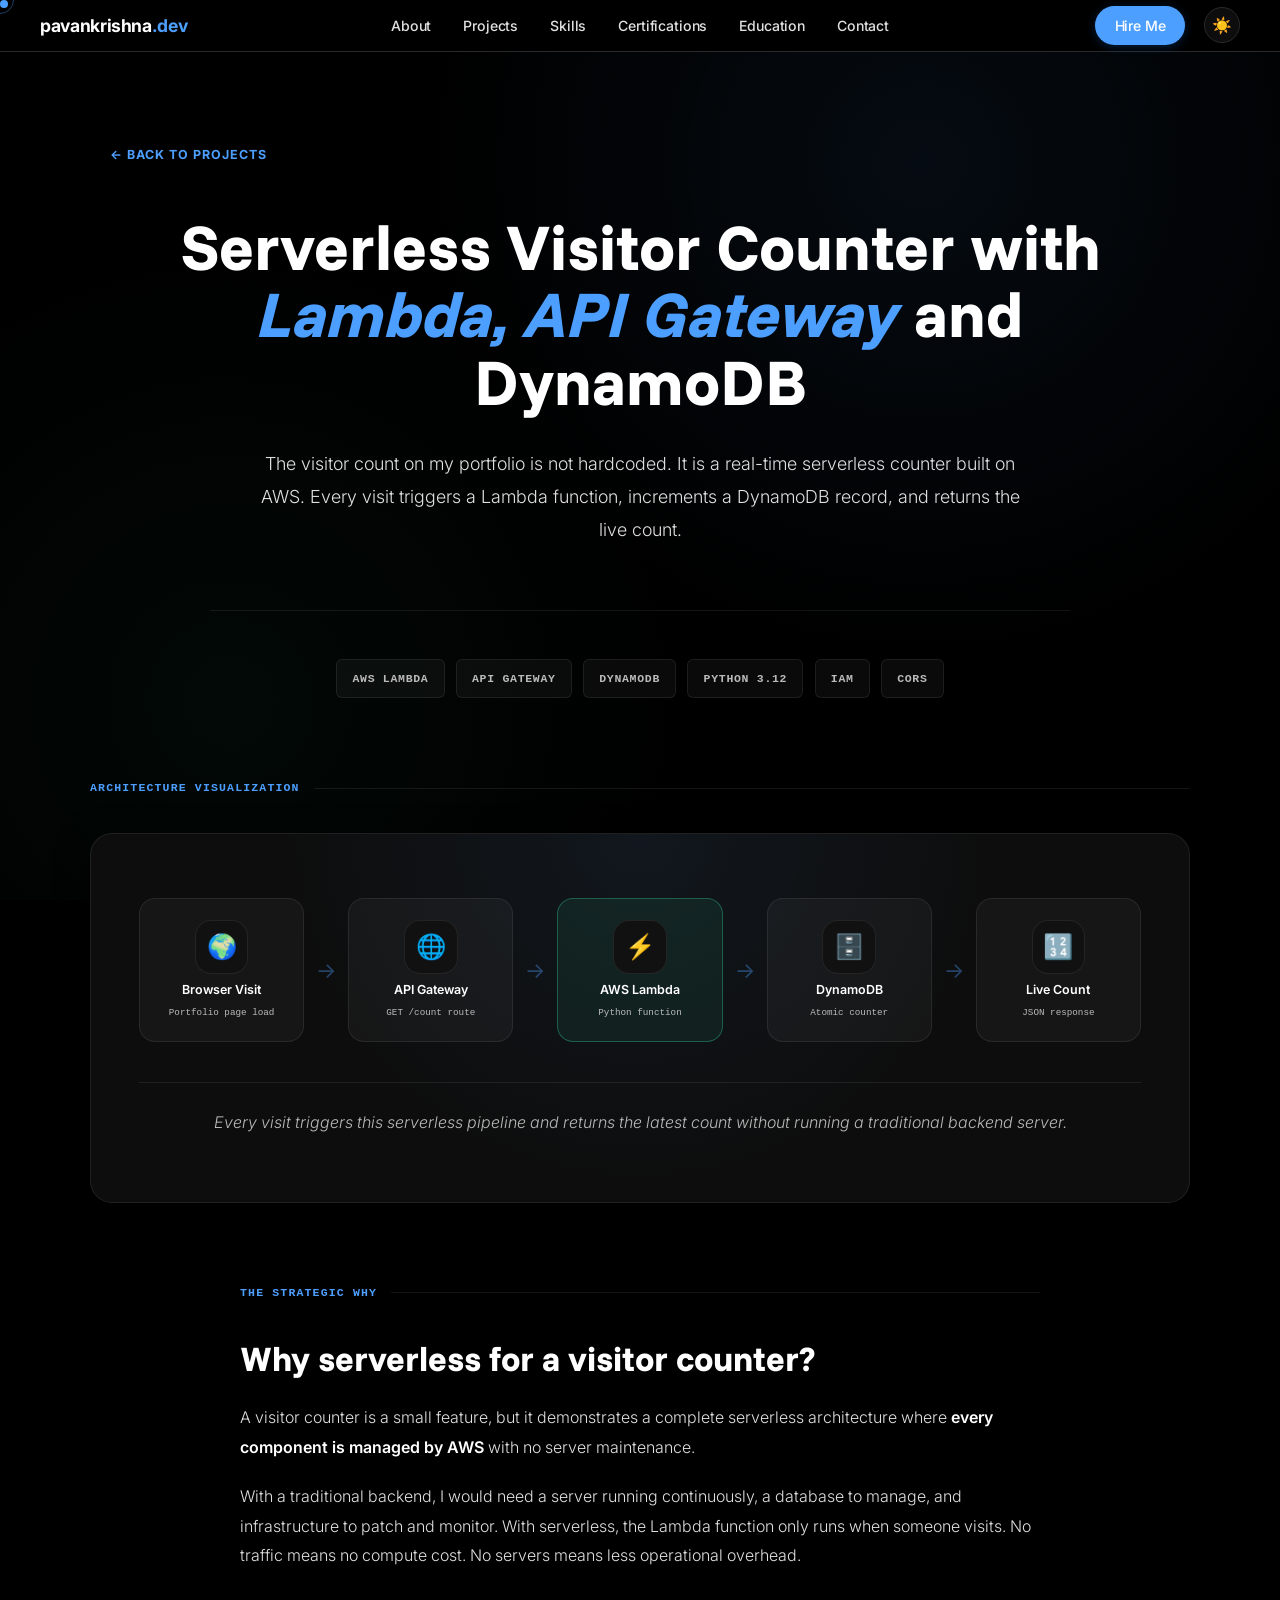
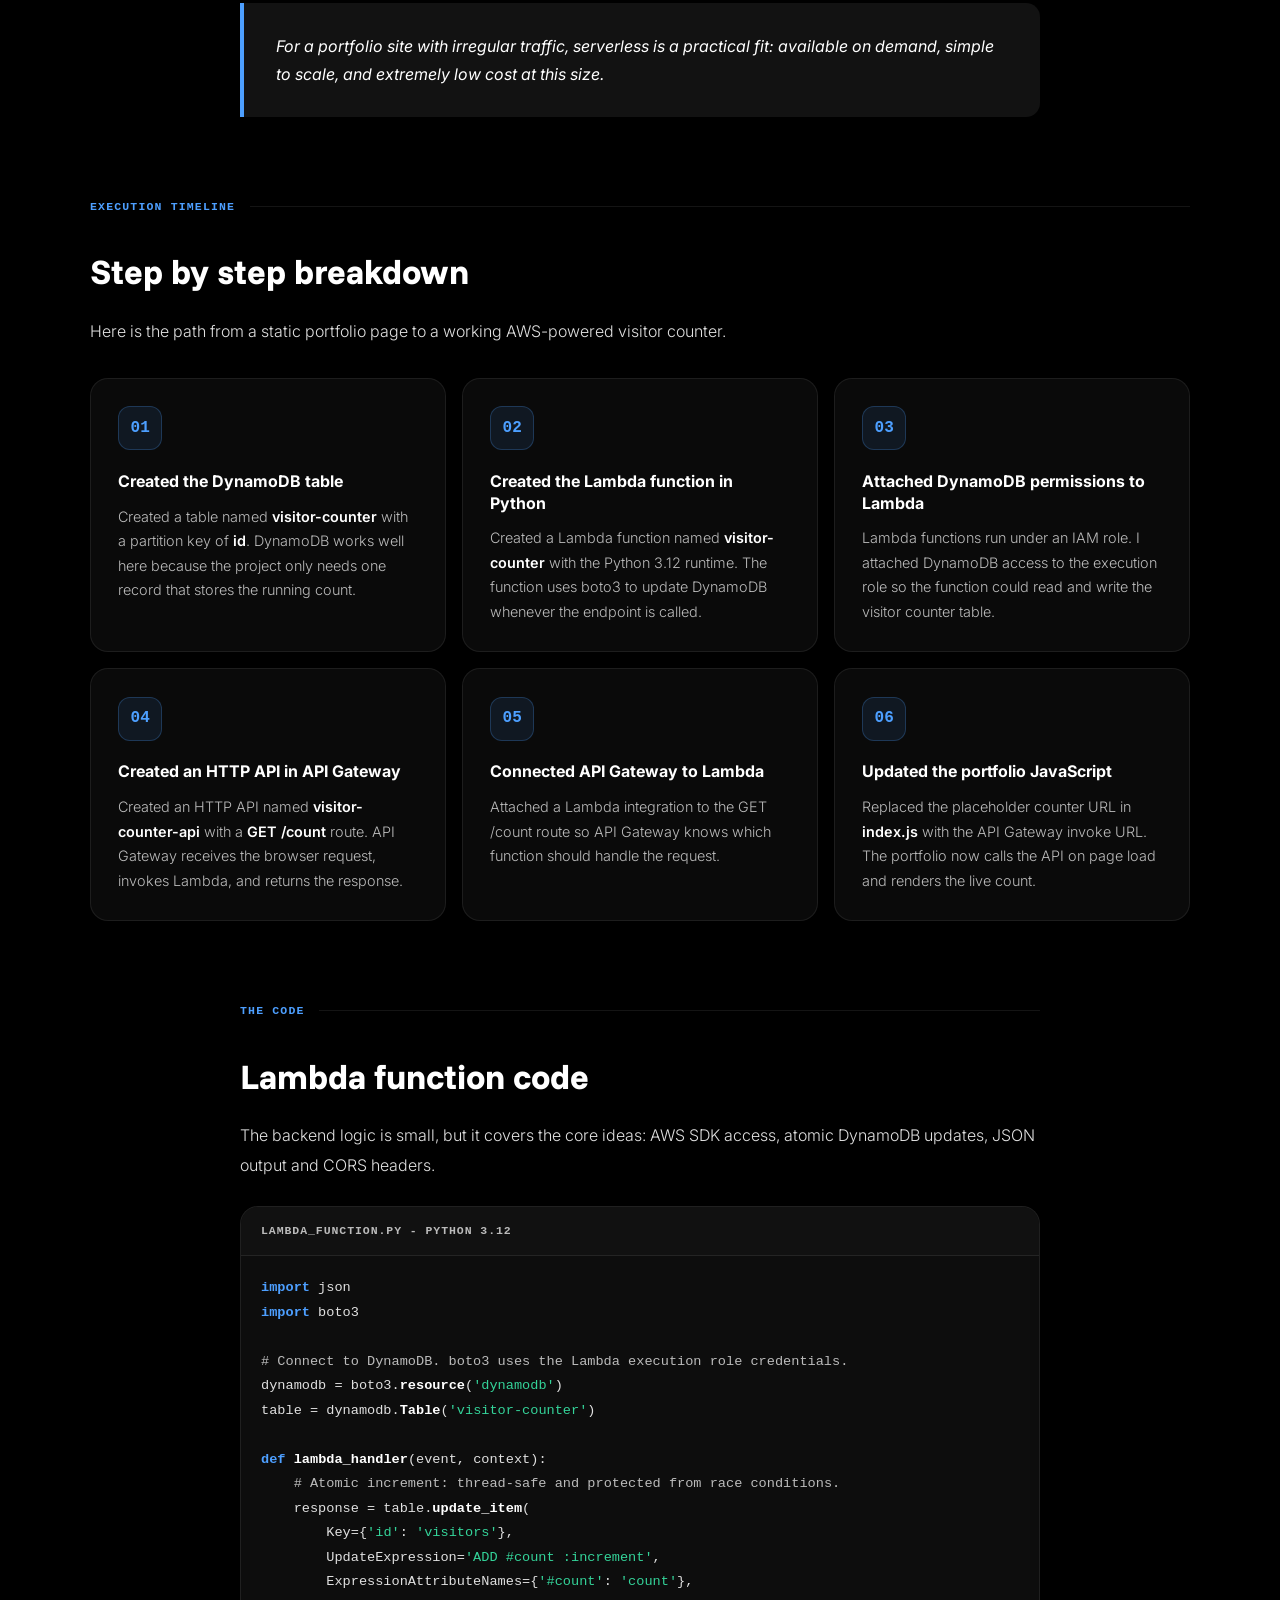
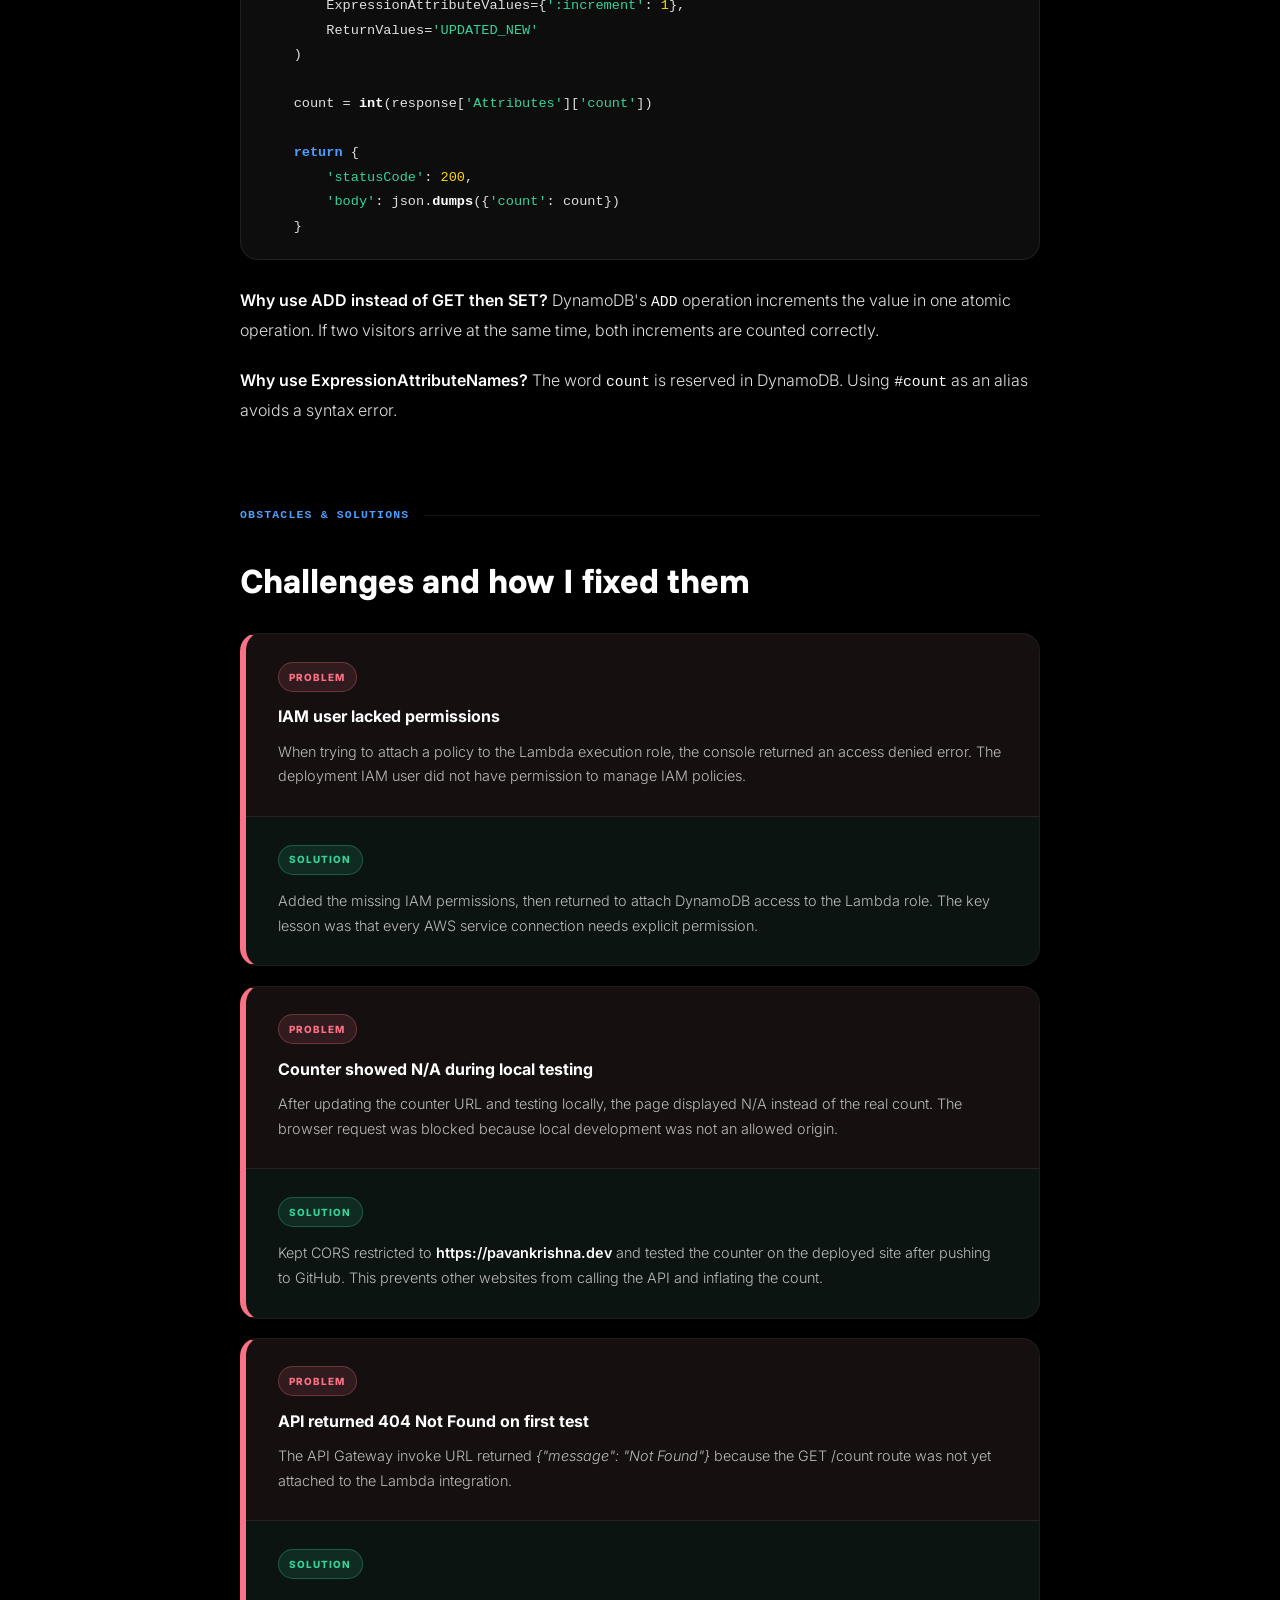
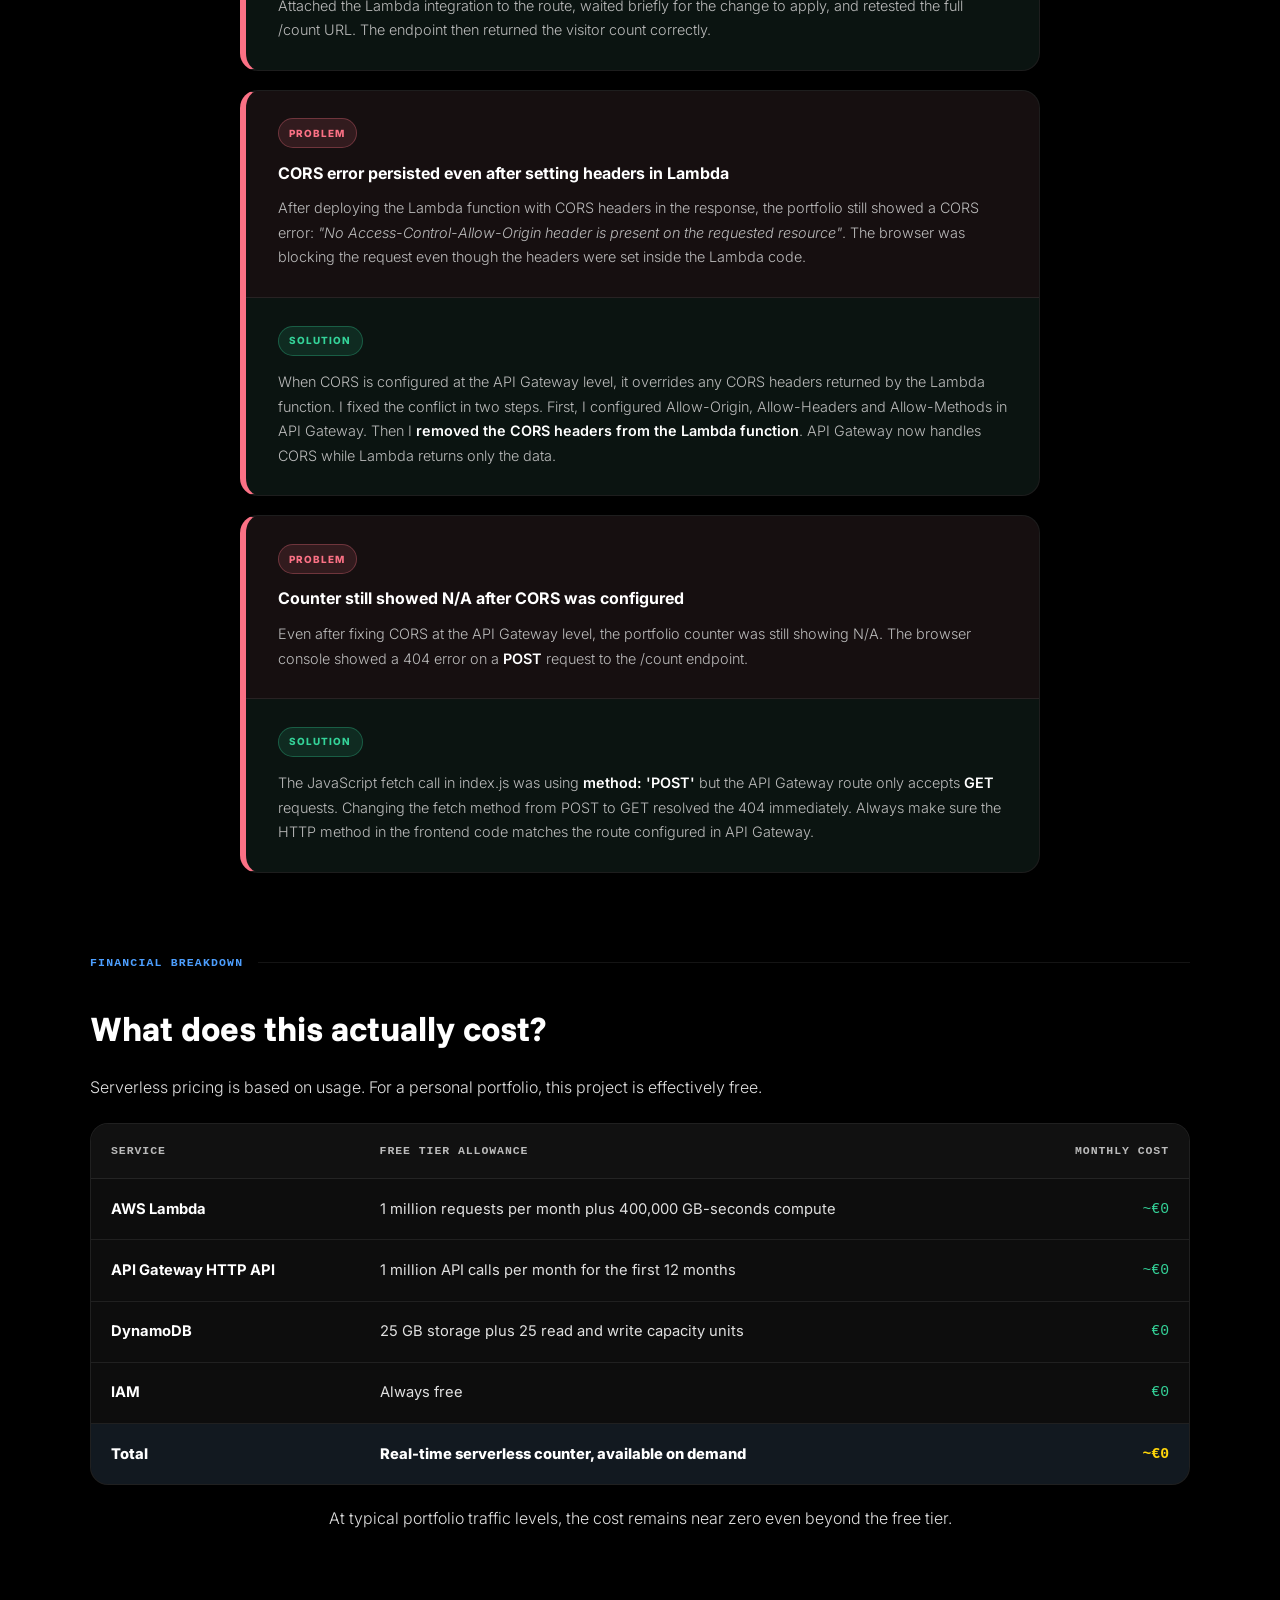
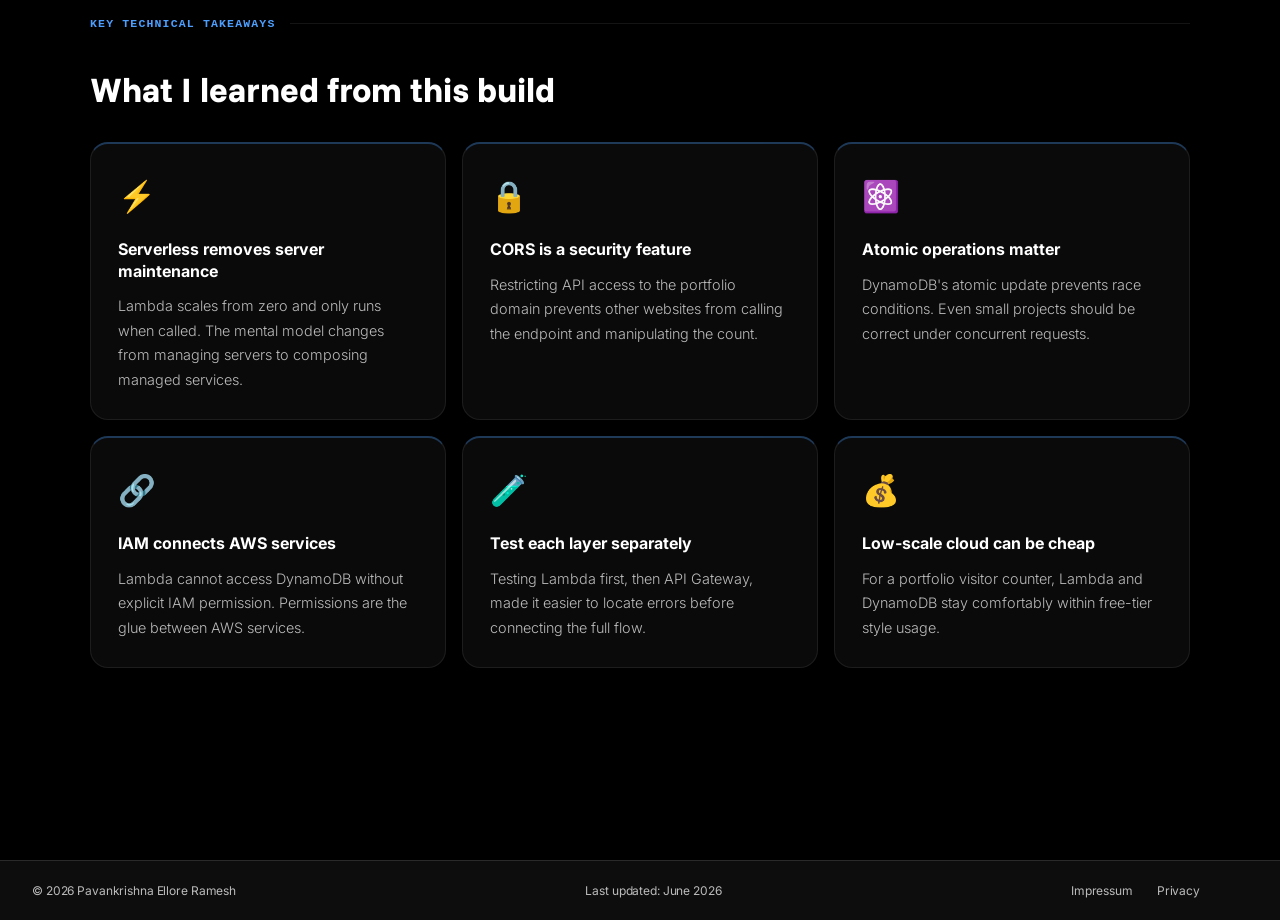
<file: serverless-visitor-counter.html>
<!DOCTYPE html>
<html lang="en" data-theme="dark">

<head>
  <meta charset="UTF-8">
  <meta name="viewport" content="width=device-width, initial-scale=1.0">
  <title>Serverless Visitor Counter - Pavankrishna</title>
  <meta name="description"
    content="How I built a real-time serverless visitor counter using AWS Lambda, API Gateway, DynamoDB, Python, IAM and CORS.">
  <meta property="og:title" content="Serverless Visitor Counter on AWS">
  <meta property="og:description"
    content="A technical breakdown of the Lambda, API Gateway and DynamoDB visitor counter behind pavankrishna.dev.">
  <meta property="og:image" content="https://pavankrishna.dev/og-image.png">
  <meta property="og:url" content="https://pavankrishna.dev/serverless-visitor-counter.html">
  <meta property="og:type" content="article">
  <meta name="twitter:card" content="summary_large_image">
  <meta name="twitter:title" content="Serverless Visitor Counter on AWS">
  <meta name="twitter:description"
    content="Lambda, API Gateway, DynamoDB, Python, IAM and CORS explained as a portfolio case study.">
  <meta name="twitter:image" content="https://pavankrishna.dev/og-image.png">
  <link rel="canonical" href="https://pavankrishna.dev/serverless-visitor-counter.html">
  <link rel="icon" href="favicon.svg" type="image/svg+xml">

  <link
    href="https://fonts.googleapis.com/css2?family=Inter:wght@300;400;500;600;700&family=Funnel+Sans:wght@700;800&display=swap"
    rel="stylesheet">
  <link rel="stylesheet" href="common.css">
  <link rel="stylesheet" href="case-study.css">
  <script>
    (function () {
      const saved = localStorage.getItem('theme');
      document.documentElement.setAttribute('data-theme', saved || 'dark');
    })();
  </script>
</head>

<body>
  <div id="site-nav"></div>

  <div class="case-glow" aria-hidden="true"></div>

  <header class="case-hero">
    <a class="case-back" href="index.html#projects">← Back to projects</a>
    <h1>Serverless Visitor Counter with <em>Lambda, API Gateway</em> and DynamoDB</h1>
    <p>
      The visitor count on my portfolio is not hardcoded. It is a real-time serverless counter built on AWS. Every visit
      triggers a Lambda function, increments a DynamoDB record, and returns the live count.
    </p>
    <div class="service-pills" aria-label="Services used">
      <span>AWS Lambda</span>
      <span>API Gateway</span>
      <span>DynamoDB</span>
      <span>Python 3.12</span>
      <span>IAM</span>
      <span>CORS</span>
    </div>
  </header>

  <main class="case-main">
    <section class="case-section case-section-wide reveal">
      <div class="section-heading">
        <span>Architecture Visualization</span>
      </div>
      <div class="architecture-card">
        <div class="architecture-flow">
          <div class="architecture-node">
            <div class="architecture-icon">🌍</div>
            <strong>Browser Visit</strong>
            <span>Portfolio page load</span>
          </div>
          <div class="architecture-arrow">→</div>
          <div class="architecture-node">
            <div class="architecture-icon">🌐</div>
            <strong>API Gateway</strong>
            <span>GET /count route</span>
          </div>
          <div class="architecture-arrow">→</div>
          <div class="architecture-node architecture-node-primary">
            <div class="architecture-icon">⚡</div>
            <strong>AWS Lambda</strong>
            <span>Python function</span>
          </div>
          <div class="architecture-arrow">→</div>
          <div class="architecture-node">
            <div class="architecture-icon">🗄️</div>
            <strong>DynamoDB</strong>
            <span>Atomic counter</span>
          </div>
          <div class="architecture-arrow">→</div>
          <div class="architecture-node">
            <div class="architecture-icon">🔢</div>
            <strong>Live Count</strong>
            <span>JSON response</span>
          </div>
        </div>
        <p>Every visit triggers this serverless pipeline and returns the latest count without running a traditional
          backend server.</p>
      </div>
    </section>

    <section class="case-section text-column reveal">
      <div class="section-heading">
        <span>The Strategic Why</span>
      </div>
      <h2>Why serverless for a visitor counter?</h2>
      <p>
        A visitor counter is a small feature, but it demonstrates a complete serverless architecture where
        <strong>every component is managed by AWS</strong> with no server maintenance.
      </p>
      <p>
        With a traditional backend, I would need a server running continuously, a database to manage, and infrastructure
        to patch and monitor. With serverless, the Lambda function only runs when someone visits. No traffic means no
        compute cost. No servers means less operational overhead.
      </p>
      <blockquote>
        For a portfolio site with irregular traffic, serverless is a practical fit: available on demand, simple to
        scale,
        and extremely low cost at this size.
      </blockquote>
    </section>

    <section class="case-section reveal">
      <div class="section-heading">
        <span>Execution Timeline</span>
      </div>
      <h2>Step by step breakdown</h2>
      <p class="section-intro">Here is the path from a static portfolio page to a working AWS-powered visitor counter.
      </p>

      <div class="timeline-grid">
        <article class="timeline-card">
          <div class="timeline-number">01</div>
          <h3>Created the DynamoDB table</h3>
          <p>Created a table named <strong>visitor-counter</strong> with a partition key of <strong>id</strong>.
            DynamoDB
            works well here because the project only needs one record that stores the running count.</p>
        </article>
        <article class="timeline-card">
          <div class="timeline-number">02</div>
          <h3>Created the Lambda function in Python</h3>
          <p>Created a Lambda function named <strong>visitor-counter</strong> with the Python 3.12 runtime. The function
            uses boto3 to update DynamoDB whenever the endpoint is called.</p>
        </article>
        <article class="timeline-card">
          <div class="timeline-number">03</div>
          <h3>Attached DynamoDB permissions to Lambda</h3>
          <p>Lambda functions run under an IAM role. I attached DynamoDB access to the execution role so the function
            could read and write the visitor counter table.</p>
        </article>
        <article class="timeline-card">
          <div class="timeline-number">04</div>
          <h3>Created an HTTP API in API Gateway</h3>
          <p>Created an HTTP API named <strong>visitor-counter-api</strong> with a <strong>GET /count</strong> route.
            API Gateway receives the browser request, invokes Lambda, and returns the response.</p>
        </article>
        <article class="timeline-card">
          <div class="timeline-number">05</div>
          <h3>Connected API Gateway to Lambda</h3>
          <p>Attached a Lambda integration to the GET /count route so API Gateway knows which function should handle the
            request.</p>
        </article>
        <article class="timeline-card">
          <div class="timeline-number">06</div>
          <h3>Updated the portfolio JavaScript</h3>
          <p>Replaced the placeholder counter URL in <strong>index.js</strong> with the API Gateway invoke URL. The
            portfolio now calls the API on page load and renders the live count.</p>
        </article>
      </div>
    </section>

    <section class="case-section text-column reveal">
      <div class="section-heading">
        <span>The Code</span>
      </div>
      <h2>Lambda function code</h2>
      <p>The backend logic is small, but it covers the core ideas: AWS SDK access, atomic DynamoDB updates, JSON output
        and CORS headers.</p>

      <div class="code-panel">
        <div class="code-label">lambda_function.py - Python 3.12</div>
        <code><span class="c-key">import</span> json
<span class="c-key">import</span> boto3

<span class="c-comment"># Connect to DynamoDB. boto3 uses the Lambda execution role credentials.</span>
dynamodb = boto3.<span class="c-fn">resource</span>(<span class="c-str">'dynamodb'</span>)
table = dynamodb.<span class="c-fn">Table</span>(<span class="c-str">'visitor-counter'</span>)

<span class="c-key">def</span> <span class="c-fn">lambda_handler</span>(event, context):
    <span class="c-comment"># Atomic increment: thread-safe and protected from race conditions.</span>
    response = table.<span class="c-fn">update_item</span>(
        Key={<span class="c-str">'id'</span>: <span class="c-str">'visitors'</span>},
        UpdateExpression=<span class="c-str">'ADD #count :increment'</span>,
        ExpressionAttributeNames={<span class="c-str">'#count'</span>: <span class="c-str">'count'</span>},
        ExpressionAttributeValues={<span class="c-str">':increment'</span>: <span class="c-num">1</span>},
        ReturnValues=<span class="c-str">'UPDATED_NEW'</span>
    )

    count = <span class="c-fn">int</span>(response[<span class="c-str">'Attributes'</span>][<span class="c-str">'count'</span>])

    <span class="c-key">return</span> {
        <span class="c-str">'statusCode'</span>: <span class="c-num">200</span>,
        <span class="c-str">'body'</span>: json.<span class="c-fn">dumps</span>({<span class="c-str">'count'</span>: count})
    }
</code>
      </div>

      <p>
        <strong>Why use ADD instead of GET then SET?</strong> DynamoDB's <code>ADD</code> operation increments the value
        in one atomic operation. If two visitors arrive at the same time, both increments are counted correctly.
      </p>
      <p>
        <strong>Why use ExpressionAttributeNames?</strong> The word <code>count</code> is reserved in DynamoDB. Using
        <code>#count</code> as an alias avoids a syntax error.
      </p>
    </section>

    <section class="case-section text-column reveal">
      <div class="section-heading">
        <span>Obstacles &amp; Solutions</span>
      </div>
      <h2>Challenges and how I fixed them</h2>

      <div class="challenge-stack">
        <article class="challenge-card">
          <div class="challenge-half problem">
            <span>Problem</span>
            <h3>IAM user lacked permissions</h3>
            <p>When trying to attach a policy to the Lambda execution role, the console returned an access denied error.
              The deployment IAM user did not have permission to manage IAM policies.</p>
          </div>
          <div class="challenge-half solution">
            <span>Solution</span>
            <p>Added the missing IAM permissions, then returned to attach DynamoDB access to the Lambda role. The key
              lesson was that every AWS service connection needs explicit permission.</p>
          </div>
        </article>

        <article class="challenge-card">
          <div class="challenge-half problem">
            <span>Problem</span>
            <h3>Counter showed N/A during local testing</h3>
            <p>After updating the counter URL and testing locally, the page displayed N/A instead of the real count. The
              browser request was blocked because local development was not an allowed origin.</p>
          </div>
          <div class="challenge-half solution">
            <span>Solution</span>
            <p>Kept CORS restricted to <strong>https://pavankrishna.dev</strong> and tested the counter on the deployed
              site after pushing to GitHub. This prevents other websites from calling the API and inflating the count.
            </p>
          </div>
        </article>

        <article class="challenge-card">
          <div class="challenge-half problem">
            <span>Problem</span>
            <h3>API returned 404 Not Found on first test</h3>
            <p>The API Gateway invoke URL returned <em>{"message": "Not Found"}</em> because the GET /count route was
              not yet attached to the Lambda integration.</p>
          </div>
          <div class="challenge-half solution">
            <span>Solution</span>
            <p>Attached the Lambda integration to the route, waited briefly for the change to apply, and retested the
              full /count URL. The endpoint then returned the visitor count correctly.</p>
          </div>
        </article>

        <article class="challenge-card">
          <div class="challenge-half problem">
            <span>Problem</span>
            <h3>CORS error persisted even after setting headers in Lambda</h3>
            <p>After deploying the Lambda function with CORS headers in the response, the portfolio still showed a CORS
              error: <em>"No Access-Control-Allow-Origin header is present on the requested resource"</em>. The browser
              was blocking the request even though the headers were set inside the Lambda code.</p>
          </div>
          <div class="challenge-half solution">
            <span>Solution</span>
            <p>When CORS is configured at the API Gateway level, it overrides any CORS headers returned by the Lambda
              function. I fixed the conflict in two steps. First, I configured Allow-Origin, Allow-Headers and
              Allow-Methods in API Gateway. Then I <strong>removed the CORS headers from the Lambda function</strong>.
              API Gateway now handles CORS while Lambda returns only the data.</p>
          </div>
        </article>

        <article class="challenge-card">
          <div class="challenge-half problem">
            <span>Problem</span>
            <h3>Counter still showed N/A after CORS was configured</h3>
            <p>Even after fixing CORS at the API Gateway level, the portfolio counter was still showing N/A. The
              browser console showed a 404 error on a <strong>POST</strong> request to the /count endpoint.</p>
          </div>
          <div class="challenge-half solution">
            <span>Solution</span>
            <p>The JavaScript fetch call in index.js was using <strong>method: 'POST'</strong> but the API Gateway route
              only accepts <strong>GET</strong> requests. Changing the fetch method from POST to GET resolved the 404
              immediately. Always make sure the HTTP method in the frontend code matches the route configured in API
              Gateway.</p>
          </div>
        </article>
      </div>
    </section>

    <section class="case-section reveal">
      <div class="section-heading">
        <span>Financial Breakdown</span>
      </div>
      <h2>What does this actually cost?</h2>
      <p class="section-intro">Serverless pricing is based on usage. For a personal portfolio, this project is
        effectively free.</p>

      <div class="cost-panel">
        <table class="cost-table">
          <thead>
            <tr>
              <th>Service</th>
              <th>Free tier allowance</th>
              <th>Monthly cost</th>
            </tr>
          </thead>
          <tbody>
            <tr>
              <td>AWS Lambda</td>
              <td>1 million requests per month plus 400,000 GB-seconds compute</td>
              <td>~€0</td>
            </tr>
            <tr>
              <td>API Gateway HTTP API</td>
              <td>1 million API calls per month for the first 12 months</td>
              <td>~€0</td>
            </tr>
            <tr>
              <td>DynamoDB</td>
              <td>25 GB storage plus 25 read and write capacity units</td>
              <td>€0</td>
            </tr>
            <tr>
              <td>IAM</td>
              <td>Always free</td>
              <td>€0</td>
            </tr>
            <tr>
              <td>Total</td>
              <td>Real-time serverless counter, available on demand</td>
              <td>~€0</td>
            </tr>
          </tbody>
        </table>
      </div>
      <p class="cost-note">At typical portfolio traffic levels, the cost remains near zero even beyond the free tier.
      </p>
    </section>

    <section class="case-section reveal">
      <div class="section-heading">
        <span>Key Technical Takeaways</span>
      </div>
      <h2>What I learned from this build</h2>

      <div class="learning-grid">
        <article class="learning-card">
          <span>⚡</span>
          <h3>Serverless removes server maintenance</h3>
          <p>Lambda scales from zero and only runs when called. The mental model changes from managing servers to
            composing managed services.</p>
        </article>
        <article class="learning-card">
          <span>🔒</span>
          <h3>CORS is a security feature</h3>
          <p>Restricting API access to the portfolio domain prevents other websites from calling the endpoint and
            manipulating the count.</p>
        </article>
        <article class="learning-card">
          <span>⚛️</span>
          <h3>Atomic operations matter</h3>
          <p>DynamoDB's atomic update prevents race conditions. Even small projects should be correct under concurrent
            requests.</p>
        </article>
        <article class="learning-card">
          <span>🔗</span>
          <h3>IAM connects AWS services</h3>
          <p>Lambda cannot access DynamoDB without explicit IAM permission. Permissions are the glue between AWS
            services.</p>
        </article>
        <article class="learning-card">
          <span>🧪</span>
          <h3>Test each layer separately</h3>
          <p>Testing Lambda first, then API Gateway, made it easier to locate errors before connecting the full flow.
          </p>
        </article>
        <article class="learning-card">
          <span>💰</span>
          <h3>Low-scale cloud can be cheap</h3>
          <p>For a portfolio visitor counter, Lambda and DynamoDB stay comfortably within free-tier style usage.</p>
        </article>
      </div>
    </section>
  </main>

  <div id="site-footer"></div>
  <script src="common.js"></script>
  <script src="case-study.js"></script>
</body>

</html>
</file>
<file: common.css>
/* Shared site chrome: navigation, footer, cursor, theme toggle, and contact modal */

*,
*::before,
*::after {
  margin: 0;
  padding: 0;
  box-sizing: border-box;
}

html {
  scroll-behavior: smooth;
  font-size: 16px;
}

html,
body {
  max-width: 100%;
  overflow-x: hidden;
}

@view-transition {
  navigation: auto;
}

::view-transition-old(root) {
  animation: page-fade-out 0.22s ease both;
}

::view-transition-new(root) {
  animation: page-fade-in 0.32s ease both;
}

@keyframes page-fade-out {
  to {
    opacity: 0;
    transform: translateY(8px);
  }
}

@keyframes page-fade-in {
  from {
    opacity: 0;
    transform: translateY(10px);
  }

  to {
    opacity: 1;
    transform: translateY(0);
  }
}

body.page-exit {
  opacity: 0;
  transform: translateY(8px);
  transition: opacity 0.18s ease, transform 0.18s ease;
}

:root {
  color-scheme: light;
  --bg: #ffffff;
  --bg2: #f4f7fb;
  --bg3: #edf3f8;
  --ink: #0f172a;
  --ink2: #334155;
  --muted: #5f6f86;
  --border: #d7e0ec;
  --blue: #1463cc;
  --blue-hover: #0d4ea6;
  --blue-light: #eaf3ff;
  --blue-mid: #b8d4ff;
  --green: #15803d;
  --amber: #a75a00;
  --radius: 18px;
  --shadow-sm: 0 2px 10px rgba(15, 23, 42, 0.07);
  --shadow-md: 0 10px 34px rgba(15, 23, 42, 0.1), 0 2px 8px rgba(15, 23, 42, 0.04);
  --shadow-blue: 0 10px 34px rgba(20, 99, 204, 0.18);
  --shadow-lift: 0 20px 56px rgba(15, 23, 42, 0.14), 0 6px 16px rgba(15, 23, 42, 0.08);
}

[data-theme="dark"] {
  color-scheme: dark;
  --bg: #000000;
  --bg2: #0d0d0d;
  --bg3: #111111;
  --ink: #ffffff;
  --ink2: #e0e0e0;
  --muted: #bbbbbb;
  --border: #2a2a2a;
  --blue: #4d9fff;
  --blue-hover: #66aaff;
  --blue-light: #0d1a2e;
  --blue-mid: #1a3050;
  --green: #34c759;
  --amber: #ffd60a;
  --shadow-sm: 0 2px 8px rgba(0, 0, 0, 0.5);
  --shadow-md: 0 8px 32px rgba(0, 0, 0, 0.6);
  --shadow-blue: 0 8px 32px rgba(77, 159, 255, 0.2);
  --shadow-lift: 0 16px 48px rgba(0, 0, 0, 0.7);
}

.theme-toggle {
  width: 36px;
  height: 36px;
  border-radius: 50%;
  background: var(--bg2);
  border: 1px solid var(--border);
  cursor: pointer;
  display: flex;
  align-items: center;
  justify-content: center;
  font-size: 1rem;
  transition: all 0.2s;
  flex-shrink: 0;
}

.theme-toggle:hover {
  background: var(--blue-light);
  border-color: var(--blue-mid);
  transform: scale(1.1);
}

@media (pointer: fine) {
  body {
    cursor: none;
  }
}

@media (pointer: coarse) {
  #cur,
  #cur-ring {
    display: none !important;
  }
}

@media (prefers-reduced-motion: reduce) {
  ::view-transition-old(root),
  ::view-transition-new(root) {
    animation: none;
  }

  body.page-exit {
    opacity: 1;
    transform: none;
    transition: none;
  }
}

:focus-visible {
  outline: 2px solid var(--blue);
  outline-offset: 3px;
  border-radius: 4px;
}

a:focus-visible,
button:focus-visible {
  outline: 2px solid var(--blue);
  outline-offset: 3px;
  border-radius: 6px;
}

#cur {
  width: 8px;
  height: 8px;
  background: var(--blue);
  border-radius: 50%;
  position: fixed;
  top: 0;
  left: 0;
  pointer-events: none;
  z-index: 99999;
  will-change: transform;
  transition: width 0.2s, height 0.2s;
}

#cur-ring {
  width: 28px;
  height: 28px;
  border: 1.5px solid var(--blue);
  border-radius: 50%;
  position: fixed;
  top: 0;
  left: 0;
  pointer-events: none;
  z-index: 99998;
  will-change: transform;
  opacity: 0.4;
  transition: width 0.25s, height 0.25s, opacity 0.25s;
}

#cur.big {
  width: 14px;
  height: 14px;
}

#cur-ring.big {
  width: 44px;
  height: 44px;
  opacity: 0.25;
}

nav {
  position: fixed;
  inset: 0 0 auto 0;
  z-index: 500;
  display: grid;
  grid-template-columns: 1fr auto 1fr;
  align-items: center;
  padding: 0 2.5rem;
  height: 52px;
  background: var(--bg);
  backdrop-filter: blur(12px);
  -webkit-backdrop-filter: blur(12px);
  border-bottom: 1px solid var(--border);
  will-change: transform;
}

[data-theme="dark"] nav {
  background: var(--bg);
}

.nav-logo {
  font-size: 1.1rem;
  font-weight: 700;
  color: var(--ink);
  letter-spacing: -0.02em;
  justify-self: start;
  text-decoration: none;
}

.nav-logo span {
  color: var(--blue);
}

.nav-links {
  display: flex;
  align-items: center;
  gap: 0.2rem;
  list-style: none;
  justify-self: center;
}

.nav-links a {
  font-size: 0.88rem;
  font-weight: 500;
  color: var(--ink2);
  text-decoration: none;
  padding: 0.4rem 0.9rem;
  height: auto;
  display: flex;
  align-items: center;
  transition: all 0.2s;
  letter-spacing: -0.01em;
  border-radius: 6px;
  position: relative;
}

.nav-links a::after {
  content: '';
  position: absolute;
  bottom: -2px;
  left: 50%;
  width: 0;
  height: 2px;
  background: var(--blue);
  border-radius: 2px;
  transition: all 0.25s cubic-bezier(0.34, 1.56, 0.64, 1);
  transform: translateX(-50%);
}

.nav-links a:hover {
  color: var(--blue);
  background: transparent;
}

.nav-links a.active {
  color: var(--blue);
  background: transparent;
  font-weight: 600;
}

.nav-links a:hover::after {
  width: 70%;
}

.nav-links a.active::after {
  width: 70%;
}

.nav-right {
  display: flex;
  align-items: center;
  gap: 1.2rem;
  justify-self: end;
}

.nav-menu-toggle {
  width: 36px;
  height: 36px;
  border-radius: 50%;
  background: var(--bg2);
  border: 1px solid var(--border);
  cursor: pointer;
  display: none;
  align-items: center;
  justify-content: center;
  flex-direction: column;
  gap: 4px;
  transition: all 0.2s;
  flex-shrink: 0;
}

.nav-menu-toggle span {
  width: 16px;
  height: 2px;
  background: var(--ink2);
  border-radius: 2px;
  transition: transform 0.2s, opacity 0.2s;
}

.nav-menu-toggle:hover {
  background: var(--blue-light);
  border-color: var(--blue-mid);
}

.nav-menu-toggle.open span:nth-child(1) {
  transform: translateY(6px) rotate(45deg);
}

.nav-menu-toggle.open span:nth-child(2) {
  opacity: 0;
}

.nav-menu-toggle.open span:nth-child(3) {
  transform: translateY(-6px) rotate(-45deg);
}

.nav-cta {
  background: var(--blue);
  color: white !important;
  padding: 0.45rem 1.2rem;
  border-radius: 980px;
  font-size: 0.88rem;
  font-weight: 500;
  text-decoration: none;
  transition: all 0.2s;
  box-shadow: 0 2px 10px rgba(0, 102, 204, 0.3);
  letter-spacing: -0.01em;
}

.nav-cta:hover {
  background: var(--blue-hover);
  box-shadow: 0 4px 16px rgba(0, 102, 204, 0.4);
  transform: translateY(-1px);
}

footer {
  background: var(--bg2);
  border-top: 1px solid var(--border);
  padding: 1.2rem 5rem 1.2rem 2rem;
  display: flex;
  justify-content: space-between;
  align-items: center;
  font-size: 0.75rem;
  color: var(--muted);
  letter-spacing: -0.01em;
}

footer a {
  color: var(--muted);
  text-decoration: none;
  transition: color 0.2s;
}

footer a:hover {
  color: var(--blue);
}

.foot-links {
  display: flex;
  gap: 1.5rem;
}

.last-updated {
  color: var(--muted);
}

.modal-overlay {
  position: fixed;
  inset: 0;
  background: rgba(0, 0, 0, 0.5);
  backdrop-filter: blur(6px);
  z-index: 9999;
  display: flex;
  align-items: center;
  justify-content: center;
  opacity: 0;
  pointer-events: none;
  transition: opacity 0.25s;
}

.modal-overlay.open {
  opacity: 1;
  pointer-events: all;
}

.modal-box {
  background: var(--bg);
  border: 1px solid var(--border);
  border-radius: 24px;
  padding: 2.5rem;
  width: 100%;
  max-width: 480px;
  margin: 1rem;
  box-shadow: 0 32px 80px rgba(0, 0, 0, 0.2);
  position: relative;
  transform: translateY(24px) scale(0.97);
  transition: transform 0.3s cubic-bezier(0.34, 1.56, 0.64, 1);
}

.modal-overlay.open .modal-box {
  transform: translateY(0) scale(1);
}

.modal-close {
  position: absolute;
  top: 1.2rem;
  right: 1.2rem;
  width: 32px;
  height: 32px;
  border-radius: 50%;
  background: var(--bg2);
  border: 1px solid var(--border);
  color: var(--muted);
  font-size: 0.8rem;
  cursor: pointer;
  display: flex;
  align-items: center;
  justify-content: center;
  transition: all 0.2s;
}

.modal-close:hover {
  background: var(--blue-light);
  color: var(--blue);
}

.modal-icon {
  font-size: 2.5rem;
  margin-bottom: 1rem;
}

.modal-title {
  font-size: 1.4rem;
  font-weight: 700;
  color: var(--ink);
  letter-spacing: -0.02em;
  margin-bottom: 0.4rem;
}

.modal-sub {
  font-size: 0.85rem;
  color: var(--muted);
  margin-bottom: 1.8rem;
  line-height: 1.5;
}

.modal-options {
  display: flex;
  flex-direction: column;
  gap: 0.6rem;
  margin-bottom: 1.5rem;
}

.modal-option {
  appearance: none;
  display: flex;
  align-items: center;
  gap: 1rem;
  width: 100%;
  padding: 1rem 1.2rem;
  background: var(--bg2);
  border: 1px solid var(--border);
  border-radius: 12px;
  cursor: pointer;
  font-family: inherit;
  text-align: left;
  text-decoration: none;
  transition: border-color 0.2s, background 0.2s;
  color: inherit;
}

.modal-option:hover {
  border-color: var(--blue);
  background: var(--blue-light);
}

.modal-opt-icon {
  width: 2rem;
  height: 2rem;
  display: flex;
  align-items: center;
  justify-content: center;
  border: 1px solid var(--border);
  border-radius: 8px;
  background: var(--bg);
  color: var(--blue);
  font-size: 0.74rem;
  font-weight: 800;
  letter-spacing: 0.03em;
  text-transform: uppercase;
  flex-shrink: 0;
}

.modal-opt-body {
  flex: 1;
}

.modal-opt-label {
  font-size: 0.85rem;
  font-weight: 600;
  color: var(--ink);
  margin-bottom: 0.2rem;
}

.modal-opt-val {
  font-size: 0.75rem;
  color: var(--muted);
}

.modal-opt-action {
  font-size: 0.72rem;
  font-weight: 600;
  color: var(--blue);
  white-space: nowrap;
}

.modal-avail {
  text-align: center;
  font-size: 0.78rem;
  color: var(--muted);
  display: flex;
  align-items: center;
  justify-content: center;
}

.modal-avail .a-dot {
  width: 8px;
  height: 8px;
  background: #34c759;
  border-radius: 50%;
  flex-shrink: 0;
  display: inline-block;
  animation: pulse 2s infinite;
}

@keyframes pulse {
  0%,
  100% {
    opacity: 1;
    transform: scale(1);
  }

  50% {
    opacity: 0.4;
    transform: scale(0.7);
  }
}

@media (max-width: 600px) {
  nav {
    padding: 0 1.2rem;
    grid-template-columns: 1fr auto;
  }

  .nav-logo,
  .nav-right,
  .nav-links,
  .modal-box,
  .modal-option,
  .foot-links {
    min-width: 0;
  }

  .nav-logo {
    overflow: hidden;
    text-overflow: ellipsis;
    white-space: nowrap;
  }

  .nav-links {
    display: none;
    position: fixed;
    top: 52px;
    left: 0;
    right: 0;
    z-index: 499;
    flex-direction: column;
    align-items: center;
    gap: 0;
    padding: 0.6rem 1.2rem 0.2rem;
    background: var(--bg);
    border-bottom: 1px solid var(--border);
    backdrop-filter: none;
    -webkit-backdrop-filter: none;
  }

  [data-theme="dark"] .nav-links {
    background: var(--bg);
  }

  .nav-links.open {
    display: flex;
  }

  .nav-links a {
    padding: 0.8rem 0;
    justify-content: center;
    text-align: center;
  }

  .nav-links li:last-child a {
    padding-bottom: 0.4rem;
  }

  .nav-links a::after {
    display: none;
  }

  .nav-right {
    gap: 0.6rem;
  }

  .nav-menu-toggle {
    display: flex;
  }

  footer {
    flex-direction: column;
    align-items: center;
    gap: 0.8rem;
    padding: 1.5rem 2rem;
    max-width: 100%;
    text-align: center;
  }

  .modal-box {
    max-width: calc(100vw - 2rem);
    padding: 2rem;
  }

  .modal-opt-val,
  .modal-avail,
  .foot-links {
    max-width: 100%;
    overflow-wrap: anywhere;
    word-break: break-word;
  }

  .modal-avail {
    gap: 0.5rem;
    text-align: center;
  }

  .modal-avail .a-dot {
    flex: 0 0 auto;
    margin-right: 0 !important;
  }

  .modal-avail span:last-child {
    max-width: 32ch;
  }

  .foot-links {
    justify-content: center;
  }
}

@media (max-width: 380px) {
  .nav-cta {
    display: none;
  }
}
</file>
<file: index.css>
/* Page-specific styles for index.html */

body {
  --card-surface: #ffffff;
  --card-surface-soft: #f8fbff;
  --card-surface-tint: #eef5ff;
  --card-border: #cbd8ea;
  --card-border-strong: #9dbce8;
  --card-shadow: 0 14px 36px rgba(15, 23, 42, 0.08), 0 2px 8px rgba(15, 23, 42, 0.04);
  --card-shadow-hover: 0 22px 52px rgba(20, 99, 204, 0.16), 0 8px 18px rgba(15, 23, 42, 0.08);
  background: var(--bg);
  color: var(--ink);
  font-family: 'Inter', -apple-system, BlinkMacSystemFont, sans-serif;
  -webkit-font-smoothing: antialiased;
  overflow-x: hidden;
  cursor: auto;
  /* default, overridden below for fine pointer */
}

[data-theme="dark"] body {
  --card-surface: #0f0f10;
  --card-surface-soft: #111927;
  --card-surface-tint: #0d1a2e;
  --card-border: #26364a;
  --card-border-strong: #2f5f9a;
  --card-shadow: 0 14px 36px rgba(0, 0, 0, 0.55);
  --card-shadow-hover: 0 22px 52px rgba(77, 159, 255, 0.16), 0 8px 22px rgba(0, 0, 0, 0.55);
}

/* SCROLL PROGRESS BAR */
#scrollProgress {
  position: fixed;
  left: 0;
  top: 0;
  width: 5px;
  height: 0%;
  background: linear-gradient(180deg, var(--blue), #66aaff);
  z-index: 9999;
  border-radius: 0 0 3px 0;
  box-shadow: 2px 0 8px rgba(0, 102, 204, 0.3);
}

/* HERO */
.hero {
  padding: 8rem 2rem 5rem;
  text-align: center;
  max-width: 900px;
  margin: 0 auto;
  position: relative;
}

/* Soft radial glow behind hero text */
.hero::before {
  content: '';
  position: absolute;
  top: 5rem;
  left: 50%;
  transform: translateX(-50%);
  width: 600px;
  height: 400px;
  background: radial-gradient(ellipse, rgba(0, 102, 204, 0.07) 0%, transparent 70%);
  pointer-events: none;
  z-index: 0;
}

.hero>* {
  position: relative;
  z-index: 1;
}

.hero-eyebrow {
  display: inline-flex;
  align-items: center;
  gap: 0.5rem;
  font-size: 0.78rem;
  font-weight: 500;
  color: var(--blue);
  letter-spacing: 0.01em;
  margin-bottom: 1.5rem;
  background: var(--blue-light);
  border: 1px solid var(--blue-mid);
  padding: 0.4rem 1rem;
  border-radius: 980px;
  box-shadow: 0 2px 8px rgba(0, 102, 204, 0.1);
}

.live-dot {
  width: 10px;
  height: 10px;
  background: #34c759;
  border-radius: 50%;
  animation: pulse 2s infinite;
  box-shadow: 0 0 6px rgba(52, 199, 89, 0.6);
}

.hero-name {
  font-size: clamp(2.2rem, 5vw, 4rem);
  font-weight: 800;
  letter-spacing: 0.05em;
  line-height: 1;
  color: var(--ink);
  margin-bottom: 0.6rem;
  font-family: 'Funnel Sans', sans-serif;
  text-transform: uppercase;
}

.hero-role {
  font-size: clamp(1.4rem, 3vw, 2.2rem);
  font-weight: 300;
  color: var(--muted);
  letter-spacing: -0.02em;
  margin-bottom: 1.5rem;
}

.hero-role strong {
  color: var(--blue);
  font-weight: 600;
}

.hero-desc {
  font-size: 1.05rem;
  color: var(--muted);
  line-height: 1.75;
  max-width: 720px;
  margin: 0 auto 2.5rem;
  font-weight: 400;
  letter-spacing: -0.01em;
}

.hero-btns {
  display: flex;
  gap: 1rem;
  justify-content: center;
  flex-wrap: wrap;
}

.btn-primary {
  background: var(--blue);
  color: white;
  padding: 0.8rem 2rem;
  border-radius: 980px;
  font-size: 0.92rem;
  font-weight: 500;
  text-decoration: none;
  letter-spacing: -0.01em;
  transition: all 0.25s;
  display: inline-block;
  box-shadow: 0 4px 16px rgba(0, 102, 204, 0.3);
}

.btn-primary:hover {
  background: var(--blue-hover);
  transform: translateY(-2px);
  box-shadow: 0 8px 24px rgba(0, 102, 204, 0.35);
}

.btn-secondary {
  background: var(--bg2);
  color: var(--blue);
  padding: 0.8rem 2rem;
  border-radius: 980px;
  font-size: 0.92rem;
  font-weight: 500;
  text-decoration: none;
  letter-spacing: -0.01em;
  transition: all 0.25s;
  display: inline-block;
  border: 1px solid var(--border);
}

.btn-secondary:hover {
  background: var(--bg);
  border-color: var(--blue-mid);
  transform: translateY(-2px);
  box-shadow: var(--shadow-sm);
}

/* STATS ROW */
.stats-row {
  display: grid;
  grid-template-columns: repeat(3, 1fr);
  gap: 0.85rem;
  background: transparent;
  border: none;
  border-radius: var(--radius);
  margin: 4rem auto;
  max-width: 700px;
}

.stat-box {
  background: linear-gradient(180deg, var(--card-surface), var(--card-surface-soft));
  border: 1px solid var(--card-border);
  border-radius: 16px;
  padding: 1.7rem 1.2rem;
  text-align: center;
  box-shadow: var(--card-shadow);
  transition: transform 0.25s ease, border-color 0.25s ease, box-shadow 0.25s ease;
}

.stat-box:hover {
  border-color: var(--card-border-strong);
  box-shadow: var(--card-shadow-hover);
  transform: translateY(-4px);
}

.stat-n {
  font-size: 2.35rem;
  font-weight: 800;
  color: var(--blue);
  letter-spacing: -0.03em;
  line-height: 1;
  margin-bottom: 0.4rem;
}

.stat-l {
  font-size: 0.8rem;
  color: var(--ink2);
  font-weight: 600;
  letter-spacing: 0.01em;
}

.recruiter-snapshot {
  display: grid;
  grid-template-columns: repeat(3, minmax(0, 1fr));
  align-items: stretch;
  gap: 0;
  max-width: 920px;
  margin: -2rem auto 3.6rem;
  padding: 0.75rem 0;
  border-top: 1px solid var(--border);
  border-bottom: 1px solid var(--border);
}

.snapshot-item {
  position: relative;
  padding: 0.35rem 1.1rem;
  text-align: center;
}

.snapshot-item + .snapshot-item {
  border-left: 1px solid var(--border);
}

.snapshot-item span {
  display: block;
  color: var(--blue);
  font-size: 0.58rem;
  font-weight: 800;
  letter-spacing: 0.1em;
  text-transform: uppercase;
  margin-bottom: 0.22rem;
}

.snapshot-item strong {
  display: block;
  color: var(--ink2);
  font-size: 0.78rem;
  font-weight: 600;
  line-height: 1.4;
}

/* AWS TICKER */
.ticker-wrap {
  background: #111111;
  padding: 0.8rem 0;
  overflow: hidden;
  position: relative;
}

.ticker-wrap::before,
.ticker-wrap::after {
  content: '';
  position: absolute;
  top: 0;
  bottom: 0;
  width: 80px;
  z-index: 2;
}

.ticker-wrap::before {
  left: 0;
  background: linear-gradient(90deg, #111111, transparent);
}

.ticker-wrap::after {
  right: 0;
  background: linear-gradient(-90deg, #111111, transparent);
}

.ticker-track {
  display: flex;
  width: max-content;
  animation: ticker 28s linear infinite;
}

@keyframes ticker {
  to {
    transform: translateX(-50%);
  }
}

.t-item {
  display: flex;
  align-items: center;
  gap: 0.5rem;
  padding: 0 2rem;
  font-size: 0.72rem;
  font-weight: 600;
  letter-spacing: 0.06em;
  color: rgba(255, 255, 255, 0.9);
  white-space: nowrap;
  border-right: 1px solid rgba(255, 255, 255, 0.15);
  text-transform: uppercase;
}

/* SECTIONS */
.section {
  padding: 6rem 2rem;
  max-width: 1000px;
  margin: 0 auto;
}

.section-full {
  padding: 6rem 2rem;
  background: var(--bg2);
}

.section-full-inner {
  max-width: 1000px;
  margin: 0 auto;
}

#projects {
  background: var(--bg2);
  box-shadow: 0 0 0 100vmax var(--bg2);
  clip-path: inset(0 -100vmax);
}

#skills {
  background: var(--bg);
}

.sec-label {
  font-size: 0.72rem;
  font-weight: 600;
  letter-spacing: 0.06em;
  text-transform: uppercase;
  color: var(--blue);
  margin-bottom: 0.6rem;
}

.sec-title {
  font-size: clamp(1.8rem, 3.5vw, 2.8rem);
  font-weight: 700;
  letter-spacing: -0.03em;
  line-height: 1.1;
  color: var(--ink);
  margin-bottom: 3rem;
}

.sec-title em {
  font-style: normal;
  color: var(--blue);
}

/* ABOUT */
.about-grid {
  display: grid;
  grid-template-columns: 1fr 380px;
  gap: 4rem;
  align-items: start;
}

.about-body p {
  font-size: 1rem;
  color: var(--ink2);
  line-height: 1.75;
  margin-bottom: 1.1rem;
  font-weight: 400;
  letter-spacing: -0.01em;
}

.about-body p strong {
  color: var(--ink);
  font-weight: 600;
}

.timeline {
  margin-top: 2.5rem;
  border-top: 1px solid var(--border);
}

.tl-row {
  display: grid;
  grid-template-columns: 90px 1fr;
  gap: 1.5rem;
  padding: 1.3rem 0;
  border-bottom: 1px solid var(--border);
  align-items: start;
}

.tl-year {
  font-size: 0.78rem;
  font-weight: 600;
  color: var(--blue);
  padding-top: 2px;
  letter-spacing: -0.01em;
  white-space: nowrap;
}

.tl-year.now {
  font-size: 1rem;
  font-weight: 700;
}

.tl-title {
  font-size: 0.92rem;
  font-weight: 600;
  color: var(--ink);
  margin-bottom: 0.2rem;
  letter-spacing: -0.01em;
}

.tl-sub {
  font-size: 0.82rem;
  color: var(--muted);
  line-height: 1.5;
}

/* Photo card */
.photo-card {
  background: var(--bg2);
  border-radius: var(--radius);
  overflow: hidden;
  border: 1px solid var(--border);
  box-shadow: var(--shadow-md);
  transition: box-shadow 0.3s, transform 0.3s;
}

.photo-card:hover {
  box-shadow: var(--shadow-lift);
  transform: translateY(-3px);
}

.photo-area {
  aspect-ratio: 4 / 5;
  background: linear-gradient(135deg, #e8f2ff 0%, #f0f7ff 100%);
  display: flex;
  flex-direction: column;
  align-items: center;
  justify-content: center;
  gap: 0.8rem;
}

.profile-photo {
  width: 100%;
  height: 100%;
  object-fit: cover;
  object-position: center 35%;
  display: block;
}

.photo-footer {
  padding: 1.2rem 1.5rem;
  background: var(--bg2);
  border-top: 1px solid var(--border);
  display: flex;
  justify-content: space-between;
  align-items: center;
}

.photo-name {
  font-size: 0.9rem;
  font-weight: 600;
  color: var(--ink);
  letter-spacing: -0.01em;
}

.photo-role {
  font-size: 0.78rem;
  color: var(--muted);
}

.avail-pill {
  display: flex;
  align-items: center;
  gap: 0.4rem;
  background: #e8f5ee;
  color: var(--green);
  font-size: 0.7rem;
  font-weight: 600;
  letter-spacing: 0.04em;
  padding: 0.3rem 0.8rem;
  border-radius: 100px;
}

.g-dot {
  width: 6px;
  height: 6px;
  background: var(--green);
  border-radius: 50%;
  animation: pulse 2s infinite;
}

/* SKILLS */
.aws-grid {
  display: grid;
  grid-template-columns: repeat(3, 1fr);
  gap: 1.15rem;
  margin-bottom: 1.4rem;
}

.aws-card {
  --skill-accent: var(--blue);
  position: relative;
  overflow: hidden;
  display: flex;
  flex-direction: column;
  min-height: 230px;
  background: linear-gradient(180deg, var(--card-surface), var(--card-surface-soft));
  border: 1px solid var(--card-border);
  border-radius: var(--radius);
  padding: 1.8rem;
  transition: transform 0.28s ease, border-color 0.28s ease, box-shadow 0.28s ease, background 0.28s ease;
  cursor: default;
  box-shadow: var(--card-shadow);
}

.aws-card:nth-child(2) {
  --skill-accent: #0f766e;
}

.aws-card:nth-child(3) {
  --skill-accent: #c05621;
}

.aws-card:nth-child(4) {
  --skill-accent: #0284c7;
}

.aws-card:nth-child(5) {
  --skill-accent: #15803d;
}

.aws-card:nth-child(6) {
  --skill-accent: #475569;
}

.aws-card::before {
  content: "";
  position: absolute;
  inset: 0 0 auto;
  height: 4px;
  background: linear-gradient(90deg, var(--skill-accent), color-mix(in srgb, var(--skill-accent) 35%, white));
}

.aws-card:hover {
  border-color: color-mix(in srgb, var(--skill-accent) 45%, var(--card-border));
  box-shadow: var(--card-shadow-hover);
  transform: translateY(-5px);
}

.aws-card-icon {
  width: 3.2rem;
  height: 3.2rem;
  display: flex;
  align-items: center;
  justify-content: center;
  background: color-mix(in srgb, var(--skill-accent) 10%, var(--bg));
  border: 1px solid color-mix(in srgb, var(--skill-accent) 24%, var(--card-border));
  border-radius: 14px;
  font-size: 1.6rem;
  margin-bottom: 1.35rem;
  box-shadow: inset 0 1px 0 rgba(255, 255, 255, 0.55);
}

.aws-card-name {
  font-size: 1rem;
  font-weight: 600;
  color: var(--ink);
  margin-bottom: 0.55rem;
  letter-spacing: -0.01em;
}

.aws-card-detail {
  font-size: 0.84rem;
  color: var(--ink2);
  line-height: 1.65;
  margin-bottom: 1.25rem;
}

.aws-badge {
  display: inline-block;
  font-size: 0.65rem;
  font-weight: 700;
  letter-spacing: 0.04em;
  padding: 0.28rem 0.7rem;
  border-radius: 100px;
  width: fit-content;
  margin-top: auto;
  border: 1px solid transparent;
}

.b-familiar {
  background: var(--blue-light);
  color: var(--blue);
  border-color: var(--blue-mid);
}

.b-learning {
  background: #fff3df;
  color: var(--amber);
  border-color: #f2c78d;
}

[data-theme="dark"] .aws-card-icon,
[data-theme="dark"] .pc-link {
  box-shadow: none;
}

[data-theme="dark"] .b-learning {
  background: #3a2604;
  color: #ffd166;
  border-color: #8a650f;
}

.qa-card {
  position: relative;
  overflow: hidden;
  background: linear-gradient(135deg, var(--card-surface), var(--card-surface-soft));
  border: 1px solid var(--card-border);
  border-radius: var(--radius);
  padding: 2rem;
  box-shadow: var(--card-shadow);
}

.qa-card::before {
  content: "";
  position: absolute;
  inset: 0 0 auto;
  height: 4px;
  background: linear-gradient(90deg, var(--blue), #0f766e, #c05621);
}

.qa-label {
  font-size: 0.72rem;
  font-weight: 600;
  letter-spacing: 0.06em;
  text-transform: uppercase;
  color: var(--ink2);
  margin-bottom: 1.5rem;
}

.qa-toggle {
  display: none;
}

.qa-columns {
  display: grid;
  grid-template-columns: repeat(4, 1fr);
  gap: 1.5rem;
}

.qa-col {
  display: flex;
  flex-direction: column;
  gap: 0.5rem;
  min-width: 0;
  background: color-mix(in srgb, var(--card-surface-tint) 52%, var(--card-surface));
  border: 1px solid var(--card-border);
  border-radius: 14px;
  padding: 1rem;
}

.qa-col-title {
  font-size: 0.72rem;
  font-weight: 700;
  text-transform: uppercase;
  letter-spacing: 0.06em;
  color: var(--blue);
  margin-bottom: 0.3rem;
  padding-bottom: 0.4rem;
  border-bottom: 1.5px solid var(--blue-mid);
}

.qa-tag {
  font-size: 0.8rem;
  font-weight: 600;
  padding: 0.48rem 0.8rem;
  border-radius: 9px;
  letter-spacing: -0.01em;
  transition: all 0.2s;
  cursor: default;
  background: var(--card-surface);
  color: var(--blue);
  border: 1px solid var(--card-border);
}

.qa-tag:hover {
  background: var(--blue-light);
  border-color: var(--blue-mid);
  transform: translateY(-2px);
}

/* PROJECTS */
.proj-featured {
  background:
    radial-gradient(circle at 15% 0%, rgba(77, 159, 255, 0.26), transparent 38%),
    linear-gradient(135deg, #111827, #1e344f);
  border: 1px solid rgba(147, 197, 253, 0.18);
  border-radius: var(--radius);
  overflow: hidden;
  margin-bottom: 1.15rem;
  display: grid;
  grid-template-columns: 1fr 1fr;
  box-shadow: var(--shadow-lift);
  position: relative;
  transition: border-color 0.28s ease, box-shadow 0.28s ease, transform 0.28s ease;
}

.project-platform-group {
  margin-bottom: 1.15rem;
  padding: 1.15rem;
  border: 1px solid var(--card-border-strong);
  border-radius: calc(var(--radius) + 4px);
  background: color-mix(in srgb, var(--card-surface-tint) 38%, var(--bg));
  box-shadow: var(--shadow-sm);
}

.project-platform-group .proj-featured {
  margin-bottom: 1.15rem;
}

.project-tail-grid {
  margin-top: 0;
}

[data-theme="light"] .proj-featured {
  background:
    radial-gradient(circle at 15% 0%, rgba(147, 197, 253, 0.28), transparent 38%),
    linear-gradient(135deg, #10223a, #1f3b5d);
}

.proj-featured:hover {
  border-color: rgba(147, 197, 253, 0.55);
  box-shadow: 0 0 0 1px rgba(147, 197, 253, 0.22), 0 26px 64px rgba(20, 99, 204, 0.2), var(--shadow-lift);
}

.proj-feat-left {
  padding: 3rem;
}

.proj-feat-right {
  background: rgba(8, 18, 34, 0.45);
  padding: 3rem;
  border-left: 1px solid rgba(255, 255, 255, 0.07);
}

[data-theme="light"] .proj-feat-right {
  background: rgba(8, 20, 38, 0.42);
  border-left-color: rgba(255, 255, 255, 0.12);
}

.proj-num {
  font-size: 0.72rem;
  font-weight: 600;
  letter-spacing: 0.08em;
  color: var(--blue);
  text-transform: uppercase;
  margin-bottom: 1.5rem;
}

[data-theme="light"] .proj-featured .proj-num,
[data-theme="light"] .proj-featured .arch-svc {
  color: #93c5fd;
}

.proj-name {
  font-size: 1.5rem;
  font-weight: 700;
  color: white;
  letter-spacing: -0.03em;
  line-height: 1.2;
  margin-bottom: 1rem;
}

.proj-desc {
  font-size: 0.88rem;
  color: rgba(255, 255, 255, 0.75);
  line-height: 1.75;
  margin-bottom: 1.5rem;
}

[data-theme="light"] .proj-featured .proj-desc,
[data-theme="light"] .proj-featured .arch-info {
  color: rgba(255, 255, 255, 0.86);
}

.proj-tags {
  display: flex;
  flex-wrap: wrap;
  gap: 0.5rem;
}

.proj-tag {
  font-size: 0.7rem;
  font-weight: 700;
  padding: 0.3rem 0.8rem;
  background: rgba(147, 197, 253, 0.12);
  color: #bfdbfe;
  border-radius: 100px;
  border: 1px solid rgba(147, 197, 253, 0.24);
}

.arch-label {
  font-size: 0.65rem;
  font-weight: 600;
  letter-spacing: 0.08em;
  text-transform: uppercase;
  color: rgba(255, 255, 255, 0.7);
  margin-bottom: 1.5rem;
}

[data-theme="light"] .proj-featured .arch-label {
  color: rgba(255, 255, 255, 0.72);
}

.arch-flow {
  display: flex;
  flex-direction: column;
  gap: 0;
}

.arch-item {
  display: flex;
  align-items: center;
  gap: 1rem;
  padding: 0.9rem 0;
  border-bottom: 1px solid rgba(255, 255, 255, 0.08);
}

.arch-item:last-child {
  border-bottom: none;
}

.arch-svc {
  font-size: 0.8rem;
  font-weight: 600;
  color: #66aaff;
  min-width: 110px;
  letter-spacing: -0.01em;
}

.arch-arr {
  color: rgba(255, 255, 255, 0.4);
  font-size: 0.9rem;
}

.arch-info {
  font-size: 0.78rem;
  color: rgba(255, 255, 255, 0.85);
}

.proj-grid-2 {
  display: grid;
  grid-template-columns: 1fr 1fr;
  gap: 1.15rem;
}

.proj-card {
  --project-accent: var(--blue);
  position: relative;
  overflow: hidden;
  background: linear-gradient(180deg, var(--card-surface), var(--card-surface-soft));
  border: 1px solid var(--card-border);
  border-radius: var(--radius);
  padding: 2.2rem;
  box-shadow: var(--card-shadow);
  transition: transform 0.28s ease, border-color 0.28s ease, box-shadow 0.28s ease, background 0.28s ease;
}

.proj-card:nth-child(2) {
  --project-accent: #0284c7;
}

.proj-card:nth-child(3) {
  --project-accent: #c05621;
}

.proj-card:nth-child(4) {
  --project-accent: #15803d;
}

.proj-card:hover {
  border-color: color-mix(in srgb, var(--project-accent) 58%, var(--card-border));
  box-shadow: 0 0 0 1px color-mix(in srgb, var(--project-accent) 28%, transparent), var(--card-shadow-hover);
  transform: translateY(-5px);
}

.proj-card-wide {
  grid-column: 1 / -1;
  background:
    linear-gradient(135deg, color-mix(in srgb, var(--blue) 9%, var(--card-surface)), var(--card-surface-soft));
  border-color: var(--card-border-strong);
}

.project-lead {
  margin-bottom: 1.15rem;
}

.pc-wide-body {
  display: grid;
  grid-template-columns: minmax(0, 1.15fr) minmax(280px, 0.85fr);
  gap: 1.5rem;
  align-items: start;
}

.pc-highlights {
  display: grid;
  gap: 0.7rem;
}

.pc-highlight {
  background: var(--card-surface);
  border: 1px solid var(--card-border);
  border-left: 3px solid var(--project-accent);
  border-radius: 10px;
  padding: 0.85rem 1rem;
}

.pc-highlight span {
  display: block;
  font-size: 0.64rem;
  font-weight: 700;
  letter-spacing: 0.08em;
  text-transform: uppercase;
  color: var(--blue);
  margin-bottom: 0.25rem;
}

.pc-highlight strong {
  display: block;
  font-size: 0.82rem;
  line-height: 1.45;
  color: var(--ink);
}

.pc-num {
  font-size: 0.7rem;
  font-weight: 600;
  letter-spacing: 0.08em;
  text-transform: uppercase;
  color: var(--project-accent);
  margin-bottom: 1rem;
}

.pc-name {
  font-size: 1.1rem;
  font-weight: 700;
  color: var(--ink);
  letter-spacing: -0.02em;
  margin-bottom: 0.6rem;
}

.pc-desc {
  font-size: 0.84rem;
  color: var(--ink2);
  line-height: 1.7;
  margin-bottom: 1.2rem;
}

.pc-facts {
  display: grid;
  gap: 0.65rem;
  margin: 0 0 1.2rem;
}

.pc-facts div {
  border: 1px solid var(--card-border);
  border-radius: 10px;
  background: color-mix(in srgb, var(--card-surface) 82%, var(--card-surface-tint));
  padding: 0.75rem 0.85rem;
}

.pc-facts span {
  display: block;
  color: var(--blue);
  font-size: 0.62rem;
  font-weight: 800;
  letter-spacing: 0.08em;
  text-transform: uppercase;
  margin-bottom: 0.25rem;
}

.pc-facts strong {
  display: block;
  color: var(--ink);
  font-size: 0.8rem;
  font-weight: 600;
  line-height: 1.45;
}

.pc-tags {
  display: flex;
  flex-wrap: wrap;
  gap: 0.5rem;
}

.pc-tag {
  font-size: 0.68rem;
  font-weight: 700;
  padding: 0.28rem 0.7rem;
  background: var(--blue-light);
  color: var(--blue);
  border: 1px solid var(--blue-mid);
  border-radius: 100px;
}

.pc-actions {
  margin-top: 1.2rem;
  display: flex;
  gap: 0.6rem;
  flex-wrap: wrap;
}

.cert-group-label {
  font-size: 0.82rem;
  font-weight: 700;
  color: var(--ink2);
  letter-spacing: 0.02em;
  margin-bottom: 1rem;
  margin-top: 0.5rem;
  padding: 0.5rem 1rem;
  background: var(--bg2);
  border-left: 3px solid var(--blue);
  border-radius: 0 8px 8px 0;
  display: block;
  width: fit-content;
}

.cert-section-note {
  max-width: 760px;
  color: var(--ink2);
  font-size: 0.92rem;
  line-height: 1.7;
  margin: -1.8rem 0 2.4rem;
}

/* EDUCATION CARDS */
.edu-grid {
  display: grid;
  grid-template-columns: 1fr 1fr;
  gap: 1rem;
}

.edu-card {
  background: var(--bg);
  border: 1px solid var(--border);
  border-radius: var(--radius);
  padding: 1.8rem;
  display: flex;
  align-items: flex-start;
  gap: 1.2rem;
  box-shadow: var(--shadow-sm);
  transition: all 0.3s cubic-bezier(0.34, 1.56, 0.64, 1);
}

.edu-card:hover {
  border-color: var(--blue-mid);
  box-shadow: var(--shadow-blue);
  transform: translateY(-4px);
}

.edu-icon {
  width: 3rem;
  height: 3rem;
  display: flex;
  align-items: center;
  justify-content: center;
  border: 1px solid var(--card-border);
  border-radius: 12px;
  background: var(--card-surface-tint);
  color: var(--blue);
  font-size: 0.72rem;
  font-weight: 800;
  letter-spacing: 0.04em;
  flex-shrink: 0;
}

.edu-body {
  flex: 1;
  display: flex;
  flex-direction: column;
  gap: 0.4rem;
  min-height: 130px;
}

.edu-degree {
  font-size: 0.95rem;
  font-weight: 700;
  color: var(--ink);
  line-height: 1.4;
  letter-spacing: -0.01em;
}

.edu-school {
  font-size: 0.82rem;
  color: var(--muted);
  line-height: 1.5;
}

.edu-meta {
  display: flex;
  align-items: center;
  gap: 0.8rem;
  margin-top: 0.2rem;
}

.edu-year {
  font-size: 0.75rem;
  font-weight: 600;
  color: var(--blue);
  letter-spacing: 0.04em;
}

.certs-grid {
  display: grid;
  grid-template-columns: repeat(3, 1fr);
  gap: 1rem;
}

.certs-grid-spaced {
  margin-bottom: 2rem;
}

.certs-grid-aws {
  grid-template-columns: repeat(2, minmax(0, 1fr));
  max-width: 720px;
}

.certs-grid-aws .cert-card {
  background: linear-gradient(180deg, var(--card-surface), var(--card-surface-soft));
  border-color: var(--card-border-strong);
}

.cert-card {
  background: var(--bg);
  border: 1px solid var(--border);
  border-radius: var(--radius);
  padding: 1.8rem;
  transition: all 0.3s cubic-bezier(0.34, 1.56, 0.64, 1);
  box-shadow: var(--shadow-sm);
  display: flex;
  flex-direction: column;
}

.cert-card:hover {
  border-color: var(--blue-mid);
  box-shadow: var(--shadow-blue);
  transform: translateY(-5px);
}

.cert-icon {
  width: fit-content;
  min-width: 3rem;
  height: 2rem;
  display: inline-flex;
  align-items: center;
  justify-content: center;
  border: 1px solid var(--card-border);
  border-radius: 999px;
  background: var(--card-surface-tint);
  color: var(--blue);
  font-size: 0.68rem;
  font-weight: 800;
  letter-spacing: 0.06em;
  padding: 0 0.75rem;
  margin-bottom: 1rem;
}

.cert-org {
  font-size: 0.65rem;
  font-weight: 600;
  letter-spacing: 0.06em;
  text-transform: uppercase;
  color: var(--muted);
  margin-bottom: 0.4rem;
}

.cert-name {
  font-size: 0.88rem;
  font-weight: 600;
  color: var(--ink);
  line-height: 1.4;
  letter-spacing: -0.01em;
}

.cert-tagline {
  font-size: 0.78rem;
  color: var(--muted);
  line-height: 1.55;
  font-style: italic;
  flex: 1;
  margin: 0.5rem 0 1rem;
}

.cert-meta {
  color: var(--blue);
  font-size: 0.68rem;
  font-weight: 700;
  letter-spacing: 0.03em;
  margin: 0 0 0.7rem;
}

.cert-pill {
  display: inline-block;
  font-size: 0.65rem;
  font-weight: 600;
  letter-spacing: 0.04em;
  padding: 0.28rem 0.7rem;
  border-radius: 100px;
  align-self: flex-start;
  margin-top: auto;
  border: 1px solid transparent;
}

.cert-pill-auto {
  margin-top: auto;
}

.p-progress {
  background: #fff4d8;
  color: #8a5200;
  border-color: #f3c56d;
}

.p-earned {
  background: #dcfce7;
  color: #166534;
  border-color: #86efac;
}

.p-planned {
  background: #eaf3ff;
  color: #0055aa;
  border-color: #9fcaff;
}

[data-theme="dark"] .p-progress {
  background: #3a2604;
  color: #ffd166;
  border-color: #8a650f;
}

[data-theme="dark"] .p-earned {
  background: #0f2f1d;
  color: #86efac;
  border-color: #1d8348;
}

[data-theme="dark"] .p-planned {
  background: #0d223a;
  color: #8ec5ff;
  border-color: #245a91;
}

/* CONTACT */
.section-full-compact-bottom {
  padding-bottom: 3rem;
}

.section-full-compact-top {
  padding-top: 3rem;
}

.contact-section {
  position: relative;
  overflow: hidden;
}

.contact-layer {
  position: relative;
  z-index: 1;
}

.contact-label {
  text-align: center;
  display: block;
  margin-bottom: 0.6rem;
}

.contact-hero {
  text-align: center;
  padding: 4rem 2rem 1.5rem;
  max-width: 700px;
  margin: 0 auto;
}

.contact-big {
  font-size: clamp(2rem, 4.5vw, 3.5rem);
  font-weight: 700;
  letter-spacing: -0.04em;
  line-height: 1.1;
  color: var(--ink);
  margin-bottom: 1.2rem;
}

.contact-big em {
  font-style: normal;
  color: var(--blue);
}

.contact-sub {
  font-size: 1rem;
  color: var(--muted);
  line-height: 1.7;
  margin-bottom: 1.2rem;
  letter-spacing: -0.01em;
}

.contact-email-copy {
  display: inline-flex;
  align-items: center;
  gap: 0.8rem;
  font-size: 1.1rem;
  font-weight: 600;
  color: var(--blue);
  letter-spacing: -0.01em;
  margin-bottom: 2rem;
  border-bottom: 2px solid var(--blue-mid);
  padding-bottom: 0.3rem;
  cursor: default;
  transition: all 0.2s;
  user-select: none;
  text-decoration: none;
}

.email-link {
  color: inherit;
  text-decoration: none;
  cursor: pointer;
}

#emailText::before {
  content: attr(data-full-email);
}

.contact-email-copy:hover {
  border-color: var(--blue);
  color: var(--blue-hover);
}

.copy-hint {
  font-size: 0.7rem;
  font-weight: 500;
  color: var(--muted);
  background: var(--bg2);
  border: 1px solid var(--border);
  padding: 0.2rem 0.6rem;
  border-radius: 100px;
  letter-spacing: 0.02em;
  transition: all 0.2s;
  appearance: none;
  font-family: inherit;
  cursor: pointer;
}

.contact-email-copy:hover .copy-hint {
  background: var(--blue-light);
  border-color: var(--blue-mid);
  color: var(--blue);
}

.contact-links {
  display: flex;
  justify-content: center;
  gap: 0.8rem;
  flex-wrap: wrap;
  margin-bottom: 3rem;
}

.c-chip {
  display: flex;
  align-items: center;
  gap: 0.5rem;
  background: var(--bg2);
  border: 1px solid var(--border);
  color: var(--ink2);
  text-decoration: none;
  font-size: 0.85rem;
  font-weight: 500;
  padding: 0.65rem 1.4rem;
  border-radius: 980px;
  transition: all 0.25s;
  letter-spacing: -0.01em;
  box-shadow: var(--shadow-sm);
}

.c-chip:hover {
  background: var(--blue-light);
  border-color: var(--blue-mid);
  color: var(--blue);
  transform: translateY(-2px);
  box-shadow: var(--shadow-blue);
}

.contact-options {
  width: min(100%, 1000px);
  margin: 0 auto 3rem;
  padding: 0 2rem;
}

.contact-option-tabs {
  display: grid;
  grid-template-columns: repeat(2, minmax(0, 1fr));
  width: min(100%, 460px);
  margin: 0 auto 1rem;
  padding: 0.3rem;
  border: 1px solid var(--border);
  border-radius: 10px;
  background: var(--bg2);
}

.contact-option-tab {
  min-height: 42px;
  border: 0;
  border-radius: 7px;
  background: transparent;
  color: var(--muted);
  cursor: pointer;
  font: inherit;
  font-size: 0.85rem;
  font-weight: 600;
  transition: background 0.2s, color 0.2s, box-shadow 0.2s;
}

.contact-option-tab:hover {
  color: var(--blue);
}

.contact-option-tab.active {
  background: var(--bg);
  color: var(--blue);
  box-shadow: var(--shadow-sm);
}

.contact-option-panel {
  border: 1px solid var(--border);
  border-radius: var(--radius);
  background: var(--bg2);
  box-shadow: var(--shadow-md);
  padding: 2rem;
}

.contact-option-panel[hidden] {
  display: none;
}

.contact-panel-heading {
  max-width: 650px;
  margin-bottom: 1.7rem;
}

.contact-panel-kicker {
  display: block;
  margin-bottom: 0.45rem;
  color: var(--blue);
  font-size: 0.72rem;
  font-weight: 700;
  letter-spacing: 0.08em;
  text-transform: uppercase;
}

.contact-panel-heading h3 {
  margin-bottom: 0.4rem;
  color: var(--ink);
  font-size: 1.35rem;
  line-height: 1.3;
}

.contact-panel-heading p {
  color: var(--muted);
  font-size: 0.9rem;
  line-height: 1.6;
}

.contact-form {
  display: grid;
  gap: 1rem;
}

.contact-form-row {
  display: grid;
  grid-template-columns: repeat(2, minmax(0, 1fr));
  gap: 1rem;
}

.contact-field {
  display: grid;
  gap: 0.45rem;
}

.contact-field label {
  color: var(--ink2);
  font-size: 0.8rem;
  font-weight: 600;
}

.contact-field label span {
  color: var(--muted);
  font-weight: 400;
}

.contact-field input,
.contact-field textarea {
  width: 100%;
  border: 1px solid var(--border);
  border-radius: 9px;
  background: var(--bg);
  color: var(--ink);
  font: inherit;
  font-size: 0.9rem;
  padding: 0.8rem 0.9rem;
  transition: border-color 0.2s, box-shadow 0.2s;
}

.contact-field textarea {
  min-height: 150px;
  resize: vertical;
}

.contact-field input:focus,
.contact-field textarea:focus {
  border-color: var(--blue);
  box-shadow: 0 0 0 3px rgba(77, 159, 255, 0.14);
  outline: none;
}

.contact-honeypot {
  position: absolute;
  left: -10000px;
  width: 1px;
  height: 1px;
  overflow: hidden;
}

.contact-form-footer {
  display: flex;
  align-items: center;
  gap: 1rem;
  min-height: 44px;
}

.contact-submit {
  flex-shrink: 0;
  min-height: 42px;
  border: 1px solid var(--blue);
  border-radius: 9px;
  background: var(--blue);
  color: #ffffff;
  cursor: pointer;
  font: inherit;
  font-size: 0.86rem;
  font-weight: 700;
  padding: 0.7rem 1.2rem;
  transition: background 0.2s, border-color 0.2s, transform 0.2s;
}

.contact-submit:hover {
  border-color: var(--blue-hover);
  background: var(--blue-hover);
  transform: translateY(-1px);
}

.contact-submit:disabled {
  cursor: wait;
  opacity: 0.65;
  transform: none;
}

.contact-form-status {
  color: var(--muted);
  font-size: 0.8rem;
  line-height: 1.4;
}

.contact-form-status.success {
  color: var(--green);
}

.contact-form-status.error {
  color: #c0392b;
}

[data-theme="dark"] .contact-form-status.error {
  color: #ff8b8b;
}

.calendly-frame {
  width: 100%;
  overflow: hidden;
  border: 1px solid var(--border);
  border-radius: 12px;
  background: #ffffff;
}

.calendly-inline-widget {
  width: 100%;
  min-width: 0 !important;
}

.calendly-fallback {
  margin-top: 0.9rem;
  color: var(--muted);
  font-size: 0.8rem;
  text-align: center;
}

.calendly-fallback a {
  color: var(--blue);
  font-weight: 600;
}

.a-dot {
  width: 7px;
  height: 7px;
  border-radius: 50%;
  flex-shrink: 0;
}

.a-green {
  background: var(--green);
}

/* CSS BUBBLES */
#cssBubbles {
  position: absolute;
  inset: 0;
  pointer-events: none;
  z-index: 0;
  overflow: hidden;
}

.css-bubble {
  position: absolute;
  border-radius: 50%;
  border: 1px solid rgba(0, 102, 204, 0.25);
  background: rgba(0, 102, 204, 0.06);
  display: flex;
  align-items: center;
  justify-content: center;
  font-size: 0.65rem;
  font-weight: 700;
  color: rgba(0, 82, 164, 0.35);
  font-family: 'Inter', sans-serif;
  will-change: transform;
  animation: floatBubble linear infinite;
}

[data-theme="dark"] .css-bubble {
  border-color: rgba(77, 159, 255, 0.35);
  background: rgba(77, 159, 255, 0.08);
  color: rgba(140, 195, 255, 0.6);
}

@keyframes floatBubble {
  0% {
    transform: translate(0, 0);
  }

  25% {
    transform: translate(var(--tx1), var(--ty1));
  }

  50% {
    transform: translate(var(--tx2), var(--ty2));
  }

  75% {
    transform: translate(var(--tx3), var(--ty3));
  }

  100% {
    transform: translate(0, 0);
  }
}

/* CONTACT TWO COL */
.contact-two-col {
  display: grid;
  grid-template-columns: 1fr 1fr;
  gap: 2rem;
  max-width: 1000px;
  margin: 0 auto;
  padding: 0 2rem 6rem;
}

.contact-two-col.contact-layer {
  margin-top: 0.5rem;
}

/* TERMINAL */
.terminal-card {
  background: #0d1117;
  border-radius: var(--radius);
  overflow: hidden;
  box-shadow: var(--shadow-lift);
}

.terminal-bar {
  background: #1c1c1e;
  padding: 0.75rem 1rem;
  display: flex;
  align-items: center;
  gap: 0.4rem;
  border-bottom: 1px solid rgba(255, 255, 255, 0.06);
}

.t-btn {
  width: 12px;
  height: 12px;
  border-radius: 50%;
}

.t-red {
  background: #ff5f57;
}

.t-yellow {
  background: #febc2e;
}

.t-green {
  background: #28c840;
}

.t-title {
  margin-left: 0.6rem;
  font-size: 0.72rem;
  color: rgba(255, 255, 255, 0.85);
  font-family: 'Courier New', monospace;
}

.terminal-body {
  padding: 1.5rem;
  font-family: 'Courier New', monospace;
  font-size: 0.82rem;
  line-height: 1.9;
  min-height: 280px;
  color: #e6edf3;
}

.t-line-q {
  color: #7ee787;
}

.t-line-a {
  color: #e6edf3;
  padding-left: 1rem;
}

.t-line-blank {
  height: 0.6rem;
}

.t-cursor {
  display: inline-block;
  width: 8px;
  height: 14px;
  background: #7ee787;
  vertical-align: middle;
  animation: blink-cur 1s infinite;
}

@keyframes blink-cur {

  0%,
  49% {
    opacity: 1
  }

  50%,
  100% {
    opacity: 0
  }
}

/* PUZZLE */
.puzzle-card {
  background: var(--bg2);
  border: 1px solid var(--border);
  border-radius: var(--radius);
  padding: 1.8rem;
  box-shadow: var(--shadow-md);
  display: flex;
  flex-direction: column;
  gap: 1rem;
}

.puzzle-title {
  font-size: 1rem;
  font-weight: 700;
  color: var(--ink);
  margin-bottom: 0.4rem;
}

.puzzle-sub {
  font-size: 0.78rem;
  color: var(--ink);
  font-weight: 500;
  line-height: 1.5;
}

.puzzle-zone {
  background: transparent;
  border: none;
  padding: 0;
  display: flex;
  flex-direction: column;
  gap: 0.5rem;
}

.puzzle-slot {
  display: flex;
  align-items: center;
  gap: 0.8rem;
}

.slot-num {
  width: 28px;
  height: 28px;
  background: var(--blue-light);
  border: 1.5px solid var(--blue-mid);
  border-radius: 50%;
  display: flex;
  align-items: center;
  justify-content: center;
  font-size: 0.72rem;
  font-weight: 700;
  color: var(--blue);
  flex-shrink: 0;
}

.slot-drop {
  flex: 1;
  height: 44px;
  background: var(--bg);
  border: 1.5px dashed var(--blue-mid);
  border-radius: 10px;
  display: flex;
  align-items: center;
  padding: 0 1rem;
  font-size: 0.72rem;
  font-weight: 500;
  color: var(--blue);
  opacity: 0.9;
  transition: all 0.2s;
  box-sizing: border-box;
  cursor: pointer;
  touch-action: manipulation;
}

.slot-drop.drag-over {
  border-color: var(--blue);
  background: var(--blue-light);
  opacity: 1;
}

.slot-drop.tap-target {
  border-color: var(--blue);
  background: var(--blue-light);
  opacity: 1;
}

.slot-drop.filled {
  background: var(--bg2);
  border: 1.5px solid var(--border);
  opacity: 1;
  padding: 0;
}

.slot-drop.filled .p-chip {
  width: 100%;
  height: 100%;
  border: none;
  border-radius: 10px;
  margin: 0;
  box-shadow: none;
  justify-content: center;
  background: var(--bg2);
  color: var(--ink);
}

.puzzle-bank {
  display: flex;
  flex-wrap: wrap;
  gap: 0.5rem;
  min-height: 40px;
}

.p-chip {
  background: var(--bg);
  border: 1.5px solid var(--border);
  border-radius: 8px;
  padding: 0.45rem 0.9rem;
  font-size: 0.78rem;
  font-weight: 600;
  color: var(--ink2);
  cursor: grab;
  user-select: none;
  transition: all 0.2s;
  display: flex;
  align-items: center;
  gap: 0.4rem;
  box-shadow: var(--shadow-sm);
  touch-action: manipulation;
}

.p-chip:hover {
  border-color: var(--blue);
  color: var(--blue);
  transform: translateY(-2px);
}

.p-chip.selected {
  background: var(--blue-light);
  border-color: var(--blue);
  color: var(--blue);
  box-shadow: var(--shadow-blue);
  transform: translateY(-2px);
}

.p-chip.dragging {
  opacity: 0.4;
  transform: scale(0.95);
}

.p-chip.correct {
  background: #e8f5ee;
  border-color: #86efac;
  color: var(--green);
}

.p-chip.wrong {
  background: #fff0f0;
  border-color: #ffb3b3;
  color: #c0392b;
  animation: shake 0.4s;
}

@keyframes shake {

  0%,
  100% {
    transform: translateX(0)
  }

  25% {
    transform: translateX(-6px)
  }

  75% {
    transform: translateX(6px)
  }
}

.puzzle-feedback {
  font-size: 0.82rem;
  font-weight: 600;
  min-height: 1.5rem;
  text-align: center;
}

.puzzle-feedback.win {
  color: var(--green);
}

.puzzle-feedback.hint {
  color: var(--amber);
}

.puzzle-reset {
  background: transparent;
  border: 1px solid var(--border);
  color: var(--muted);
  font-size: 0.75rem;
  font-weight: 600;
  padding: 0.4rem 1rem;
  border-radius: 100px;
  cursor: pointer;
  align-self: flex-start;
  transition: all 0.2s;
  font-family: 'Inter', sans-serif;
}

.puzzle-reset:hover {
  border-color: var(--blue);
  color: var(--blue);
}

@media (max-width: 900px) {
  .contact-two-col {
    grid-template-columns: 1fr;
  }
}

/* Divider */

/* REVEAL */
.reveal {
  opacity: 0;
  transform: translateY(20px);
  transition: opacity 0.65s ease, transform 0.65s ease;
}

.reveal.on {
  opacity: 1;
  transform: translateY(0);
}

/* Responsive */
@media (max-width: 900px) {
  .about-grid {
    grid-template-columns: 1fr;
  }

  .aws-grid {
    grid-template-columns: repeat(2, 1fr);
  }

  .proj-featured {
    grid-template-columns: 1fr;
  }

  .proj-feat-right {
    border-left: none;
    border-top: 1px solid rgba(255, 255, 255, 0.07);
  }

  .proj-grid-2 {
    grid-template-columns: 1fr;
  }

  .pc-wide-body {
    grid-template-columns: 1fr;
  }

  .certs-grid {
    grid-template-columns: repeat(2, 1fr);
  }

  .contact-two-col {
    grid-template-columns: 1fr;
  }

  .qa-columns {
    grid-template-columns: repeat(2, 1fr);
  }

  .edu-grid {
    grid-template-columns: 1fr;
  }
}

@media (max-width: 600px) {

  .hero,
  .section,
  .section-full,
  .section-full-inner,
  .about-grid,
  .stats-row,
  .aws-grid,
  .proj-featured,
  .proj-grid-2,
  .certs-grid,
  .qa-columns,
  .edu-grid,
  .contact-hero,
  .contact-options,
  .contact-two-col,
  .terminal-card,
  .puzzle-card,
  .visitor-counter,
  .photo-card {
    max-width: 100%;
    min-width: 0;
  }

  .hero::before {
    width: calc(100vw - 2rem);
  }

  .project-platform-group {
    padding: 0.65rem;
    border-radius: var(--radius);
  }

  .about-grid>div:first-child {
    order: 2;
  }

  .about-grid>div:last-child {
    order: 1;
  }

  .aws-grid,
  .certs-grid {
    grid-template-columns: minmax(0, 1fr);
  }

  .stats-row {
    grid-template-columns: repeat(3, minmax(0, 1fr));
    width: 100%;
    margin: 3rem auto;
  }

  .recruiter-snapshot {
    grid-template-columns: minmax(0, 1fr);
    margin: -1.6rem auto 3rem;
    padding: 0.75rem 0;
    width: 100%;
  }

  .snapshot-item {
    width: 100%;
    max-width: 100%;
    text-align: center;
  }

  .snapshot-item + .snapshot-item {
    border-left: none;
    border-top: 1px solid var(--border);
    padding-top: 0.7rem;
    margin-top: 0.35rem;
  }

  .stat-box {
    display: flex;
    flex-direction: column;
    align-items: center;
    justify-content: center;
    padding: 1.5rem 0.6rem;
    min-width: 0;
  }

  .stat-n {
    font-size: clamp(2rem, 12vw, 2.8rem);
    letter-spacing: 0;
    text-align: center;
    white-space: nowrap;
  }

  .stat-l {
    text-align: center;
  }

  .hero-name {
    font-size: clamp(1.8rem, 9vw, 2.8rem);
    white-space: nowrap;
  }

  .sec-title {
    font-size: 1.8rem;
    overflow-wrap: anywhere;
  }

  .qa-columns {
    grid-template-columns: minmax(0, 1fr);
  }

  .qa-label {
    display: none;
  }

  .qa-toggle {
    width: 100%;
    display: flex;
    align-items: center;
    justify-content: space-between;
    gap: 1rem;
    background: var(--card-surface);
    border: 1px solid var(--card-border);
    border-radius: 12px;
    color: var(--ink);
    font-family: inherit;
    font-size: 0.82rem;
    font-weight: 700;
    letter-spacing: 0.04em;
    text-transform: uppercase;
    padding: 0.9rem 1rem;
    cursor: pointer;
  }

  .qa-toggle-icon {
    color: var(--blue);
    transition: transform 0.2s;
  }

  .qa-card.open .qa-toggle-icon {
    transform: rotate(180deg);
  }

  .qa-card:not(.open) .qa-columns {
    display: none;
  }

  .qa-card.open .qa-columns {
    display: grid;
    margin-top: 1.2rem;
  }

  .contact-big {
    font-size: 2rem;
    overflow-wrap: anywhere;
  }

  .contact-email-copy,
  .visitor-counter,
  .t-title,
  .modal-opt-val {
    max-width: 100%;
    overflow-wrap: anywhere;
    word-break: break-word;
  }

  .contact-email-copy {
    gap: 0.5rem;
    font-size: 0.9rem;
    white-space: nowrap;
    overflow-wrap: normal;
    word-break: normal;
  }

  #emailText::before {
    content: attr(data-short-email);
  }

  .contact-options {
    padding: 0 1rem;
    margin-bottom: 2rem;
  }

  .contact-option-tabs {
    width: 100%;
  }

  .contact-option-panel {
    padding: 1.25rem;
  }

  .contact-form-row {
    grid-template-columns: minmax(0, 1fr);
  }

  .contact-form-footer {
    align-items: stretch;
    flex-direction: column;
  }

  .contact-submit {
    width: 100%;
  }

  .contact-form-status {
    min-height: 1.2rem;
    text-align: center;
  }

  .calendly-frame {
    margin-inline: 0;
  }

  .arch-item,
  .puzzle-slot,
  .lang-item {
    min-width: 0;
  }

  .arch-info,
  .tl-sub,
  .terminal-body,
  .puzzle-sub,
  .p-chip {
    overflow-wrap: anywhere;
    word-break: break-word;
  }
}

/* HERO TAGLINE */
.hero-tagline {
  font-size: 1rem;
  color: var(--muted);
  font-style: italic;
  font-weight: 500;
  letter-spacing: -0.01em;
  margin-top: -1rem;
  margin-bottom: 2rem;
}

/* LANGUAGES */
.lang-row {
  display: flex;
  flex-direction: column;
  gap: 0.8rem;
  padding: 1.2rem 1.5rem;
  border-top: 1px solid var(--border);
}

.lang-item {
  display: grid;
  grid-template-columns: 1.5rem 5rem 1fr;
  align-items: center;
  gap: 0.6rem;
}

.lang-flag {
  font-size: 1.2rem;
}

.lang-name {
  font-size: 0.8rem;
  font-weight: 600;
  color: var(--ink);
}

.lang-level {
  font-size: 0.68rem;
  color: var(--muted);
}

.lang-bar {
  height: 4px;
  background: var(--border);
  border-radius: 2px;
  overflow: hidden;
}

.lang-fill {
  height: 100%;
  background: linear-gradient(90deg, var(--blue), #66aaff);
  border-radius: 2px;
  transition: width 1s ease;
}

.lang-fill-full {
  width: 100%;
}

.lang-fill-intermediate {
  width: 70%;
}

.pc-link {
  font-size: 0.78rem;
  font-weight: 700;
  color: var(--blue);
  text-decoration: none;
  border: 1px solid var(--blue-mid);
  border-radius: 999px;
  padding: 0.42rem 0.9rem;
  transition: all 0.2s;
  background: color-mix(in srgb, var(--blue-light) 78%, var(--card-surface));
  box-shadow: inset 0 1px 0 rgba(255, 255, 255, 0.55);
}

.pc-link:hover {
  background: var(--blue);
  color: white;
  border-color: var(--blue);
  transform: translateY(-1px);
}

.pc-badge-live {
  font-size: 0.72rem;
  font-weight: 700;
  background: #dcfce7;
  color: #15803d;
  border: 1px solid #86efac;
  border-radius: 999px;
  padding: 0.34rem 0.8rem;
  letter-spacing: 0.02em;
  width: fit-content;
}

[data-theme="dark"] .pc-badge-live {
  background: #064e3b;
  color: #6ee7b7;
  border-color: #15803d;
}

/* VISITOR COUNTER */
.visitor-counter {
  display: inline-flex;
  align-items: center;
  gap: 0.6rem;
  background: var(--bg2);
  border: 1px solid var(--border);
  border-radius: 980px;
  padding: 0.5rem 1.2rem;
  font-size: 0.78rem;
  color: var(--muted);
  margin-bottom: 1.5rem;
}

.visitor-counter-wrap {
  position: relative;
  z-index: 1;
  display: flex;
  justify-content: center;
  margin-top: 2rem;
}

.puzzle-win-link {
  color: var(--green);
  font-weight: 700;
  text-decoration: underline;
  cursor: pointer;
}

.visitor-counter strong {
  color: var(--ink);
  font-weight: 700;
}

.visitor-pulse {
  width: 7px;
  height: 7px;
  background: var(--blue);
  border-radius: 50%;
  animation: pulse 2s infinite;
}

/* BACK TO TOP */
#backToTop {
  position: fixed;
  bottom: 2rem;
  right: 2rem;
  width: 44px;
  height: 44px;
  background: var(--blue);
  color: white;
  border: none;
  border-radius: 50%;
  font-size: 1.1rem;
  cursor: pointer;
  z-index: 999;
  box-shadow: 0 4px 16px rgba(0, 102, 204, 0.35);
  transition: all 0.3s;
  opacity: 0;
  transform: translateY(16px);
  display: flex;
  align-items: center;
  justify-content: center;
}

#backToTop.visible {
  opacity: 1;
  transform: translateY(0);
}

#backToTop:hover {
  background: var(--blue-hover);
  transform: translateY(-3px);
  box-shadow: 0 8px 24px rgba(0, 102, 204, 0.4);
}

@media (prefers-reduced-motion: reduce) {

  *,
  *::before,
  *::after {
    animation: none !important;
    transition: none !important;
    scroll-behavior: auto !important;
  }
}
</file>
<file: case-study.css>
/* Shared case study page styles */

html {
  scroll-behavior: smooth;
}

body {
  --case-card: #ffffff;
  --case-card-strong: #eef5ff;
  --case-border: rgba(20, 99, 204, 0.16);
  --case-border-strong: rgba(20, 99, 204, 0.35);
  --case-error: #be123c;
  --case-success: #15803d;
  background: var(--bg);
  color: var(--ink);
  font-family: 'Inter', -apple-system, BlinkMacSystemFont, sans-serif;
  line-height: 1.7;
  overflow-x: hidden;
}

[data-theme="dark"] body {
  --case-card: rgba(255, 255, 255, 0.04);
  --case-card-strong: rgba(255, 255, 255, 0.07);
  --case-border: rgba(255, 255, 255, 0.08);
  --case-border-strong: rgba(77, 159, 255, 0.28);
  --case-error: #fb7185;
  --case-success: #34d399;
}

.case-glow {
  position: fixed;
  inset: 0;
  z-index: -1;
  background:
    radial-gradient(circle at 72% 18%, rgba(77, 159, 255, 0.07), transparent 42%),
    radial-gradient(circle at 18% 78%, rgba(52, 211, 153, 0.045), transparent 36%);
  pointer-events: none;
}

.case-back {
  display: flex;
  align-items: center;
  gap: 0.45rem;
  width: fit-content;
  color: var(--blue);
  text-decoration: none;
  font-size: 0.78rem;
  font-weight: 700;
  letter-spacing: 0.08em;
  text-transform: uppercase;
  margin-bottom: 3rem;
}

.case-back:hover {
  color: var(--blue-hover);
}

.case-hero {
  max-width: 1140px;
  margin: 0 auto;
  padding: 9rem 2.5rem 5rem;
  text-align: center;
}

.case-hero h1 {
  max-width: 940px;
  margin: 0 auto 2rem;
  color: var(--ink);
  font-family: 'Funnel Sans', sans-serif;
  font-size: clamp(2.4rem, 7vw, 4rem);
  font-weight: 800;
  line-height: 1.05;
  letter-spacing: 0;
}

.case-hero h1 em {
  color: var(--blue);
  font-style: italic;
}

.case-hero p {
  max-width: 760px;
  margin: 0 auto;
  color: var(--ink2);
  font-size: 1.12rem;
  line-height: 1.85;
  font-weight: 300;
}

.service-pills {
  display: flex;
  flex-wrap: wrap;
  justify-content: center;
  gap: 0.7rem;
  max-width: 860px;
  margin: 4rem auto 0;
  padding-top: 3rem;
  border-top: 1px solid var(--case-border);
}

.service-pills span {
  display: inline-flex;
  align-items: center;
  justify-content: center;
  border: 1px solid var(--case-border);
  border-radius: 6px;
  background: var(--case-card);
  color: var(--muted);
  font-family: 'Courier New', monospace;
  font-size: 0.72rem;
  font-weight: 700;
  letter-spacing: 0.06em;
  text-transform: uppercase;
  padding: 0.55rem 0.95rem;
  transition: border-color 0.2s, color 0.2s, background 0.2s;
}

.service-pills span:hover {
  border-color: var(--case-border-strong);
  color: var(--blue);
  background: rgba(77, 159, 255, 0.08);
}

.case-main {
  max-width: 1180px;
  margin: 0 auto;
  padding: 0 2.5rem 7rem;
}

.case-section {
  margin-bottom: 5rem;
}

.case-section-wide {
  width: 100%;
  max-width: 1280px;
  margin-left: auto;
  margin-right: auto;
}

.text-column {
  max-width: 800px;
  margin-left: auto;
  margin-right: auto;
}

.section-heading {
  display: flex;
  align-items: center;
  gap: 0.9rem;
  margin-bottom: 2.2rem;
}

.section-heading span {
  color: var(--blue);
  font-family: 'Courier New', monospace;
  font-size: 0.72rem;
  font-weight: 700;
  letter-spacing: 0.1em;
  text-transform: uppercase;
  white-space: nowrap;
}

.section-heading::after {
  content: "";
  flex: 1;
  height: 1px;
  background: var(--case-border);
}

.case-section h2 {
  color: var(--ink);
  font-family: 'Funnel Sans', sans-serif;
  font-size: clamp(1.8rem, 4vw, 2.15rem);
  font-weight: 800;
  line-height: 1.2;
  letter-spacing: 0;
  margin-bottom: 1.5rem;
}

.case-section p,
.section-intro {
  color: var(--ink2);
  font-size: 1rem;
  line-height: 1.85;
  font-weight: 300;
  margin-bottom: 1.25rem;
}

.case-section strong {
  color: var(--ink);
  font-weight: 600;
}

.case-section code {
  color: var(--ink);
  font-family: 'Courier New', monospace;
  font-size: 0.92em;
}

blockquote {
  margin: 2rem 0 0;
  padding: 1.8rem 2rem;
  border-left: 4px solid var(--blue);
  border-radius: 0 14px 14px 0;
  background: var(--case-card-strong);
  color: var(--ink);
  font-size: 1rem;
  line-height: 1.75;
  font-style: italic;
}

.architecture-card {
  position: relative;
  overflow: hidden;
  border: 1px solid var(--case-border);
  border-radius: 22px;
  background: var(--bg2);
  box-shadow: var(--shadow-md);
  padding: 4rem 3rem;
}

.architecture-card::before {
  content: "";
  position: absolute;
  inset: 0;
  background: radial-gradient(circle at 50% 0%, rgba(77, 159, 255, 0.08), transparent 55%);
  opacity: 0.9;
  pointer-events: none;
}

.architecture-flow {
  position: relative;
  z-index: 1;
  display: flex;
  align-items: stretch;
  justify-content: center;
  gap: 0.75rem;
}

.architecture-node {
  min-width: 0;
  flex: 1 1 0;
  display: flex;
  flex-direction: column;
  align-items: center;
  justify-content: center;
  gap: 0.55rem;
  text-align: center;
  border: 1px solid var(--case-border);
  border-radius: 16px;
  background: var(--case-card);
  padding: 1.3rem 0.75rem;
  transition: transform 0.3s, border-color 0.3s, box-shadow 0.3s;
}

.architecture-node:hover {
  transform: translateY(-6px);
  border-color: var(--case-border-strong);
  box-shadow: var(--shadow-blue);
}

.architecture-node-primary {
  border-color: rgba(52, 211, 153, 0.35);
  background: rgba(52, 211, 153, 0.08);
}

.architecture-icon {
  width: clamp(48px, 4.2vw, 58px);
  height: clamp(48px, 4.2vw, 58px);
  display: flex;
  align-items: center;
  justify-content: center;
  border: 1px solid var(--case-border);
  border-radius: 16px;
  background: var(--bg3);
  font-size: clamp(1.35rem, 1.9vw, 1.6rem);
}

.architecture-node strong {
  color: var(--ink);
  font-size: clamp(0.78rem, 0.9vw, 0.92rem);
  line-height: 1.3;
  max-width: 100%;
  overflow-wrap: anywhere;
}

.architecture-node span {
  color: var(--muted);
  font-family: 'Courier New', monospace;
  font-size: clamp(0.58rem, 0.72vw, 0.68rem);
  line-height: 1.35;
  max-width: 100%;
  overflow-wrap: anywhere;
}

.architecture-arrow {
  display: flex;
  align-items: center;
  flex: 0 0 18px;
  justify-content: center;
  color: rgba(77, 159, 255, 0.38);
  font-size: 1.35rem;
}

.architecture-card>p {
  position: relative;
  z-index: 1;
  margin: 2.5rem 0 0;
  padding-top: 1.6rem;
  border-top: 1px solid var(--case-border);
  color: var(--muted);
  text-align: center;
  font-style: italic;
}

.timeline-grid {
  display: grid;
  grid-template-columns: repeat(3, minmax(0, 1fr));
  gap: 1rem;
  margin-top: 2rem;
}

.timeline-card,
.learning-card {
  border: 1px solid var(--case-border);
  border-radius: 18px;
  background: var(--case-card);
  transition: transform 0.3s, border-color 0.3s, background 0.3s;
}

.timeline-card {
  padding: 1.7rem;
}

.timeline-card:hover,
.learning-card:hover {
  transform: translateY(-6px);
  border-color: var(--case-border-strong);
  background: var(--case-card-strong);
}

.timeline-card-wide {
  grid-column: span 3;
}

.timeline-number {
  width: 44px;
  height: 44px;
  display: flex;
  align-items: center;
  justify-content: center;
  border: 1px solid rgba(77, 159, 255, 0.24);
  border-radius: 12px;
  background: rgba(77, 159, 255, 0.1);
  color: var(--blue);
  font-family: 'Courier New', monospace;
  font-weight: 700;
  margin-bottom: 1.3rem;
}

.timeline-card h3,
.challenge-card h3,
.learning-card h3 {
  color: var(--ink);
  font-size: 1rem;
  line-height: 1.35;
  margin-bottom: 0.75rem;
}

.timeline-card p,
.challenge-card p,
.learning-card p {
  color: var(--muted);
  font-size: 0.9rem;
  line-height: 1.7;
  margin: 0;
}

.challenge-stack {
  display: grid;
  gap: 1.2rem;
  margin-top: 2rem;
}

.challenge-card {
  overflow: hidden;
  border: 1px solid var(--case-border);
  border-left: 6px solid var(--case-error);
  border-radius: 18px;
  background: var(--case-card);
  transition: transform 0.3s, border-color 0.3s;
}

.challenge-card:hover {
  transform: translateX(6px);
  border-color: var(--case-border-strong);
}

.challenge-half {
  padding: 1.7rem 2rem;
}

.challenge-half.problem {
  border-bottom: 1px solid var(--case-border);
  background: rgba(251, 113, 133, 0.05);
}

.challenge-half.solution {
  background: rgba(52, 211, 153, 0.05);
}

.challenge-half span {
  display: inline-flex;
  width: fit-content;
  border-radius: 999px;
  font-size: 0.62rem;
  font-weight: 800;
  letter-spacing: 0.1em;
  text-transform: uppercase;
  padding: 0.35rem 0.65rem;
  margin-bottom: 0.9rem;
}

.challenge-half.problem span {
  border: 1px solid rgba(251, 113, 133, 0.3);
  background: rgba(251, 113, 133, 0.12);
  color: var(--case-error);
}

.challenge-half.solution span {
  border: 1px solid rgba(52, 211, 153, 0.3);
  background: rgba(52, 211, 153, 0.12);
  color: var(--case-success);
}

.cost-panel {
  overflow-x: auto;
  border: 1px solid var(--case-border);
  border-radius: 18px;
  background: var(--bg2);
  box-shadow: var(--shadow-md);
}

.cost-table {
  width: 100%;
  min-width: 680px;
  border-collapse: collapse;
  font-size: 0.92rem;
}

.cost-table th {
  background: var(--bg3);
  color: var(--muted);
  font-family: 'Courier New', monospace;
  font-size: 0.72rem;
  letter-spacing: 0.08em;
  text-align: left;
  text-transform: uppercase;
}

.cost-table th,
.cost-table td {
  padding: 1.1rem 1.25rem;
  border-bottom: 1px solid var(--case-border);
}

.cost-table td {
  color: var(--ink2);
}

.cost-table td:first-child {
  color: var(--ink);
  font-weight: 700;
}

.cost-table td:last-child {
  color: var(--case-success);
  font-family: 'Courier New', monospace;
  text-align: right;
}

.cost-table th:last-child {
  text-align: right;
}

.cost-table tr:last-child td {
  border-bottom: none;
  background: rgba(77, 159, 255, 0.08);
  color: var(--ink);
  font-weight: 800;
}

.cost-table tr:last-child td:last-child {
  color: var(--amber);
}

.cost-note {
  margin-top: 1.2rem;
  color: var(--muted);
  font-size: 0.88rem;
  text-align: center;
}

.record-panel {
  overflow-x: auto;
  border: 1px solid var(--case-border);
  border-radius: 18px;
  background: var(--bg2);
  box-shadow: var(--shadow-md);
  margin-top: 1.6rem;
}

.record-table {
  width: 100%;
  min-width: 680px;
  border-collapse: collapse;
  font-size: 0.9rem;
}

.record-table th {
  background: var(--bg3);
  color: var(--muted);
  font-family: 'Courier New', monospace;
  font-size: 0.72rem;
  letter-spacing: 0.08em;
  text-align: left;
  text-transform: uppercase;
}

.record-table th,
.record-table td {
  padding: 1rem 1.2rem;
  border-bottom: 1px solid var(--case-border);
}

.record-table td {
  color: var(--ink2);
}

.record-table td:first-child {
  color: var(--blue);
  font-family: 'Courier New', monospace;
  font-weight: 700;
  white-space: nowrap;
}

.record-table td:nth-child(2) {
  font-family: 'Courier New', monospace;
  font-size: 0.82rem;
  overflow-wrap: anywhere;
}

.record-table tr:last-child td {
  border-bottom: none;
}

.comparison-grid {
  display: grid;
  grid-template-columns: repeat(2, minmax(0, 1fr));
  gap: 1rem;
  margin-top: 2rem;
}

.comparison-card {
  border: 1px solid var(--case-border);
  border-radius: 18px;
  background: var(--case-card);
  padding: 1.7rem;
}

.comparison-card.restricted {
  border-top: 3px solid var(--case-error);
}

.comparison-card.available {
  border-top: 3px solid var(--case-success);
}

.comparison-card h3 {
  color: var(--ink);
  font-size: 1rem;
  margin-bottom: 1rem;
}

.comparison-card ul {
  display: grid;
  gap: 0.75rem;
  list-style: none;
}

.comparison-card li {
  position: relative;
  color: var(--muted);
  font-size: 0.9rem;
  line-height: 1.6;
  padding-left: 1.1rem;
}

.comparison-card li::before {
  content: "";
  position: absolute;
  top: 0.65em;
  left: 0;
  width: 6px;
  height: 6px;
  border-radius: 50%;
  background: var(--case-error);
}

.comparison-card.available li::before {
  background: var(--case-success);
}

.explainer-panel {
  margin-top: 1.8rem;
  border: 1px solid var(--case-border-strong);
  border-left: 4px solid var(--blue);
  border-radius: 0 18px 18px 0;
  background: var(--case-card-strong);
  padding: 1.7rem 2rem;
}

.explainer-panel h3 {
  color: var(--ink);
  font-size: 1rem;
  margin-bottom: 0.9rem;
}

.explainer-panel p:last-child {
  margin-bottom: 0;
}

.code-panel {
  overflow-x: auto;
  border: 1px solid var(--case-border);
  border-radius: 18px;
  background: var(--bg2);
  box-shadow: var(--shadow-md);
  margin: 1.6rem 0;
}

.code-label {
  border-bottom: 1px solid var(--case-border);
  background: var(--bg3);
  color: var(--muted);
  font-family: 'Courier New', monospace;
  font-size: 0.72rem;
  font-weight: 700;
  letter-spacing: 0.08em;
  text-transform: uppercase;
  padding: 0.9rem 1.25rem;
}

.code-panel code {
  display: block;
  width: max-content;
  min-width: 100%;
  color: var(--ink2);
  font-family: 'Courier New', monospace;
  font-size: 0.85rem;
  line-height: 1.8;
  padding: 1.25rem;
  white-space: pre;
}

.c-comment {
  color: var(--muted);
}

.c-key {
  color: var(--blue);
  font-weight: 700;
}

.c-str {
  color: var(--case-success);
}

.c-num {
  color: var(--amber);
}

.c-fn {
  color: var(--ink);
  font-weight: 700;
}

.learning-grid {
  display: grid;
  grid-template-columns: repeat(3, minmax(0, 1fr));
  gap: 1rem;
  margin-top: 2rem;
}

.learning-card {
  padding: 1.7rem;
  border-top: 2px solid rgba(77, 159, 255, 0.32);
}

.learning-card span {
  display: block;
  font-size: 1.9rem;
  margin-bottom: 1rem;
}

.reveal {
  opacity: 0;
  transform: translateY(30px);
  transition: opacity 0.75s cubic-bezier(0.22, 1, 0.36, 1), transform 0.75s cubic-bezier(0.22, 1, 0.36, 1);
}

.reveal.visible {
  opacity: 1;
  transform: translateY(0);
}

@media (max-width: 1080px) {
  .architecture-flow {
    display: grid;
    grid-template-columns: repeat(2, minmax(0, 1fr));
  }

  .architecture-arrow {
    display: none;
  }

  .timeline-grid,
  .learning-grid {
    grid-template-columns: repeat(2, minmax(0, 1fr));
  }

  .timeline-card-wide {
    grid-column: span 2;
  }
}

@media (max-width: 640px) {
  .case-hero {
    padding: 7rem 1.5rem 4rem;
  }

  .case-main {
    padding: 0 1.5rem 5rem;
  }

  .case-back {
    margin-bottom: 2.2rem;
  }

  .case-hero h1 {
    font-size: 2.35rem;
  }

  .case-hero p {
    font-size: 1rem;
  }

  .service-pills {
    margin-top: 2.5rem;
    padding-top: 2rem;
  }

  .case-section {
    margin-bottom: 4rem;
  }

  .architecture-card {
    padding: 1.5rem;
  }

  .architecture-flow,
  .timeline-grid,
  .learning-grid,
  .comparison-grid {
    grid-template-columns: 1fr;
  }

  .timeline-card-wide {
    grid-column: span 1;
  }

  .challenge-half {
    padding: 1.3rem;
  }

}
</file>
<file: legal.css>
body {
  background: var(--bg);
  color: var(--ink);
  font-family: 'Inter', -apple-system, BlinkMacSystemFont, sans-serif;
  -webkit-font-smoothing: antialiased;
  min-height: 100vh;
  display: flex;
  flex-direction: column;
  overflow-x: hidden;
}

.page-wrap {
  flex: 1;
  max-width: 740px;
  margin: 0 auto;
  padding: 8rem 2rem 6rem;
  width: 100%;
}

.page-label {
  font-size: 0.72rem;
  font-weight: 600;
  letter-spacing: 0.08em;
  text-transform: uppercase;
  color: var(--blue);
  margin-bottom: 0.6rem;
}

.page-title {
  font-size: clamp(2rem, 4vw, 2.8rem);
  font-weight: 700;
  letter-spacing: -0.03em;
  color: var(--ink);
  margin-bottom: 0.5rem;
}

.page-subtitle {
  font-size: 0.9rem;
  color: var(--muted);
  margin-bottom: 3rem;
  padding-bottom: 2rem;
  border-bottom: 1px solid var(--border);
}

.section {
  margin-bottom: 2.5rem;
}

.section h2 {
  font-size: 1rem;
  font-weight: 700;
  color: var(--ink);
  margin-bottom: 0.8rem;
  letter-spacing: -0.01em;
}

.section p {
  font-size: 0.9rem;
  color: var(--ink2);
  line-height: 1.75;
  margin-bottom: 0.6rem;
}

.section ul {
  font-size: 0.9rem;
  color: var(--ink2);
  line-height: 1.75;
  padding-left: 1.4rem;
  margin-bottom: 0.6rem;
}

.section ul li {
  margin-bottom: 0.3rem;
}

.section a {
  color: var(--blue);
  text-decoration: none;
}

.section a:hover {
  text-decoration: underline;
}

.highlight-box {
  background: var(--bg2);
  border: 1px solid var(--border);
  border-radius: var(--radius);
  padding: 1rem 1.4rem;
  margin-top: 0.8rem;
  font-size: 0.85rem;
  color: var(--ink2);
  line-height: 1.7;
}
</file>
